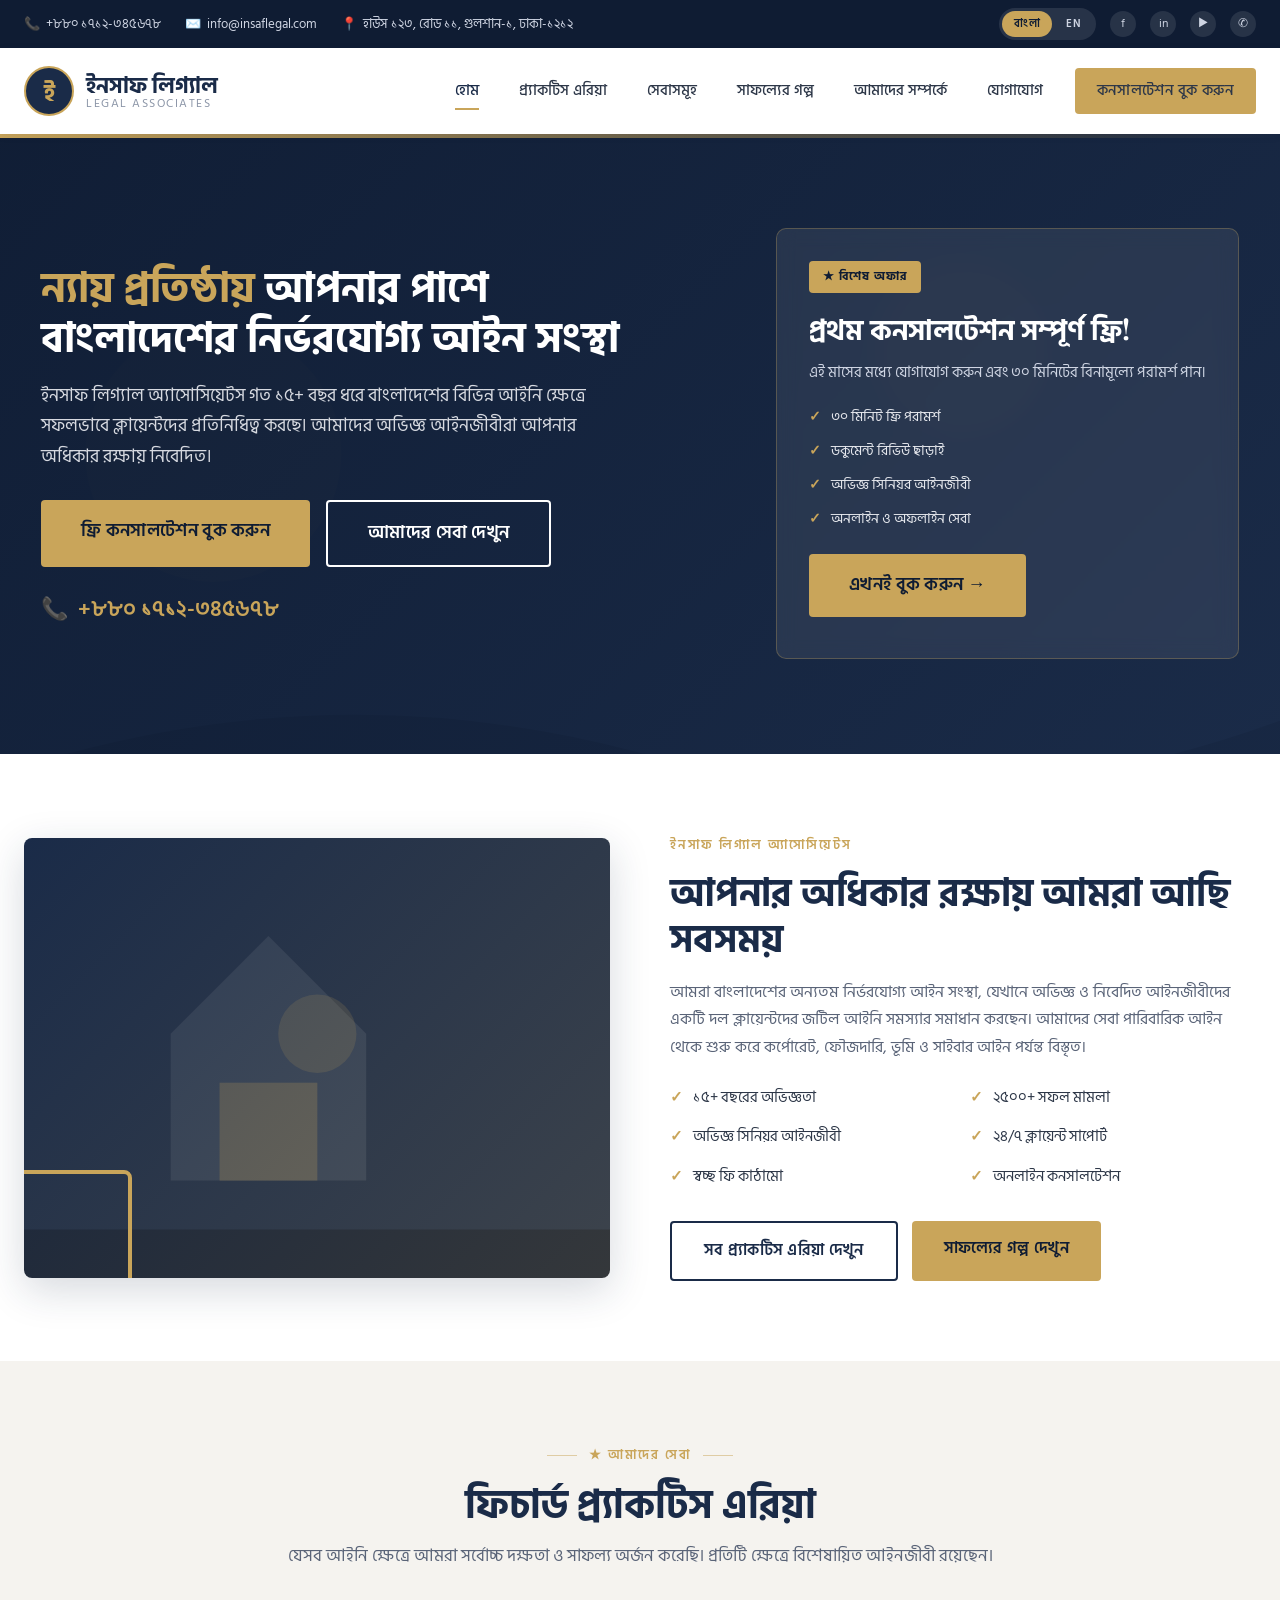
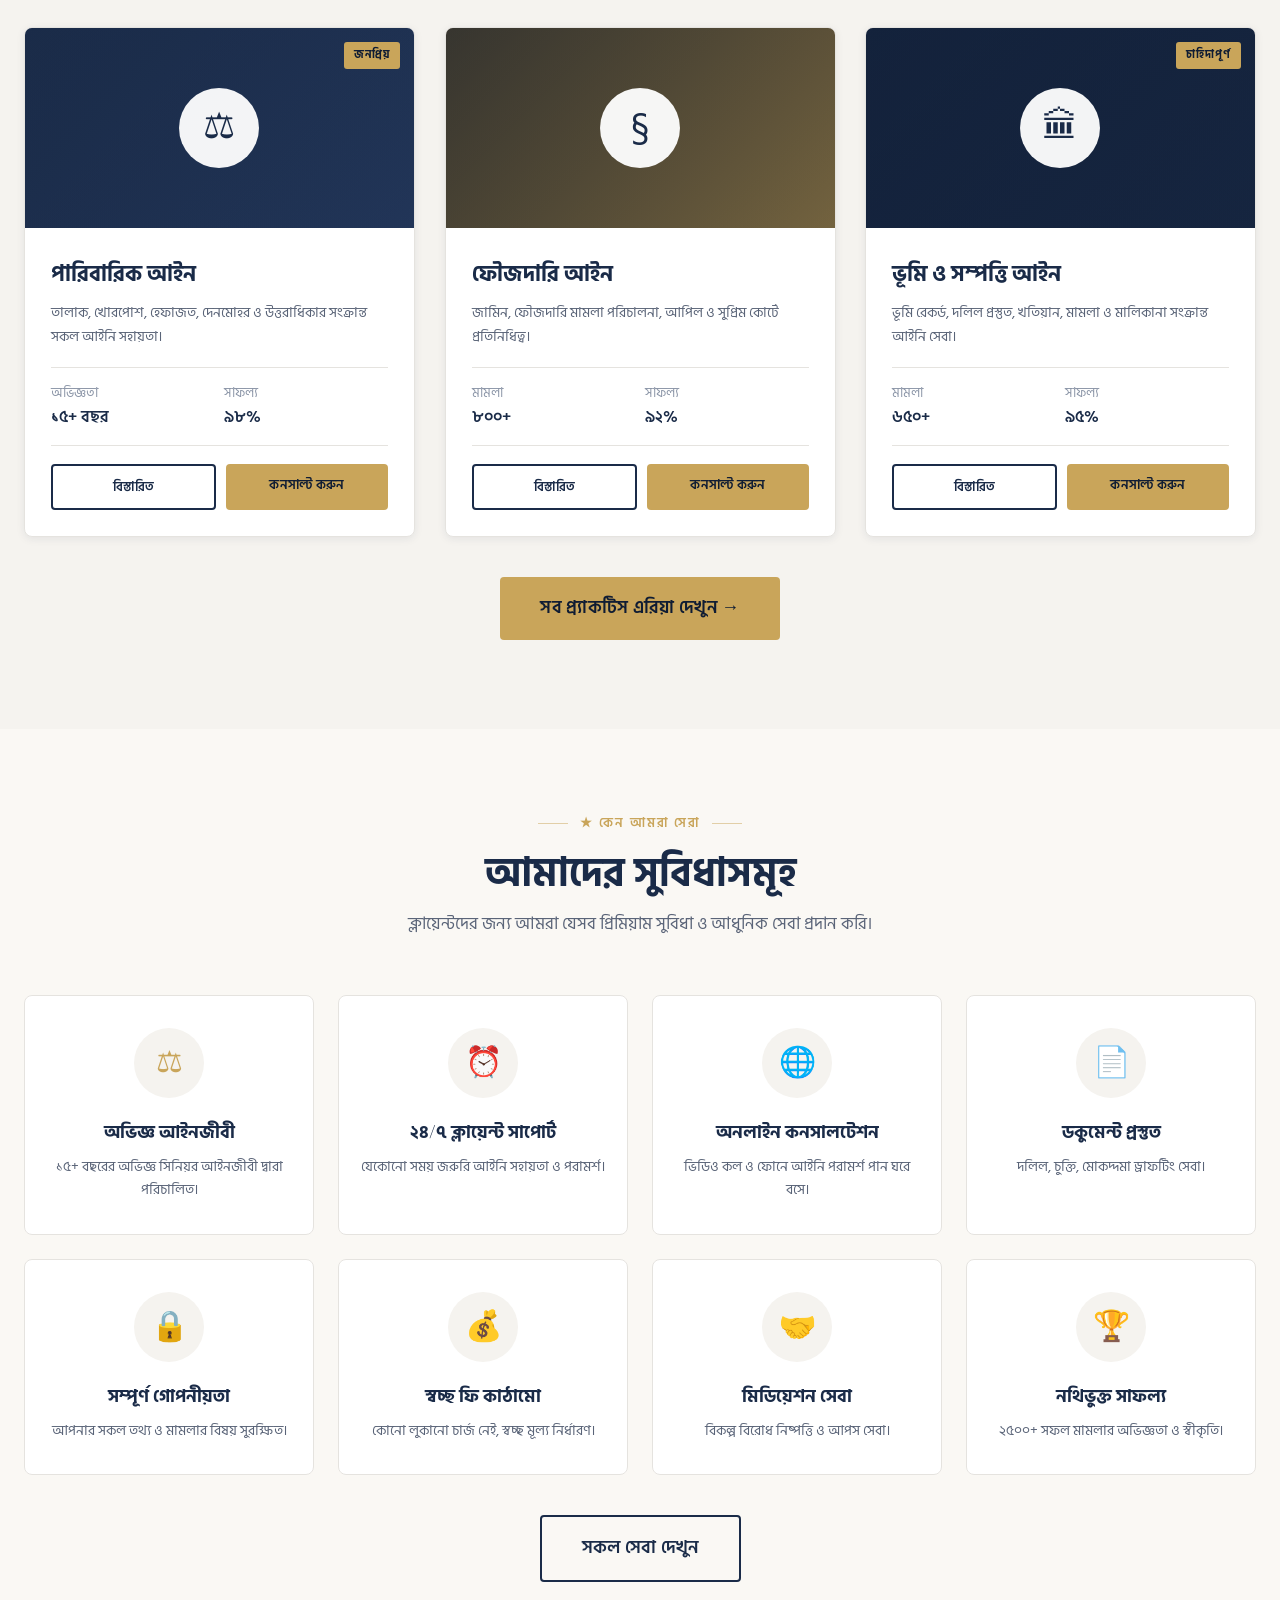
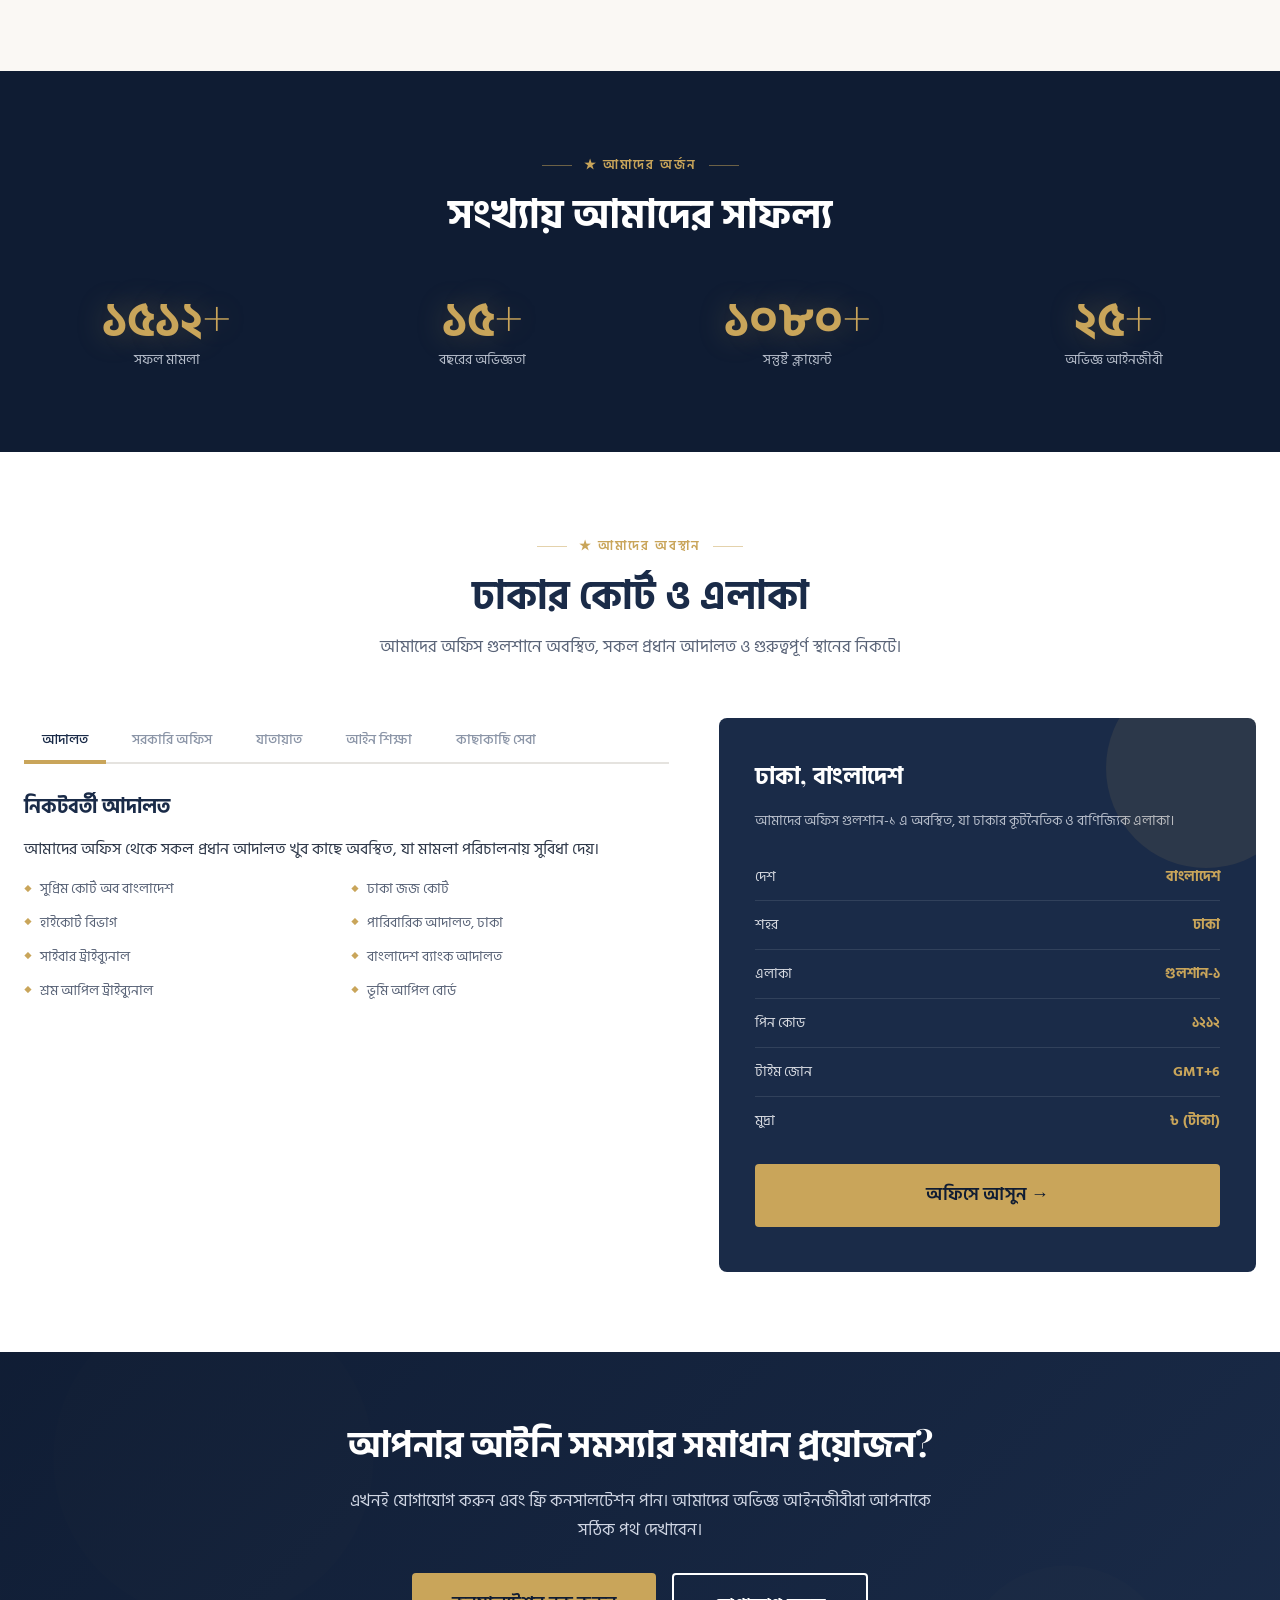
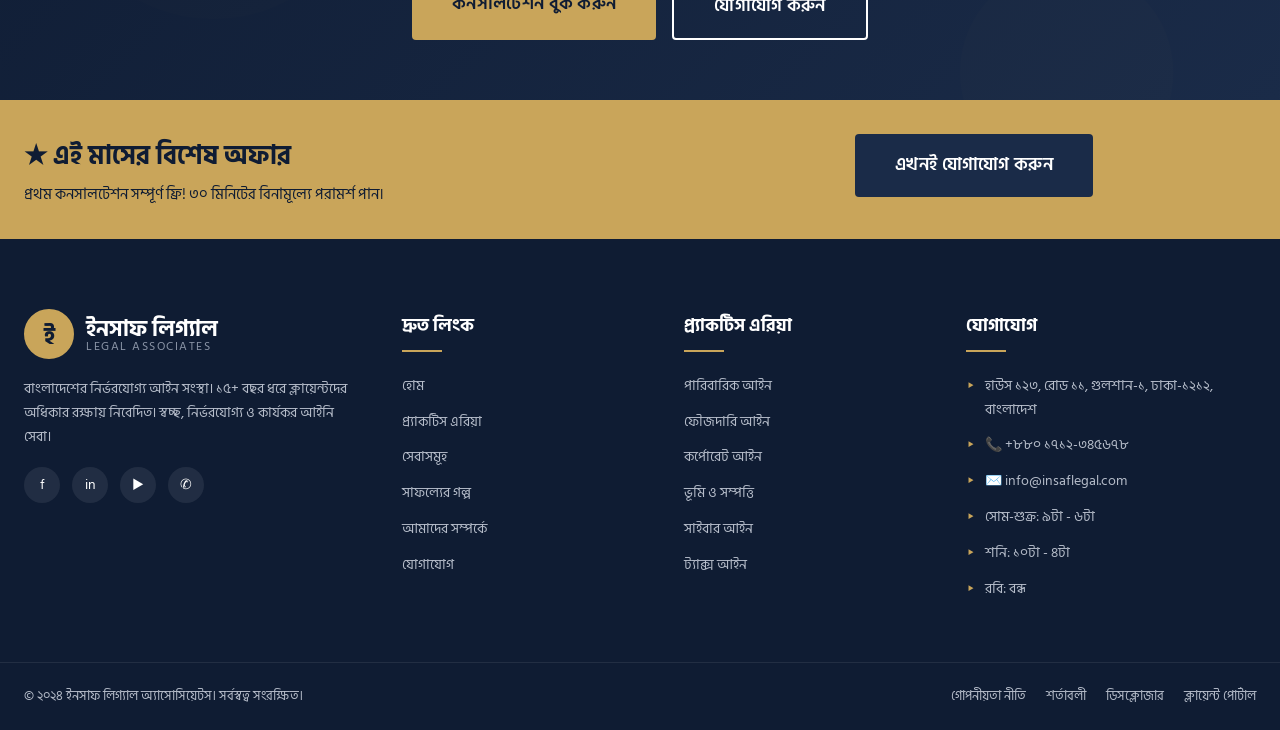
<file: index.html>
<!DOCTYPE html>
<html lang="bn">
<head>
  <meta charset="UTF-8">
  <meta name="viewport" content="width=device-width, initial-scale=1.0">
  <title data-bn="ইনসাফ লিগ্যাল অ্যাসোসিয়েটস | বাংলাদেশের নির্ভরযোগ্য আইন সহায়তা" data-en="Insaf Legal Associates | Trusted Legal Support in Bangladesh">ইনসাফ লিগ্যাল অ্যাসোসিয়েটস | বাংলাদেশের নির্ভরযোগ্য আইন সহায়তা</title>
  <meta name="description" content="ইনসাফ লিগ্যাল অ্যাসোসিয়েটস - ঢাকা ভিত্তিক একটি প্রিমিয়াম আইন সংস্থা।">
  <link rel="preconnect" href="https://fonts.googleapis.com">
  <link rel="preconnect" href="https://fonts.gstatic.com" crossorigin>
  <link href="https://fonts.googleapis.com/css2?family=Hind+Siliguri:wght@400;500;600;700&family=Playfair+Display:wght@600;700&family=Inter:wght@400;500;600;700&display=swap" rel="stylesheet">
  <link rel="stylesheet" href="css/style.css">
</head>
<body class="lang-bn">

  <!-- Top Bar -->
  <div class="topbar">
    <div class="container">
      <div class="topbar-info">
        <span><span class="tb-icon">📞</span> <a href="tel:+8801712345678">+৮৮০ ১৭১২-৩৪৫৬৭৮</a></span>
        <span><span class="tb-icon">✉️</span> <a href="mailto:info@insaflegal.com">info@insaflegal.com</a></span>
        <span><span class="tb-icon">📍</span> হাউস ১২৩, রোড ১১, গুলশান-১, ঢাকা-১২১২</span>
      </div>
      <div style="display:flex; align-items:center; gap:14px;">
        <div class="lang-toggle">
          <button class="active" data-lang="bn">বাংলা</button>
          <button data-lang="en">EN</button>
        </div>
        <div class="topbar-social">
          <a href="#" aria-label="Facebook">f</a>
          <a href="#" aria-label="LinkedIn">in</a>
          <a href="#" aria-label="YouTube">▶</a>
          <a href="#" aria-label="WhatsApp">✆</a>
        </div>
      </div>
    </div>
  </div>

  <!-- Header -->
  <header class="header">
    <div class="container">
      <div class="header-inner">
        <a href="index.html" class="logo">
          <div class="logo-mark">ই</div>
          <div class="logo-text">
            <span class="name">ইনসাফ লিগ্যাল</span>
            <span class="tagline">LEGAL ASSOCIATES</span>
          </div>
        </a>
        <div class="mobile-actions">
          <div class="lang-toggle lang-toggle-mobile">
            <button class="active" data-lang="bn">বাংলা</button>
            <button data-lang="en">EN</button>
          </div>
          <button class="nav-toggle" aria-label="Menu">
            <span></span><span></span><span></span>
          </button>
        </div>
        <nav class="nav">
          <a href="index.html" data-bn="হোম" data-en="Home">হোম</a>
          <a href="practice-areas.html" data-bn="প্র্যাকটিস এরিয়া" data-en="Practice Areas">প্র্যাকটিস এরিয়া</a>
          <a href="services.html" data-bn="সেবাসমূহ" data-en="Services">সেবাসমূহ</a>
          <a href="case-results.html" data-bn="সাফল্যের গল্প" data-en="Case Results">সাফল্যের গল্প</a>
          <a href="about.html" data-bn="আমাদের সম্পর্কে" data-en="About Us">আমাদের সম্পর্কে</a>
          <a href="contact.html" data-bn="যোগাযোগ" data-en="Contact">যোগাযোগ</a>
          <a href="#" class="btn btn-accent" data-modal="consult" data-bn="কনসালটেশন বুক করুন" data-en="Book Consultation">কনসালটেশন বুক করুন</a>
        </nav>
      </div>
    </div>
  </header>

  <!-- Hero -->
  <section class="hero">
    <div class="container">
      <div class="hero-inner">
        <div class="hero-content">
          <h1><span class="hero-line"><span class="accent" data-bn="ন্যায় প্রতিষ্ঠায়" data-en="Justice For You">ন্যায় প্রতিষ্ঠায়</span> <span data-bn="আপনার পাশে" data-en="By Your Side">আপনার পাশে</span></span><span class="hero-line" data-bn="বাংলাদেশের নির্ভরযোগ্য আইন সংস্থা" data-en="Bangladesh's Trusted Law Firm">বাংলাদেশের নির্ভরযোগ্য আইন সংস্থা</span></h1>
          <p data-bn="ইনসাফ লিগ্যাল অ্যাসোসিয়েটস গত ১৫+ বছর ধরে বাংলাদেশের বিভিন্ন আইনি ক্ষেত্রে সফলভাবে ক্লায়েন্টদের প্রতিনিধিত্ব করছে। আমাদের অভিজ্ঞ আইনজীবীরা আপনার অধিকার রক্ষায় নিবেদিত।" data-en="Insaf Legal Associates has been successfully representing clients across Bangladesh's legal fields for 15+ years. Our experienced lawyers are dedicated to protecting your rights.">ইনসাফ লিগ্যাল অ্যাসোসিয়েটস গত ১৫+ বছর ধরে বাংলাদেশের বিভিন্ন আইনি ক্ষেত্রে সফলভাবে ক্লায়েন্টদের প্রতিনিধিত্ব করছে। আমাদের অভিজ্ঞ আইনজীবীরা আপনার অধিকার রক্ষায় নিবেদিত।</p>
          <div class="hero-cta">
            <a href="#" class="btn btn-primary btn-lg" data-modal="consult" data-bn="ফ্রি কনসালটেশন বুক করুন" data-en="Book Free Consultation">ফ্রি কনসালটেশন বুক করুন</a>
            <a href="practice-areas.html" class="btn btn-secondary btn-lg" data-bn="আমাদের সেবা দেখুন" data-en="View Our Services">আমাদের সেবা দেখুন</a>
          </div>
          <div class="hero-phone">
            <span>📞</span> <a href="tel:+8801712345678">+৮৮০ ১৭১২-৩৪৫৬৭৮</a>
          </div>
        </div>
        <div class="hero-promo">
          <span class="badge" data-bn="★ বিশেষ অফার" data-en="★ SPECIAL OFFER">★ বিশেষ অফার</span>
          <h3 data-bn="প্রথম কনসালটেশন সম্পূর্ণ ফ্রি!" data-en="First Consultation Completely FREE!">প্রথম কনসালটেশন সম্পূর্ণ ফ্রি!</h3>
          <p data-bn="এই মাসের মধ্যে যোগাযোগ করুন এবং ৩০ মিনিটের বিনামূল্যে পরামর্শ পান।" data-en="Contact us this month and get a free 30-minute consultation.">এই মাসের মধ্যে যোগাযোগ করুন এবং ৩০ মিনিটের বিনামূল্যে পরামর্শ পান।</p>
          <ul class="features-mini">
            <li data-bn="৩০ মিনিট ফ্রি পরামর্শ" data-en="30-min free consultation">৩০ মিনিট ফ্রি পরামর্শ</li>
            <li data-bn="ডকুমেন্ট রিভিউ ছাড়াই" data-en="No document review fee">ডকুমেন্ট রিভিউ ছাড়াই</li>
            <li data-bn="অভিজ্ঞ সিনিয়র আইনজীবী" data-en="Experienced senior lawyer">অভিজ্ঞ সিনিয়র আইনজীবী</li>
            <li data-bn="অনলাইন ও অফলাইন সেবা" data-en="Online & offline service">অনলাইন ও অফলাইন সেবা</li>
          </ul>
          <a href="#" class="btn btn-primary btn-lg" data-modal="consult" data-bn="এখনই বুক করুন →" data-en="Book Now →">এখনই বুক করুন →</a>
        </div>
      </div>
    </div>
  </section>

  <!-- Welcome Section -->
  <section class="section">
    <div class="container">
      <div class="welcome">
        <div class="welcome-img" data-reveal="fade-right"></div>
        <div class="welcome-content" data-reveal="fade-left">
          <span class="eyebrow" data-bn="ইনসাফ লিগ্যাল অ্যাসোসিয়েটস" data-en="INSAF LEGAL ASSOCIATES">ইনসাফ লিগ্যাল অ্যাসোসিয়েটস</span>
          <h2 data-bn="আপনার অধিকার রক্ষায় আমরা আছি সবসময়" data-en="Always By Your Side To Protect Your Rights">আপনার অধিকার রক্ষায় আমরা আছি সবসময়</h2>
          <p data-bn="আমরা বাংলাদেশের অন্যতম নির্ভরযোগ্য আইন সংস্থা, যেখানে অভিজ্ঞ ও নিবেদিত আইনজীবীদের একটি দল ক্লায়েন্টদের জটিল আইনি সমস্যার সমাধান করছেন। আমাদের সেবা পারিবারিক আইন থেকে শুরু করে কর্পোরেট, ফৌজদারি, ভূমি ও সাইবার আইন পর্যন্ত বিস্তৃত।" data-en="We are one of Bangladesh's most trusted law firms, where a team of experienced and dedicated lawyers resolves clients' complex legal issues. Our services span from family law to corporate, criminal, land, and cyber law.">আমরা বাংলাদেশের অন্যতম নির্ভরযোগ্য আইন সংস্থা, যেখানে অভিজ্ঞ ও নিবেদিত আইনজীবীদের একটি দল ক্লায়েন্টদের জটিল আইনি সমস্যার সমাধান করছেন। আমাদের সেবা পারিবারিক আইন থেকে শুরু করে কর্পোরেট, ফৌজদারি, ভূমি ও সাইবার আইন পর্যন্ত বিস্তৃত।</p>
          <ul class="welcome-features">
            <li data-bn="১৫+ বছরের অভিজ্ঞতা" data-en="15+ years experience">১৫+ বছরের অভিজ্ঞতা</li>
            <li data-bn="২৫০০+ সফল মামলা" data-en="2500+ successful cases">২৫০০+ সফল মামলা</li>
            <li data-bn="অভিজ্ঞ সিনিয়র আইনজীবী" data-en="Experienced senior lawyers">অভিজ্ঞ সিনিয়র আইনজীবী</li>
            <li data-bn="২৪/৭ ক্লায়েন্ট সাপোর্ট" data-en="24/7 client support">২৪/৭ ক্লায়েন্ট সাপোর্ট</li>
            <li data-bn="স্বচ্ছ ফি কাঠামো" data-en="Transparent fee structure">স্বচ্ছ ফি কাঠামো</li>
            <li data-bn="অনলাইন কনসালটেশন" data-en="Online consultation">অনলাইন কনসালটেশন</li>
          </ul>
          <div class="welcome-cta">
            <a href="practice-areas.html" class="btn btn-outline" data-bn="সব প্র্যাকটিস এরিয়া দেখুন" data-en="View All Practice Areas">সব প্র্যাকটিস এরিয়া দেখুন</a>
            <a href="case-results.html" class="btn btn-accent" data-bn="সাফল্যের গল্প দেখুন" data-en="View Case Results">সাফল্যের গল্প দেখুন</a>
          </div>
        </div>
      </div>
    </div>
  </section>

  <!-- Featured Practice Areas -->
  <section class="section section-light">
    <div class="container">
      <div class="section-head" data-reveal="fade-up">
        <span class="eyebrow" data-bn="★ আমাদের সেবা" data-en="★ OUR SERVICES">★ আমাদের সেবা</span>
        <h2 data-bn="ফিচার্ড প্র্যাকটিস এরিয়া" data-en="Featured Practice Areas">ফিচার্ড প্র্যাকটিস এরিয়া</h2>
        <p data-bn="যেসব আইনি ক্ষেত্রে আমরা সর্বোচ্চ দক্ষতা ও সাফল্য অর্জন করেছি। প্রতিটি ক্ষেত্রে বিশেষায়িত আইনজীবী রয়েছেন।" data-en="Areas of law where we have achieved the highest expertise and success. Each area has specialized lawyers.">যেসব আইনি ক্ষেত্রে আমরা সর্বোচ্চ দক্ষতা ও সাফল্য অর্জন করেছি। প্রতিটি ক্ষেত্রে বিশেষায়িত আইনজীবী রয়েছেন।</p>
      </div>
      <div class="cards-grid">

        <div class="practice-card" data-reveal="fade-up" data-delay="1">
          <div class="practice-card-img bg-grad-1">
            <span class="tag" data-bn="জনপ্রিয়" data-en="POPULAR">জনপ্রিয়</span>
            <div class="icon">⚖</div>
          </div>
          <div class="practice-card-body">
            <h3 data-bn="পারিবারিক আইন" data-en="Family Law">পারিবারিক আইন</h3>
            <p data-bn="তালাক, খোরপোশ, হেফাজত, দেনমোহর ও উত্তরাধিকার সংক্রান্ত সকল আইনি সহায়তা।" data-en="All legal assistance for divorce, alimony, custody, dower, and inheritance matters.">তালাক, খোরপোশ, হেফাজত, দেনমোহর ও উত্তরাধিকার সংক্রান্ত সকল আইনি সহায়তা।</p>
            <div class="specs">
              <div data-bn="অভিজ্ঞতা" data-en="Experience"><strong data-bn="১৫+ বছর" data-en="15+ years">১৫+ বছর</strong></div>
              <div data-bn="সাফল্য" data-en="Success"><strong data-bn="৯৮%" data-en="98%">৯৮%</strong></div>
            </div>
            <div class="card-actions">
              <a href="practice-areas.html" class="btn btn-outline btn-sm" data-bn="বিস্তারিত" data-en="Details">বিস্তারিত</a>
              <a href="#" class="btn btn-accent btn-sm" data-modal="consult" data-bn="কনসাল্ট করুন" data-en="Consult">কনসাল্ট করুন</a>
            </div>
          </div>
        </div>

        <div class="practice-card" data-reveal="fade-up" data-delay="2">
          <div class="practice-card-img bg-grad-2">
            <div class="icon">§</div>
          </div>
          <div class="practice-card-body">
            <h3 data-bn="ফৌজদারি আইন" data-en="Criminal Law">ফৌজদারি আইন</h3>
            <p data-bn="জামিন, ফৌজদারি মামলা পরিচালনা, আপিল ও সুপ্রিম কোর্টে প্রতিনিধিত্ব।" data-en="Bail, criminal case management, appeals, and Supreme Court representation.">জামিন, ফৌজদারি মামলা পরিচালনা, আপিল ও সুপ্রিম কোর্টে প্রতিনিধিত্ব।</p>
            <div class="specs">
              <div data-bn="মামলা" data-en="Cases"><strong data-bn="৮০০+" data-en="800+">৮০০+</strong></div>
              <div data-bn="সাফল্য" data-en="Success"><strong data-bn="৯২%" data-en="92%">৯২%</strong></div>
            </div>
            <div class="card-actions">
              <a href="practice-areas.html" class="btn btn-outline btn-sm" data-bn="বিস্তারিত" data-en="Details">বিস্তারিত</a>
              <a href="#" class="btn btn-accent btn-sm" data-modal="consult" data-bn="কনসাল্ট করুন" data-en="Consult">কনসাল্ট করুন</a>
            </div>
          </div>
        </div>

        <div class="practice-card" data-reveal="fade-up" data-delay="3">
          <div class="practice-card-img bg-grad-3">
            <span class="tag" data-bn="চাহিদাপূর্ণ" data-en="HIGH DEMAND">চাহিদাপূর্ণ</span>
            <div class="icon">🏛</div>
          </div>
          <div class="practice-card-body">
            <h3 data-bn="ভূমি ও সম্পত্তি আইন" data-en="Land & Property Law">ভূমি ও সম্পত্তি আইন</h3>
            <p data-bn="ভূমি রেকর্ড, দলিল প্রস্তুত, খতিয়ান, মামলা ও মালিকানা সংক্রান্ত আইনি সেবা।" data-en="Land records, deed preparation, khatian, disputes, and ownership-related legal services.">ভূমি রেকর্ড, দলিল প্রস্তুত, খতিয়ান, মামলা ও মালিকানা সংক্রান্ত আইনি সেবা।</p>
            <div class="specs">
              <div data-bn="মামলা" data-en="Cases"><strong data-bn="৬৫০+" data-en="650+">৬৫০+</strong></div>
              <div data-bn="সাফল্য" data-en="Success"><strong data-bn="৯৫%" data-en="95%">৯৫%</strong></div>
            </div>
            <div class="card-actions">
              <a href="practice-areas.html" class="btn btn-outline btn-sm" data-bn="বিস্তারিত" data-en="Details">বিস্তারিত</a>
              <a href="#" class="btn btn-accent btn-sm" data-modal="consult" data-bn="কনসাল্ট করুন" data-en="Consult">কনসাল্ট করুন</a>
            </div>
          </div>
        </div>

      </div>
      <div style="text-align:center; margin-top: 40px;" data-reveal="zoom-in">
        <a href="practice-areas.html" class="btn btn-primary btn-lg" data-bn="সব প্র্যাকটিস এরিয়া দেখুন →" data-en="View All Practice Areas →">সব প্র্যাকটিস এরিয়া দেখুন →</a>
      </div>
    </div>
  </section>

  <!-- Amenities / Why Choose Us -->
  <section class="section section-cream">
    <div class="container">
      <div class="section-head" data-reveal="fade-up">
        <span class="eyebrow" data-bn="★ কেন আমরা সেরা" data-en="★ WHY CHOOSE US">★ কেন আমরা সেরা</span>
        <h2 data-bn="আমাদের সুবিধাসমূহ" data-en="Our Amenities">আমাদের সুবিধাসমূহ</h2>
        <p data-bn="ক্লায়েন্টদের জন্য আমরা যেসব প্রিমিয়াম সুবিধা ও আধুনিক সেবা প্রদান করি।" data-en="Premium amenities and modern services we provide for our clients.">ক্লায়েন্টদের জন্য আমরা যেসব প্রিমিয়াম সুবিধা ও আধুনিক সেবা প্রদান করি।</p>
      </div>
      <div class="amenities-grid">
        <div class="amenity-item" data-reveal="fade-up" data-delay="1">
          <div class="icon-circle">⚖</div>
          <h4 data-bn="অভিজ্ঞ আইনজীবী" data-en="Experienced Lawyers">অভিজ্ঞ আইনজীবী</h4>
          <p data-bn="১৫+ বছরের অভিজ্ঞ সিনিয়র আইনজীবী দ্বারা পরিচালিত।" data-en="Led by senior lawyers with 15+ years of experience.">১৫+ বছরের অভিজ্ঞ সিনিয়র আইনজীবী দ্বারা পরিচালিত।</p>
        </div>
        <div class="amenity-item" data-reveal="fade-up" data-delay="2">
          <div class="icon-circle">⏰</div>
          <h4 data-bn="২৪/৭ ক্লায়েন্ট সাপোর্ট" data-en="24/7 Client Support">২৪/৭ ক্লায়েন্ট সাপোর্ট</h4>
          <p data-bn="যেকোনো সময় জরুরি আইনি সহায়তা ও পরামর্শ।" data-en="Emergency legal assistance and advice anytime.">যেকোনো সময় জরুরি আইনি সহায়তা ও পরামর্শ।</p>
        </div>
        <div class="amenity-item" data-reveal="fade-up" data-delay="3">
          <div class="icon-circle">🌐</div>
          <h4 data-bn="অনলাইন কনসালটেশন" data-en="Online Consultation">অনলাইন কনসালটেশন</h4>
          <p data-bn="ভিডিও কল ও ফোনে আইনি পরামর্শ পান ঘরে বসে।" data-en="Get legal advice via video call and phone from home.">ভিডিও কল ও ফোনে আইনি পরামর্শ পান ঘরে বসে।</p>
        </div>
        <div class="amenity-item" data-reveal="fade-up" data-delay="4">
          <div class="icon-circle">📄</div>
          <h4 data-bn="ডকুমেন্ট প্রস্তুত" data-en="Document Preparation">ডকুমেন্ট প্রস্তুত</h4>
          <p data-bn="দলিল, চুক্তি, মোকদ্দমা ড্রাফটিং সেবা।" data-en="Deed, contract, and lawsuit drafting services.">দলিল, চুক্তি, মোকদ্দমা ড্রাফটিং সেবা।</p>
        </div>
        <div class="amenity-item" data-reveal="fade-up" data-delay="1">
          <div class="icon-circle">🔒</div>
          <h4 data-bn="সম্পূর্ণ গোপনীয়তা" data-en="Complete Confidentiality">সম্পূর্ণ গোপনীয়তা</h4>
          <p data-bn="আপনার সকল তথ্য ও মামলার বিষয় সুরক্ষিত।" data-en="All your information and case details are protected.">আপনার সকল তথ্য ও মামলার বিষয় সুরক্ষিত।</p>
        </div>
        <div class="amenity-item" data-reveal="fade-up" data-delay="2">
          <div class="icon-circle">💰</div>
          <h4 data-bn="স্বচ্ছ ফি কাঠামো" data-en="Transparent Fee Structure">স্বচ্ছ ফি কাঠামো</h4>
          <p data-bn="কোনো লুকানো চার্জ নেই, স্বচ্ছ মূল্য নির্ধারণ।" data-en="No hidden charges, transparent pricing.">কোনো লুকানো চার্জ নেই, স্বচ্ছ মূল্য নির্ধারণ।</p>
        </div>
        <div class="amenity-item" data-reveal="fade-up" data-delay="3">
          <div class="icon-circle">🤝</div>
          <h4 data-bn="মিডিয়েশন সেবা" data-en="Mediation Service">মিডিয়েশন সেবা</h4>
          <p data-bn="বিকল্প বিরোধ নিষ্পত্তি ও আপস সেবা।" data-en="Alternative dispute resolution and settlement.">বিকল্প বিরোধ নিষ্পত্তি ও আপস সেবা।</p>
        </div>
        <div class="amenity-item" data-reveal="fade-up" data-delay="4">
          <div class="icon-circle">🏆</div>
          <h4 data-bn="নথিভুক্ত সাফল্য" data-en="Documented Success">নথিভুক্ত সাফল্য</h4>
          <p data-bn="২৫০০+ সফল মামলার অভিজ্ঞতা ও স্বীকৃতি।" data-en="Experience of 2500+ successful cases and recognition.">২৫০০+ সফল মামলার অভিজ্ঞতা ও স্বীকৃতি।</p>
        </div>
      </div>
      <div style="text-align:center; margin-top: 40px;" data-reveal="zoom-in">
        <a href="services.html" class="btn btn-outline btn-lg" data-bn="সকল সেবা দেখুন" data-en="View All Services">সকল সেবা দেখুন</a>
      </div>
    </div>
  </section>

  <!-- Stats Section -->
  <section class="section section-dark">
    <div class="container">
      <div class="section-head" data-reveal="fade-up">
        <span class="eyebrow" data-bn="★ আমাদের অর্জন" data-en="★ OUR ACHIEVEMENTS">★ আমাদের অর্জন</span>
        <h2 data-bn="সংখ্যায় আমাদের সাফল্য" data-en="Our Success In Numbers">সংখ্যায় আমাদের সাফল্য</h2>
      </div>
      <div class="stats-row">
        <div class="stat-item" data-reveal="zoom-in" data-delay="1">
          <div class="number" data-count="2500" data-suffix="+">২৫০০+</div>
          <div class="label" data-bn="সফল মামলা" data-en="Successful Cases">সফল মামলা</div>
        </div>
        <div class="stat-item" data-reveal="zoom-in" data-delay="2">
          <div class="number" data-count="15" data-suffix="+">১৫+</div>
          <div class="label" data-bn="বছরের অভিজ্ঞতা" data-en="Years Experience">বছরের অভিজ্ঞতা</div>
        </div>
        <div class="stat-item" data-reveal="zoom-in" data-delay="3">
          <div class="number" data-count="1800" data-suffix="+">১৮০০+</div>
          <div class="label" data-bn="সন্তুষ্ট ক্লায়েন্ট" data-en="Satisfied Clients">সন্তুষ্ট ক্লায়েন্ট</div>
        </div>
        <div class="stat-item" data-reveal="zoom-in" data-delay="4">
          <div class="number" data-count="25" data-suffix="+">২৫+</div>
          <div class="label" data-bn="অভিজ্ঞ আইনজীবী" data-en="Experienced Lawyers">অভিজ্ঞ আইনজীবী</div>
        </div>
      </div>
    </div>
  </section>

  <!-- The Area Section -->
  <section class="section">
    <div class="container">
      <div class="section-head" data-reveal="fade-up">
        <span class="eyebrow" data-bn="★ আমাদের অবস্থান" data-en="★ OUR LOCATION">★ আমাদের অবস্থান</span>
        <h2 data-bn="ঢাকার কোর্ট ও এলাকা" data-en="Dhaka Courts & Area">ঢাকার কোর্ট ও এলাকা</h2>
        <p data-bn="আমাদের অফিস গুলশানে অবস্থিত, সকল প্রধান আদালত ও গুরুত্বপূর্ণ স্থানের নিকটে।" data-en="Our office is located in Gulshan, near all major courts and important places.">আমাদের অফিস গুলশানে অবস্থিত, সকল প্রধান আদালত ও গুরুত্বপূর্ণ স্থানের নিকটে।</p>
      </div>
      <div class="area-grid">
        <div data-reveal="fade-right">
          <div class="area-tabs">
            <button class="area-tab active" data-tab="courts" data-bn="আদালত" data-en="Courts">আদালত</button>
            <button class="area-tab" data-tab="govt" data-bn="সরকারি অফিস" data-en="Govt Offices">সরকারি অফিস</button>
            <button class="area-tab" data-tab="transport" data-bn="যাতায়াত" data-en="Transport">যাতায়াত</button>
            <button class="area-tab" data-tab="education" data-bn="আইন শিক্ষা" data-en="Legal Education">আইন শিক্ষা</button>
            <button class="area-tab" data-tab="dining" data-bn="কাছাকাছি সেবা" data-en="Nearby Services">কাছাকাছি সেবা</button>
          </div>

          <div class="area-panel active" id="panel-courts">
            <h4 data-bn="নিকটবর্তী আদালত" data-en="Nearby Courts">নিকটবর্তী আদালত</h4>
            <p data-bn="আমাদের অফিস থেকে সকল প্রধান আদালত খুব কাছে অবস্থিত, যা মামলা পরিচালনায় সুবিধা দেয়।" data-en="All major courts are very close to our office, which facilitates case management.">আমাদের অফিস থেকে সকল প্রধান আদালত খুব কাছে অবস্থিত, যা মামলা পরিচালনায় সুবিধা দেয়।</p>
            <ul>
              <li data-bn="সুপ্রিম কোর্ট অব বাংলাদেশ" data-en="Supreme Court of Bangladesh">সুপ্রিম কোর্ট অব বাংলাদেশ</li>
              <li data-bn="ঢাকা জজ কোর্ট" data-en="Dhaka Judge Court">ঢাকা জজ কোর্ট</li>
              <li data-bn="হাইকোর্ট বিভাগ" data-en="High Court Division">হাইকোর্ট বিভাগ</li>
              <li data-bn="পারিবারিক আদালত, ঢাকা" data-en="Family Court, Dhaka">পারিবারিক আদালত, ঢাকা</li>
              <li data-bn="সাইবার ট্রাইব্যুনাল" data-en="Cyber Tribunal">সাইবার ট্রাইব্যুনাল</li>
              <li data-bn="বাংলাদেশ ব্যাংক আদালত" data-en="Bangladesh Bank Court">বাংলাদেশ ব্যাংক আদালত</li>
              <li data-bn="শ্রম আপিল ট্রাইব্যুনাল" data-en="Labor Appeal Tribunal">শ্রম আপিল ট্রাইব্যুনাল</li>
              <li data-bn="ভূমি আপিল বোর্ড" data-en="Land Appeal Board">ভূমি আপিল বোর্ড</li>
            </ul>
          </div>

          <div class="area-panel" id="panel-govt">
            <h4 data-bn="সরকারি অফিস" data-en="Government Offices">সরকারি অফিস</h4>
            <p data-bn="মামলা সংক্রান্ত সকল সরকারি অফিসের সাথে সরাসরি যোগাযোগ ও কাজ।" data-en="Direct contact and work with all government offices related to cases.">মামলা সংক্রান্ত সকল সরকারি অফিসের সাথে সরাসরি যোগাযোগ ও কাজ।</p>
            <ul>
              <li data-bn="ভূমি রেকর্ড অধিদপ্তর" data-en="Land Record Directorate">ভূমি রেকর্ড অধিদপ্তর</li>
              <li data-bn="এস এ আর ও এস এ আর অফিস" data-en="SAO & SAR Office">এস এ আর ও এস এ আর অফিস</li>
              <li data-bn="নিবন্ধন অধিদপ্তর" data-en="Registration Directorate">নিবন্ধন অধিদপ্তর</li>
              <li data-bn="আয়কর অঞ্চল অফিস" data-en="Tax Zone Office">আয়কর অঞ্চল অফিস</li>
              <li data-bn="আরজেএসসি (রেজিস্ট্রার অব জয়েন্ট স্টক)" data-en="RJSC (Registrar of Joint Stock)">আরজেএসসি (রেজিস্ট্রার অব জয়েন্ট স্টক)</li>
              <li data-bn="বাংলাদেশ ব্যাংক" data-en="Bangladesh Bank">বাংলাদেশ ব্যাংক</li>
              <li data-bn="পাসপোর্ট অফিস" data-en="Passport Office">পাসপোর্ট অফিস</li>
              <li data-bn="নাগরিক সেবা কেন্দ্র" data-en="Citizen Service Center">নাগরিক সেবা কেন্দ্র</li>
            </ul>
          </div>

          <div class="area-panel" id="panel-transport">
            <h4 data-bn="যাতায়াত ব্যবস্থা" data-en="Transportation">যাতায়াত ব্যবস্থা</h4>
            <p data-bn="আমাদের অফিসে আসা যায় সকল ধরনের যানবাহনে। পার্কিং সুবিধা উপলব্ধ।" data-en="Our office can be reached by all types of vehicles. Parking facility available.">আমাদের অফিসে আসা যায় সকল ধরনের যানবাহনে। পার্কিং সুবিধা উপলব্ধ।</p>
            <ul>
              <li data-bn="গুলশান-১ সার্কেল" data-en="Gulshan-1 Circle">গুলশান-১ সার্কেল</li>
              <li data-bn="বনানী মেট্রো স্টেশন" data-en="Banani Metro Station">বনানী মেট্রো স্টেশন</li>
              <li data-bn="শহীদ জাহাঙ্গীর গেট" data-en="Shaheed Jahangir Gate">শহীদ জাহাঙ্গীর গেট</li>
              <li data-bn="উত্তরা মেট্রো স্টেশন" data-en="Uttara Metro Station">উত্তরা মেট্রো স্টেশন</li>
              <li data-bn="বিমানবন্দর হাইওয়ে" data-en="Airport Highway">বিমানবন্দর হাইওয়ে</li>
              <li data-bn="গুলিস্তান থেকে ১৫ মিনিট" data-en="15 minutes from Gulistan">গুলিস্তান থেকে ১৫ মিনিট</li>
              <li data-bn="উবার/পাঠাও সেবা" data-en="Uber/Pathao service">উবার/পাঠাও সেবা</li>
              <li data-bn="প্রাইভেট পার্কিং" data-en="Private parking">প্রাইভেট পার্কিং</li>
            </ul>
          </div>

          <div class="area-panel" id="panel-education">
            <h4 data-bn="আইন শিক্ষা প্রতিষ্ঠান" data-en="Legal Education Institutions">আইন শিক্ষা প্রতিষ্ঠান</h4>
            <p data-bn="আইন শিক্ষার প্রতিষ্ঠান ও বার কাউন্সিলের সাথে যোগাযোগ।" data-en="Contact with legal education institutions and bar council.">আইন শিক্ষার প্রতিষ্ঠান ও বার কাউন্সিলের সাথে যোগাযোগ।</p>
            <ul>
              <li data-bn="ঢাকা বিশ্ববিদ্যালয় আইন বিভাগ" data-en="Dhaka University Law Department">ঢাকা বিশ্ববিদ্যালয় আইন বিভাগ</li>
              <li data-bn="বাংলাদেশ বার কাউন্সিল" data-en="Bangladesh Bar Council">বাংলাদেশ বার কাউন্সিল</li>
              <li data-bn="ঢাকা বার অ্যাসোসিয়েশন" data-en="Dhaka Bar Association">ঢাকা বার অ্যাসোসিয়েশন</li>
              <li data-bn="ইন্টারন্যাশনাল ইসলামিক ইউনিভার্সিটি" data-en="International Islamic University">ইন্টারন্যাশনাল ইসলামিক ইউনিভার্সিটি</li>
              <li data-bn="ইস্ট ওয়েস্ট ইউনিভার্সিটি" data-en="East West University">ইস্ট ওয়েস্ট ইউনিভার্সিটি</li>
              <li data-bn="নর্থ সাউথ ইউনিভার্সিটি" data-en="North South University">নর্থ সাউথ ইউনিভার্সিটি</li>
              <li data-bn="BRAC বিশ্ববিদ্যালয়" data-en="BRAC University">BRAC বিশ্ববিদ্যালয়</li>
              <li data-bn="ঢাকা ইন্টারন্যাশনাল ইউনিভার্সিটি" data-en="Dhaka International University">ঢাকা ইন্টারন্যাশনাল ইউনিভার্সিটি</li>
            </ul>
          </div>

          <div class="area-panel" id="panel-dining">
            <h4 data-bn="কাছাকাছি সেবা" data-en="Nearby Services">কাছাকাছি সেবা</h4>
            <p data-bn="ক্লায়েন্টদের জন্য কাছেই রয়েছে বিভিন্ন সেবা ও ক্যাফে।" data-en="Various services and cafes nearby for clients.">ক্লায়েন্টদের জন্য কাছেই রয়েছে বিভিন্ন সেবা ও ক্যাফে।</p>
            <ul>
              <li data-bn="গুলশান ক্লাব" data-en="Gulshan Club">গুলশান ক্লাব</li>
              <li data-bn="বনানী ক্লাব" data-en="Banani Club">বনানী ক্লাব</li>
              <li data-bn="আগ্রাবাদ ক্যাফে" data-en="Agrabadi Cafe">আগ্রাবাদ ক্যাফে</li>
              <li data-bn="নর্দা ক্যাফে" data-en="Norda Cafe">নর্দা ক্যাফে</li>
              <li data-bn="কমিউনিটি সেন্টার" data-en="Community Center">কমিউনিটি সেন্টার</li>
              <li data-bn="নোটারি পাবলিক অফিস" data-en="Notary Public Office">নোটারি পাবলিক অফিস</li>
              <li data-bn="ব্যাংক ও এটিএম" data-en="Banks & ATMs">ব্যাংক ও এটিএম</li>
              <li data-bn="ফটোকপি ও স্ক্যান সেবা" data-en="Photocopy & scan service">ফটোকপি ও স্ক্যান সেবা</li>
            </ul>
          </div>
        </div>

        <div class="area-info-card" data-reveal="fade-left">
          <h3 data-bn="ঢাকা, বাংলাদেশ" data-en="Dhaka, Bangladesh">ঢাকা, বাংলাদেশ</h3>
          <p data-bn="আমাদের অফিস গুলশান-১ এ অবস্থিত, যা ঢাকার কূটনৈতিক ও বাণিজ্যিক এলাকা।" data-en="Our office is located in Gulshan-1, the diplomatic and commercial area of Dhaka.">আমাদের অফিস গুলশান-১ এ অবস্থিত, যা ঢাকার কূটনৈতিক ও বাণিজ্যিক এলাকা।</p>
          <div class="info-row"><span data-bn="দেশ" data-en="Country">দেশ</span><strong data-bn="বাংলাদেশ" data-en="Bangladesh">বাংলাদেশ</strong></div>
          <div class="info-row"><span data-bn="শহর" data-en="City">শহর</span><strong data-bn="ঢাকা" data-en="Dhaka">ঢাকা</strong></div>
          <div class="info-row"><span data-bn="এলাকা" data-en="Area">এলাকা</span><strong data-bn="গুলশান-১" data-en="Gulshan-1">গুলশান-১</strong></div>
          <div class="info-row"><span data-bn="পিন কোড" data-en="Pin Code">পিন কোড</span><strong data-bn="১২১২" data-en="1212">১২১২</strong></div>
          <div class="info-row"><span data-bn="টাইম জোন" data-en="Time Zone">টাইম জোন</span><strong>GMT+6</strong></div>
          <div class="info-row"><span data-bn="মুদ্রা" data-en="Currency">মুদ্রা</span><strong data-bn="৳ (টাকা)" data-en="৳ (Taka)">৳ (টাকা)</strong></div>
          <a href="contact.html" class="btn btn-accent btn-lg" style="margin-top: 20px; width: 100%;" data-bn="অফিসে আসুন →" data-en="Visit Office →">অফিসে আসুন →</a>
        </div>
      </div>
    </div>
  </section>

  <!-- CTA Banner -->
  <section class="cta-banner">
    <div class="container" data-reveal="zoom-in">
      <h2 data-bn="আপনার আইনি সমস্যার সমাধান প্রয়োজন?" data-en="Need Solution For Your Legal Problem?">আপনার আইনি সমস্যার সমাধান প্রয়োজন?</h2>
      <p data-bn="এখনই যোগাযোগ করুন এবং ফ্রি কনসালটেশন পান। আমাদের অভিজ্ঞ আইনজীবীরা আপনাকে সঠিক পথ দেখাবেন।" data-en="Contact us now and get a free consultation. Our experienced lawyers will guide you the right way.">এখনই যোগাযোগ করুন এবং ফ্রি কনসালটেশন পান। আমাদের অভিজ্ঞ আইনজীবীরা আপনাকে সঠিক পথ দেখাবেন।</p>
      <div class="hero-cta">
        <a href="#" class="btn btn-primary btn-lg" data-modal="consult" data-bn="কনসালটেশন বুক করুন" data-en="Book Consultation">কনসালটেশন বুক করুন</a>
        <a href="contact.html" class="btn btn-secondary btn-lg" data-bn="যোগাযোগ করুন" data-en="Contact Us">যোগাযোগ করুন</a>
      </div>
    </div>
  </section>

  <!-- Special Offers Strip -->
  <section class="offers-strip">
    <div class="container">
      <div class="offers-inner">
        <div data-reveal="fade-right">
          <h3 data-bn="★ এই মাসের বিশেষ অফার" data-en="★ THIS MONTH'S SPECIAL OFFER">★ এই মাসের বিশেষ অফার</h3>
          <p data-bn="প্রথম কনসালটেশন সম্পূর্ণ ফ্রি! ৩০ মিনিটের বিনামূল্যে পরামর্শ পান।" data-en="First consultation completely free! Get a free 30-minute consultation.">প্রথম কনসালটেশন সম্পূর্ণ ফ্রি! ৩০ মিনিটের বিনামূল্যে পরামর্শ পান।</p>
        </div>
        <div data-reveal="fade-left">
          <a href="#" class="btn btn-lg" data-modal="consult" data-bn="এখনই যোগাযোগ করুন" data-en="Contact Us Now">এখনই যোগাযোগ করুন</a>
        </div>
      </div>
    </div>
  </section>

  <!-- Footer -->
  <footer class="footer">
    <div class="container">
      <div class="footer-grid">
        <div class="footer-col">
          <a href="index.html" class="logo">
            <div class="logo-mark">ই</div>
            <div class="logo-text">
              <span class="name">ইনসাফ লিগ্যাল</span>
              <span class="tagline">LEGAL ASSOCIATES</span>
            </div>
          </a>
          <p data-bn="বাংলাদেশের নির্ভরযোগ্য আইন সংস্থা। ১৫+ বছর ধরে ক্লায়েন্টদের অধিকার রক্ষায় নিবেদিত। স্বচ্ছ, নির্ভরযোগ্য ও কার্যকর আইনি সেবা।" data-en="Bangladesh's trusted law firm. Dedicated to protecting clients' rights for 15+ years. Transparent, reliable, and effective legal services.">বাংলাদেশের নির্ভরযোগ্য আইন সংস্থা। ১৫+ বছর ধরে ক্লায়েন্টদের অধিকার রক্ষায় নিবেদিত। স্বচ্ছ, নির্ভরযোগ্য ও কার্যকর আইনি সেবা।</p>
          <div class="footer-social">
            <a href="#">f</a><a href="#">in</a><a href="#">▶</a><a href="#">✆</a>
          </div>
        </div>

        <div class="footer-col">
          <h4 data-bn="দ্রুত লিংক" data-en="Quick Links">দ্রুত লিংক</h4>
          <ul>
            <li><a href="index.html" data-bn="হোম" data-en="Home">হোম</a></li>
            <li><a href="practice-areas.html" data-bn="প্র্যাকটিস এরিয়া" data-en="Practice Areas">প্র্যাকটিস এরিয়া</a></li>
            <li><a href="services.html" data-bn="সেবাসমূহ" data-en="Services">সেবাসমূহ</a></li>
            <li><a href="case-results.html" data-bn="সাফল্যের গল্প" data-en="Case Results">সাফল্যের গল্প</a></li>
            <li><a href="about.html" data-bn="আমাদের সম্পর্কে" data-en="About Us">আমাদের সম্পর্কে</a></li>
            <li><a href="contact.html" data-bn="যোগাযোগ" data-en="Contact">যোগাযোগ</a></li>
          </ul>
        </div>

        <div class="footer-col">
          <h4 data-bn="প্র্যাকটিস এরিয়া" data-en="Practice Areas">প্র্যাকটিস এরিয়া</h4>
          <ul>
            <li><a href="practice-areas.html" data-bn="পারিবারিক আইন" data-en="Family Law">পারিবারিক আইন</a></li>
            <li><a href="practice-areas.html" data-bn="ফৌজদারি আইন" data-en="Criminal Law">ফৌজদারি আইন</a></li>
            <li><a href="practice-areas.html" data-bn="কর্পোরেট আইন" data-en="Corporate Law">কর্পোরেট আইন</a></li>
            <li><a href="practice-areas.html" data-bn="ভূমি ও সম্পত্তি" data-en="Land & Property">ভূমি ও সম্পত্তি</a></li>
            <li><a href="practice-areas.html" data-bn="সাইবার আইন" data-en="Cyber Law">সাইবার আইন</a></li>
            <li><a href="practice-areas.html" data-bn="ট্যাক্স আইন" data-en="Tax Law">ট্যাক্স আইন</a></li>
          </ul>
        </div>

        <div class="footer-col">
          <h4 data-bn="যোগাযোগ" data-en="Contact">যোগাযোগ</h4>
          <ul class="footer-contact">
            <li data-bn="হাউস ১২৩, রোড ১১, গুলশান-১, ঢাকা-১২১২, বাংলাদেশ" data-en="House 123, Road 11, Gulshan-1, Dhaka-1212, Bangladesh">হাউস ১২৩, রোড ১১, গুলশান-১, ঢাকা-১২১২, বাংলাদেশ</li>
            <li><a href="tel:+8801712345678">📞 +৮৮০ ১৭১২-৩৪৫৬৭৮</a></li>
            <li><a href="mailto:info@insaflegal.com">✉️ info@insaflegal.com</a></li>
            <li data-bn="সোম-শুক্র: ৯টা - ৬টা" data-en="Mon-Fri: 9AM - 6PM">সোম-শুক্র: ৯টা - ৬টা</li>
            <li data-bn="শনি: ১০টা - ৪টা" data-en="Sat: 10AM - 4PM">শনি: ১০টা - ৪টা</li>
            <li data-bn="রবি: বন্ধ" data-en="Sun: Closed">রবি: বন্ধ</li>
          </ul>
        </div>
      </div>
    </div>
    <div class="footer-bottom">
      <div class="container" style="display: flex; justify-content: space-between; align-items: center; flex-wrap: wrap; gap: 14px; width: 100%;">
        <span data-bn="© ২০২৪ ইনসাফ লিগ্যাল অ্যাসোসিয়েটস। সর্বস্বত্ব সংরক্ষিত।" data-en="© 2024 Insaf Legal Associates. All Rights Reserved.">© ২০২৪ ইনসাফ লিগ্যাল অ্যাসোসিয়েটস। সর্বস্বত্ব সংরক্ষিত।</span>
        <div class="footer-bottom-links">
          <a href="#" data-bn="গোপনীয়তা নীতি" data-en="Privacy Policy">গোপনীয়তা নীতি</a>
          <a href="#" data-bn="শর্তাবলী" data-en="Terms">শর্তাবলী</a>
          <a href="#" data-bn="ডিসক্লোজার" data-en="Disclosures">ডিসক্লোজার</a>
          <a href="#" data-bn="ক্লায়েন্ট পোর্টাল" data-en="Client Portal">ক্লায়েন্ট পোর্টাল</a>
        </div>
      </div>
    </div>
  </footer>

  <!-- Consultation Modal -->
  <div class="modal-overlay" id="consultModal">
    <div class="modal">
      <button class="modal-close">✕</button>
      <h3 data-bn="ফ্রি কনসালটেশন বুক করুন" data-en="Book Free Consultation">ফ্রি কনসালটেশন বুক করুন</h3>
      <p data-bn="নিচের ফর্ম পূরণ করুন, আমরা ২৪ ঘণ্টার মধ্যে যোগাযোগ করব।" data-en="Fill out the form below, we'll contact you within 24 hours.">নিচের ফর্ম পূরণ করুন, আমরা ২৪ ঘণ্টার মধ্যে যোগাযোগ করব।</p>
      <form id="modalForm">
        <div class="form-field">
          <label data-bn="নাম" data-en="Name">নাম <span class="req">*</span></label>
          <input type="text" name="name" required data-placeholder-bn="আপনার পূর্ণ নাম" data-placeholder-en="Your full name" placeholder="আপনার পূর্ণ নাম">
        </div>
        <div class="form-row">
          <div class="form-field">
            <label data-bn="ফোন" data-en="Phone">ফোন <span class="req">*</span></label>
            <input type="tel" name="phone" required data-placeholder-bn="০১XXX-XXXXXX" data-placeholder-en="01XXX-XXXXXX" placeholder="০১XXX-XXXXXX">
          </div>
          <div class="form-field">
            <label data-bn="ইমেইল" data-en="Email">ইমেইল</label>
            <input type="email" name="email" data-placeholder-bn="আপনার ইমেইল" data-placeholder-en="Your email" placeholder="আপনার ইমেইল">
          </div>
        </div>
        <div class="form-field">
          <label data-bn="প্র্যাকটিস এরিয়া" data-en="Practice Area">প্র্যাকটিস এরিয়া</label>
          <select name="practice">
            <option data-bn="পারিবারিক আইন" data-en="Family Law">পারিবারিক আইন</option>
            <option data-bn="ফৌজদারি আইন" data-en="Criminal Law">ফৌজদারি আইন</option>
            <option data-bn="কর্পোরেট আইন" data-en="Corporate Law">কর্পোরেট আইন</option>
            <option data-bn="ভূমি ও সম্পত্তি" data-en="Land & Property">ভূমি ও সম্পত্তি</option>
            <option data-bn="সাইবার আইন" data-en="Cyber Law">সাইবার আইন</option>
            <option data-bn="ট্যাক্স আইন" data-en="Tax Law">ট্যাক্স আইন</option>
            <option data-bn="অন্যান্য" data-en="Other">অন্যান্য</option>
          </select>
        </div>
        <div class="form-field">
          <label data-bn="সংক্ষেপে সমস্যা" data-en="Brief Problem">সংক্ষেপে সমস্যা</label>
          <textarea name="message" data-placeholder-bn="আপনার আইনি সমস্যা সংক্ষেপে লিখুন" data-placeholder-en="Briefly describe your legal problem" placeholder="আপনার আইনি সমস্যা সংক্ষেপে লিখুন"></textarea>
        </div>
        <button type="submit" class="btn btn-accent btn-lg" style="width: 100%;" data-bn="বুক করুন" data-en="Book Now">বুক করুন</button>
      </form>
    </div>
  </div>

  <script src="js/script.js"></script>
</body>
</html>
</file>
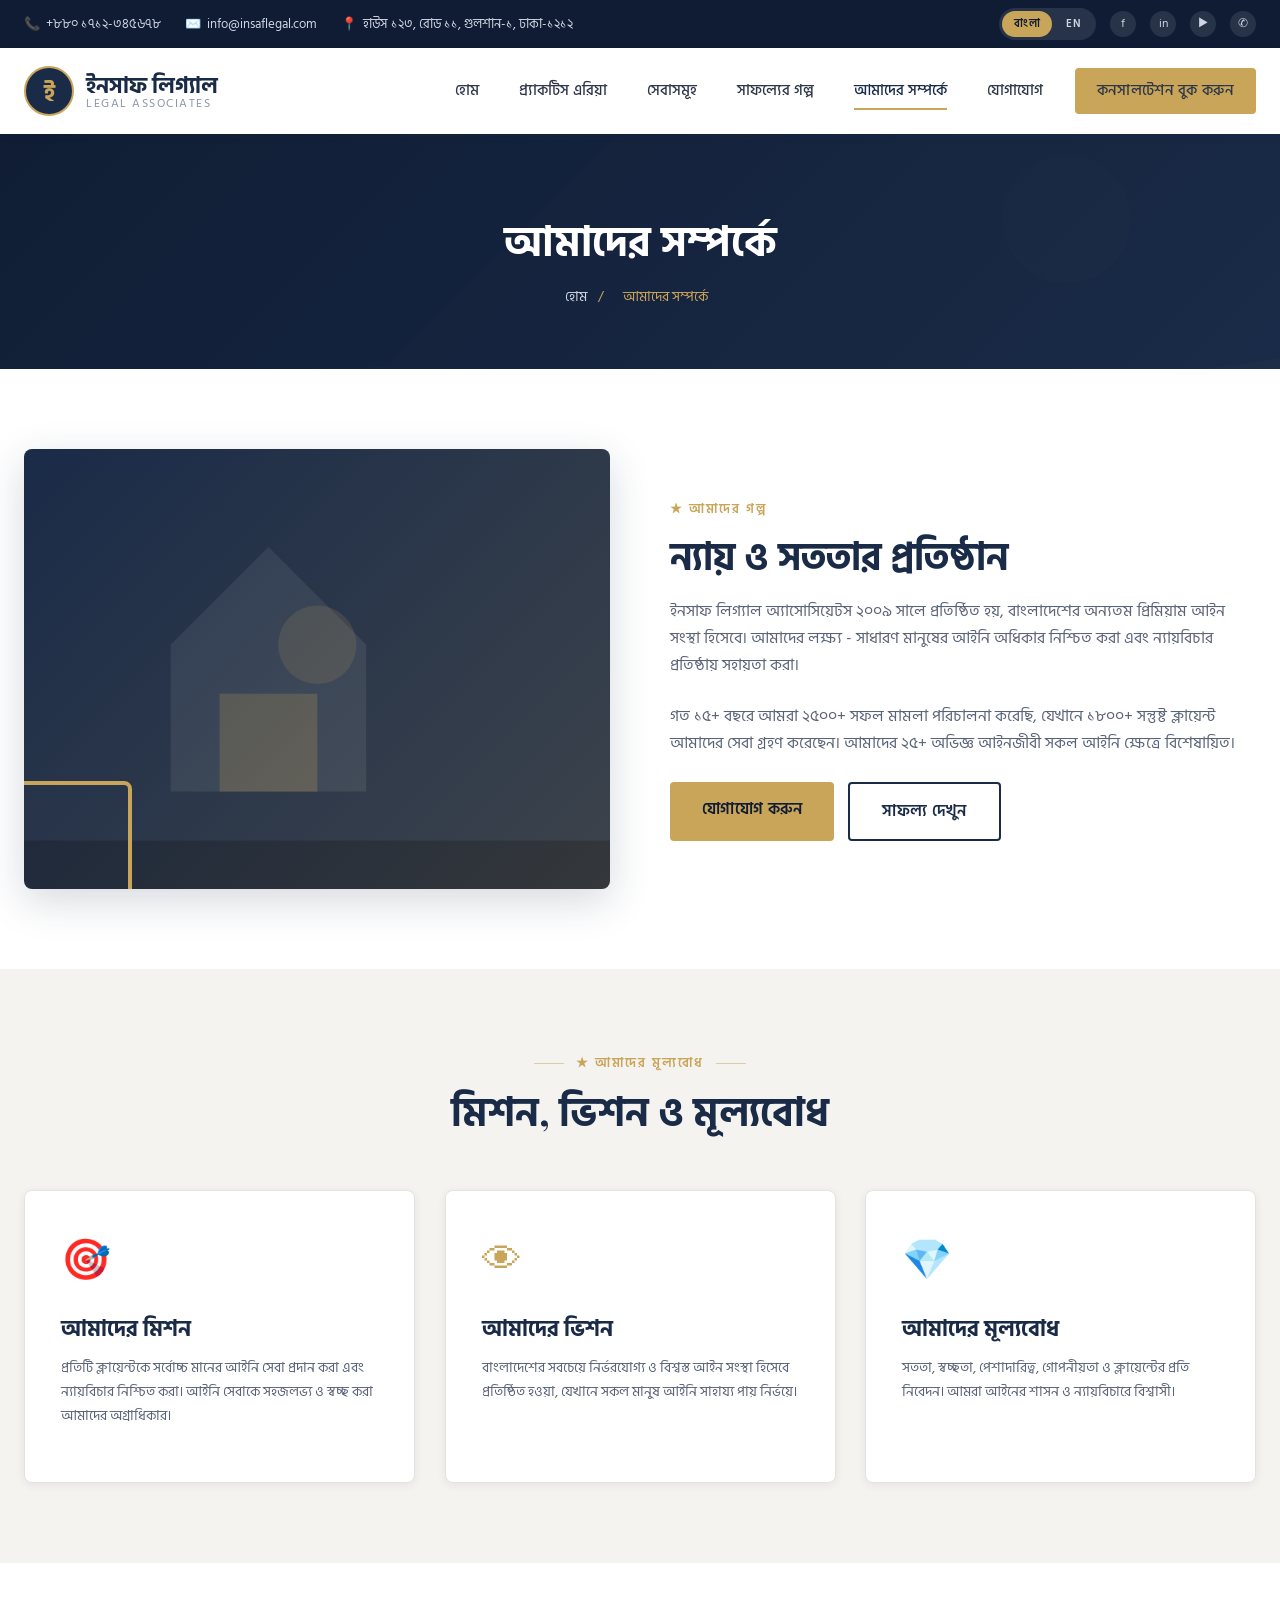
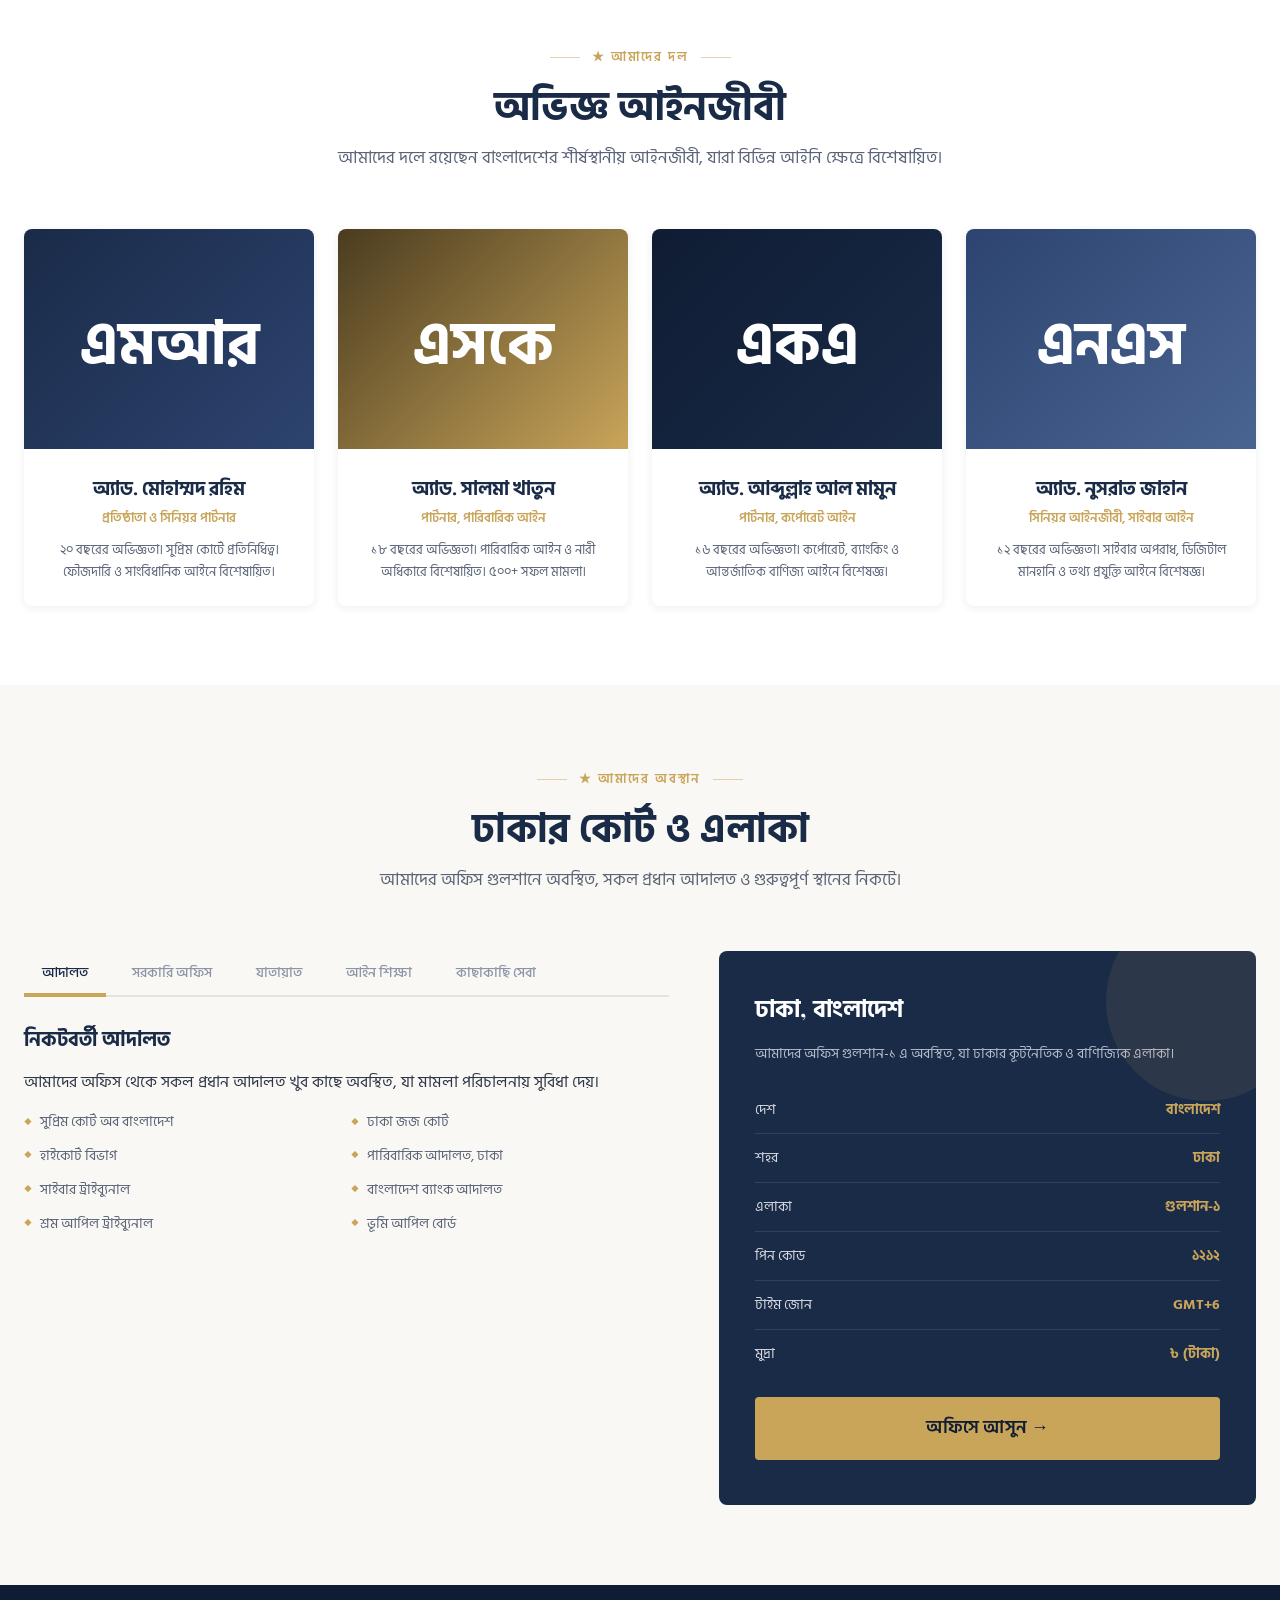
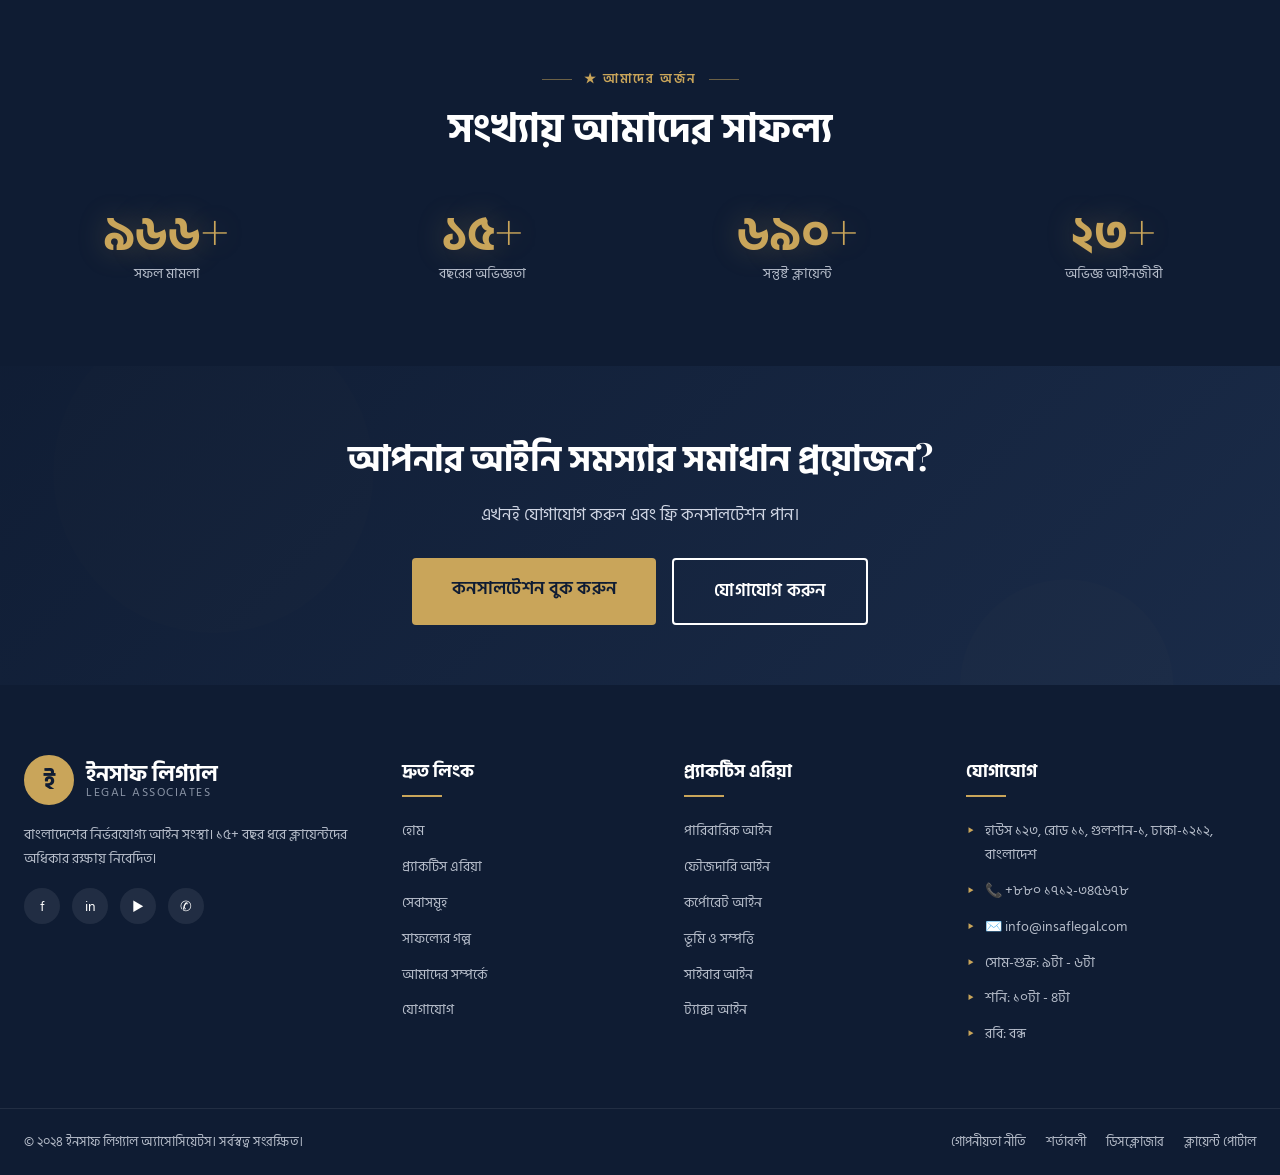
<file: about.html>
<!DOCTYPE html>
<html lang="bn">
<head>
  <meta charset="UTF-8">
  <meta name="viewport" content="width=device-width, initial-scale=1.0">
  <title data-bn="আমাদের সম্পর্কে | ইনসাফ লিগ্যাল অ্যাসোসিয়েটস" data-en="About Us | Insaf Legal Associates">আমাদের সম্পর্কে | ইনসাফ লিগ্যাল অ্যাসোসিয়েটস</title>
  <meta name="description" content="ইনসাফ লিগ্যাল অ্যাসোসিয়েটস - বাংলাদেশের অন্যতম প্রিমিয়াম আইন সংস্থা, অভিজ্ঞ আইনজীবী দল।">
  <link rel="preconnect" href="https://fonts.googleapis.com">
  <link rel="preconnect" href="https://fonts.gstatic.com" crossorigin>
  <link href="https://fonts.googleapis.com/css2?family=Hind+Siliguri:wght@400;500;600;700&family=Playfair+Display:wght@600;700&family=Inter:wght@400;500;600;700&display=swap" rel="stylesheet">
  <link rel="stylesheet" href="css/style.css">
</head>
<body class="lang-bn">

  <div class="topbar">
    <div class="container">
      <div class="topbar-info">
        <span><span class="tb-icon">📞</span> <a href="tel:+8801712345678">+৮৮০ ১৭১২-৩৪৫৬৭৮</a></span>
        <span><span class="tb-icon">✉️</span> <a href="mailto:info@insaflegal.com">info@insaflegal.com</a></span>
        <span><span class="tb-icon">📍</span> হাউস ১২৩, রোড ১১, গুলশান-১, ঢাকা-১২১২</span>
      </div>
      <div style="display:flex; align-items:center; gap:14px;">
        <div class="lang-toggle">
          <button class="active" data-lang="bn">বাংলা</button>
          <button data-lang="en">EN</button>
        </div>
        <div class="topbar-social"><a href="#">f</a><a href="#">in</a><a href="#">▶</a><a href="#">✆</a></div>
      </div>
    </div>
  </div>

  <header class="header">
    <div class="container">
      <div class="header-inner">
        <a href="index.html" class="logo">
          <div class="logo-mark">ই</div>
          <div class="logo-text">
            <span class="name">ইনসাফ লিগ্যাল</span>
            <span class="tagline">LEGAL ASSOCIATES</span>
          </div>
        </a>
        <div class="mobile-actions">
          <div class="lang-toggle lang-toggle-mobile">
            <button class="active" data-lang="bn">বাংলা</button>
            <button data-lang="en">EN</button>
          </div>
          <button class="nav-toggle" aria-label="Menu"><span></span><span></span><span></span></button>
        </div>
        <nav class="nav">
          <a href="index.html" data-bn="হোম" data-en="Home">হোম</a>
          <a href="practice-areas.html" data-bn="প্র্যাকটিস এরিয়া" data-en="Practice Areas">প্র্যাকটিস এরিয়া</a>
          <a href="services.html" data-bn="সেবাসমূহ" data-en="Services">সেবাসমূহ</a>
          <a href="case-results.html" data-bn="সাফল্যের গল্প" data-en="Case Results">সাফল্যের গল্প</a>
          <a href="about.html" data-bn="আমাদের সম্পর্কে" data-en="About Us">আমাদের সম্পর্কে</a>
          <a href="contact.html" data-bn="যোগাযোগ" data-en="Contact">যোগাযোগ</a>
          <a href="#" class="btn btn-accent" data-modal="consult" data-bn="কনসালটেশন বুক করুন" data-en="Book Consultation">কনসালটেশন বুক করুন</a>
        </nav>
      </div>
    </div>
  </header>

  <section class="page-banner">
    <div class="container">
      <h1 data-bn="আমাদের সম্পর্কে" data-en="About Us">আমাদের সম্পর্কে</h1>
      <div class="breadcrumb">
        <a href="index.html" data-bn="হোম" data-en="Home">হোম</a> <span>/</span> <span data-bn="আমাদের সম্পর্কে" data-en="About Us">আমাদের সম্পর্কে</span>
      </div>
    </div>
  </section>

  <!-- About Welcome -->
  <section class="section">
    <div class="container">
      <div class="welcome">
        <div class="welcome-img" data-reveal="fade-right"></div>
        <div class="welcome-content" data-reveal="fade-left">
          <span class="eyebrow" data-bn="★ আমাদের গল্প" data-en="★ OUR STORY">★ আমাদের গল্প</span>
          <h2 data-bn="ন্যায় ও সততার প্রতিষ্ঠান" data-en="Institution Of Justice & Integrity">ন্যায় ও সততার প্রতিষ্ঠান</h2>
          <p data-bn="ইনসাফ লিগ্যাল অ্যাসোসিয়েটস ২০০৯ সালে প্রতিষ্ঠিত হয়, বাংলাদেশের অন্যতম প্রিমিয়াম আইন সংস্থা হিসেবে। আমাদের লক্ষ্য - সাধারণ মানুষের আইনি অধিকার নিশ্চিত করা এবং ন্যায়বিচার প্রতিষ্ঠায় সহায়তা করা।" data-en="Insaf Legal Associates was established in 2009 as one of Bangladesh's premium law firms. Our goal is to ensure ordinary people's legal rights and assist in establishing justice.">ইনসাফ লিগ্যাল অ্যাসোসিয়েটস ২০০৯ সালে প্রতিষ্ঠিত হয়, বাংলাদেশের অন্যতম প্রিমিয়াম আইন সংস্থা হিসেবে। আমাদের লক্ষ্য - সাধারণ মানুষের আইনি অধিকার নিশ্চিত করা এবং ন্যায়বিচার প্রতিষ্ঠায় সহায়তা করা।</p>
          <p data-bn="গত ১৫+ বছরে আমরা ২৫০০+ সফল মামলা পরিচালনা করেছি, যেখানে ১৮০০+ সন্তুষ্ট ক্লায়েন্ট আমাদের সেবা গ্রহণ করেছেন। আমাদের ২৫+ অভিজ্ঞ আইনজীবী সকল আইনি ক্ষেত্রে বিশেষায়িত।" data-en="In the past 15+ years, we have managed 2500+ successful cases, where 1800+ satisfied clients have received our services. Our 25+ experienced lawyers are specialized in all legal fields.">গত ১৫+ বছরে আমরা ২৫০০+ সফল মামলা পরিচালনা করেছি, যেখানে ১৮০০+ সন্তুষ্ট ক্লায়েন্ট আমাদের সেবা গ্রহণ করেছেন। আমাদের ২৫+ অভিজ্ঞ আইনজীবী সকল আইনি ক্ষেত্রে বিশেষায়িত।</p>
          <div class="welcome-cta">
            <a href="contact.html" class="btn btn-primary" data-bn="যোগাযোগ করুন" data-en="Contact Us">যোগাযোগ করুন</a>
            <a href="case-results.html" class="btn btn-outline" data-bn="সাফল্য দেখুন" data-en="View Success">সাফল্য দেখুন</a>
          </div>
        </div>
      </div>
    </div>
  </section>

  <!-- Mission Vision Values -->
  <section class="section section-light">
    <div class="container">
      <div class="section-head" data-reveal="fade-up">
        <span class="eyebrow" data-bn="★ আমাদের মূল্যবোধ" data-en="★ OUR VALUES">★ আমাদের মূল্যবোধ</span>
        <h2 data-bn="মিশন, ভিশন ও মূল্যবোধ" data-en="Mission, Vision & Values">মিশন, ভিশন ও মূল্যবোধ</h2>
      </div>
      <div class="cards-grid">
        <div class="practice-card" data-reveal="fade-up" data-delay="1">
          <div class="practice-card-body" style="padding: 36px;">
            <div style="font-size: 40px; color: var(--accent); margin-bottom: 14px;">🎯</div>
            <h3 data-bn="আমাদের মিশন" data-en="Our Mission">আমাদের মিশন</h3>
            <p data-bn="প্রতিটি ক্লায়েন্টকে সর্বোচ্চ মানের আইনি সেবা প্রদান করা এবং ন্যায়বিচার নিশ্চিত করা। আইনি সেবাকে সহজলভ্য ও স্বচ্ছ করা আমাদের অগ্রাধিকার।" data-en="To provide each client with the highest quality legal service and ensure justice. Making legal services accessible and transparent is our priority.">প্রতিটি ক্লায়েন্টকে সর্বোচ্চ মানের আইনি সেবা প্রদান করা এবং ন্যায়বিচার নিশ্চিত করা। আইনি সেবাকে সহজলভ্য ও স্বচ্ছ করা আমাদের অগ্রাধিকার।</p>
          </div>
        </div>
        <div class="practice-card" data-reveal="fade-up" data-delay="2">
          <div class="practice-card-body" style="padding: 36px;">
            <div style="font-size: 40px; color: var(--accent); margin-bottom: 14px;">👁</div>
            <h3 data-bn="আমাদের ভিশন" data-en="Our Vision">আমাদের ভিশন</h3>
            <p data-bn="বাংলাদেশের সবচেয়ে নির্ভরযোগ্য ও বিশ্বস্ত আইন সংস্থা হিসেবে প্রতিষ্ঠিত হওয়া, যেখানে সকল মানুষ আইনি সাহায্য পায় নির্ভয়ে।" data-en="To be established as Bangladesh's most reliable and trusted law firm, where all people get legal help fearlessly.">বাংলাদেশের সবচেয়ে নির্ভরযোগ্য ও বিশ্বস্ত আইন সংস্থা হিসেবে প্রতিষ্ঠিত হওয়া, যেখানে সকল মানুষ আইনি সাহায্য পায় নির্ভয়ে।</p>
          </div>
        </div>
        <div class="practice-card" data-reveal="fade-up" data-delay="3">
          <div class="practice-card-body" style="padding: 36px;">
            <div style="font-size: 40px; color: var(--accent); margin-bottom: 14px;">💎</div>
            <h3 data-bn="আমাদের মূল্যবোধ" data-en="Our Values">আমাদের মূল্যবোধ</h3>
            <p data-bn="সততা, স্বচ্ছতা, পেশাদারিত্ব, গোপনীয়তা ও ক্লায়েন্টের প্রতি নিবেদন। আমরা আইনের শাসন ও ন্যায়বিচারে বিশ্বাসী।" data-en="Honesty, transparency, professionalism, confidentiality, and dedication to clients. We believe in rule of law and justice.">সততা, স্বচ্ছতা, পেশাদারিত্ব, গোপনীয়তা ও ক্লায়েন্টের প্রতি নিবেদন। আমরা আইনের শাসন ও ন্যায়বিচারে বিশ্বাসী।</p>
          </div>
        </div>
      </div>
    </div>
  </section>

  <!-- Team -->
  <section class="section">
    <div class="container">
      <div class="section-head" data-reveal="fade-up">
        <span class="eyebrow" data-bn="★ আমাদের দল" data-en="★ OUR TEAM">★ আমাদের দল</span>
        <h2 data-bn="অভিজ্ঞ আইনজীবী" data-en="Experienced Lawyers">অভিজ্ঞ আইনজীবী</h2>
        <p data-bn="আমাদের দলে রয়েছেন বাংলাদেশের শীর্ষস্থানীয় আইনজীবী, যারা বিভিন্ন আইনি ক্ষেত্রে বিশেষায়িত।" data-en="Our team includes Bangladesh's top lawyers specialized in various legal fields.">আমাদের দলে রয়েছেন বাংলাদেশের শীর্ষস্থানীয় আইনজীবী, যারা বিভিন্ন আইনি ক্ষেত্রে বিশেষায়িত।</p>
      </div>
      <div class="team-grid">
        <div class="team-card" data-reveal="fade-up" data-delay="1">
          <div class="avatar avatar-1">এমআর</div>
          <div class="body">
            <h4 data-bn="অ্যাড. মোহাম্মদ রহিম" data-en="Adv. Mohammad Rahim">অ্যাড. মোহাম্মদ রহিম</h4>
            <div class="title" data-bn="প্রতিষ্ঠাতা ও সিনিয়র পার্টনার" data-en="Founder & Senior Partner">প্রতিষ্ঠাতা ও সিনিয়র পার্টনার</div>
            <p class="bio" data-bn="২০ বছরের অভিজ্ঞতা। সুপ্রিম কোর্টে প্রতিনিধিত্ব। ফৌজদারি ও সাংবিধানিক আইনে বিশেষায়িত।" data-en="20 years experience. Supreme Court representation. Specialized in criminal and constitutional law.">২০ বছরের অভিজ্ঞতা। সুপ্রিম কোর্টে প্রতিনিধিত্ব। ফৌজদারি ও সাংবিধানিক আইনে বিশেষায়িত।</p>
          </div>
        </div>
        <div class="team-card" data-reveal="fade-up" data-delay="2">
          <div class="avatar avatar-2">এসকে</div>
          <div class="body">
            <h4 data-bn="অ্যাড. সালমা খাতুন" data-en="Adv. Salma Khatun">অ্যাড. সালমা খাতুন</h4>
            <div class="title" data-bn="পার্টনার, পারিবারিক আইন" data-en="Partner, Family Law">পার্টনার, পারিবারিক আইন</div>
            <p class="bio" data-bn="১৮ বছরের অভিজ্ঞতা। পারিবারিক আইন ও নারী অধিকারে বিশেষায়িত। ৫০০+ সফল মামলা।" data-en="18 years experience. Specialized in family law and women's rights. 500+ successful cases.">১৮ বছরের অভিজ্ঞতা। পারিবারিক আইন ও নারী অধিকারে বিশেষায়িত। ৫০০+ সফল মামলা।</p>
          </div>
        </div>
        <div class="team-card" data-reveal="fade-up" data-delay="3">
          <div class="avatar avatar-3">একএ</div>
          <div class="body">
            <h4 data-bn="অ্যাড. আব্দুল্লাহ আল মামুন" data-en="Adv. Abdullah Al Mamun">অ্যাড. আব্দুল্লাহ আল মামুন</h4>
            <div class="title" data-bn="পার্টনার, কর্পোরেট আইন" data-en="Partner, Corporate Law">পার্টনার, কর্পোরেট আইন</div>
            <p class="bio" data-bn="১৬ বছরের অভিজ্ঞতা। কর্পোরেট, ব্যাংকিং ও আন্তর্জাতিক বাণিজ্য আইনে বিশেষজ্ঞ।" data-en="16 years experience. Expert in corporate, banking, and international trade law.">১৬ বছরের অভিজ্ঞতা। কর্পোরেট, ব্যাংকিং ও আন্তর্জাতিক বাণিজ্য আইনে বিশেষজ্ঞ।</p>
          </div>
        </div>
        <div class="team-card" data-reveal="fade-up" data-delay="4">
          <div class="avatar avatar-4">এনএস</div>
          <div class="body">
            <h4 data-bn="অ্যাড. নুসরাত জাহান" data-en="Adv. Nusrat Jahan">অ্যাড. নুসরাত জাহান</h4>
            <div class="title" data-bn="সিনিয়র আইনজীবী, সাইবার আইন" data-en="Senior Lawyer, Cyber Law">সিনিয়র আইনজীবী, সাইবার আইন</div>
            <p class="bio" data-bn="১২ বছরের অভিজ্ঞতা। সাইবার অপরাধ, ডিজিটাল মানহানি ও তথ্য প্রযুক্তি আইনে বিশেষজ্ঞ।" data-en="12 years experience. Expert in cybercrime, digital defamation, and IT law.">১২ বছরের অভিজ্ঞতা। সাইবার অপরাধ, ডিজিটাল মানহানি ও তথ্য প্রযুক্তি আইনে বিশেষজ্ঞ।</p>
          </div>
        </div>
      </div>
    </div>
  </section>

  <!-- The Area Section -->
  <section class="section section-cream">
    <div class="container">
      <div class="section-head" data-reveal="fade-up">
        <span class="eyebrow" data-bn="★ আমাদের অবস্থান" data-en="★ OUR LOCATION">★ আমাদের অবস্থান</span>
        <h2 data-bn="ঢাকার কোর্ট ও এলাকা" data-en="Dhaka Courts & Area">ঢাকার কোর্ট ও এলাকা</h2>
        <p data-bn="আমাদের অফিস গুলশানে অবস্থিত, সকল প্রধান আদালত ও গুরুত্বপূর্ণ স্থানের নিকটে।" data-en="Our office is located in Gulshan, near all major courts and important places.">আমাদের অফিস গুলশানে অবস্থিত, সকল প্রধান আদালত ও গুরুত্বপূর্ণ স্থানের নিকটে।</p>
      </div>
      <div class="area-grid">
        <div data-reveal="fade-right">
          <div class="area-tabs">
            <button class="area-tab active" data-tab="courts" data-bn="আদালত" data-en="Courts">আদালত</button>
            <button class="area-tab" data-tab="govt" data-bn="সরকারি অফিস" data-en="Govt Offices">সরকারি অফিস</button>
            <button class="area-tab" data-tab="transport" data-bn="যাতায়াত" data-en="Transport">যাতায়াত</button>
            <button class="area-tab" data-tab="education" data-bn="আইন শিক্ষা" data-en="Legal Education">আইন শিক্ষা</button>
            <button class="area-tab" data-tab="dining" data-bn="কাছাকাছি সেবা" data-en="Nearby Services">কাছাকাছি সেবা</button>
          </div>

          <div class="area-panel active" id="panel-courts">
            <h4 data-bn="নিকটবর্তী আদালত" data-en="Nearby Courts">নিকটবর্তী আদালত</h4>
            <p data-bn="আমাদের অফিস থেকে সকল প্রধান আদালত খুব কাছে অবস্থিত, যা মামলা পরিচালনায় সুবিধা দেয়।" data-en="All major courts are very close to our office, which facilitates case management.">আমাদের অফিস থেকে সকল প্রধান আদালত খুব কাছে অবস্থিত, যা মামলা পরিচালনায় সুবিধা দেয়।</p>
            <ul>
              <li data-bn="সুপ্রিম কোর্ট অব বাংলাদেশ" data-en="Supreme Court of Bangladesh">সুপ্রিম কোর্ট অব বাংলাদেশ</li>
              <li data-bn="ঢাকা জজ কোর্ট" data-en="Dhaka Judge Court">ঢাকা জজ কোর্ট</li>
              <li data-bn="হাইকোর্ট বিভাগ" data-en="High Court Division">হাইকোর্ট বিভাগ</li>
              <li data-bn="পারিবারিক আদালত, ঢাকা" data-en="Family Court, Dhaka">পারিবারিক আদালত, ঢাকা</li>
              <li data-bn="সাইবার ট্রাইব্যুনাল" data-en="Cyber Tribunal">সাইবার ট্রাইব্যুনাল</li>
              <li data-bn="বাংলাদেশ ব্যাংক আদালত" data-en="Bangladesh Bank Court">বাংলাদেশ ব্যাংক আদালত</li>
              <li data-bn="শ্রম আপিল ট্রাইব্যুনাল" data-en="Labor Appeal Tribunal">শ্রম আপিল ট্রাইব্যুনাল</li>
              <li data-bn="ভূমি আপিল বোর্ড" data-en="Land Appeal Board">ভূমি আপিল বোর্ড</li>
            </ul>
          </div>

          <div class="area-panel" id="panel-govt">
            <h4 data-bn="সরকারি অফিস" data-en="Government Offices">সরকারি অফিস</h4>
            <p data-bn="মামলা সংক্রান্ত সকল সরকারি অফিসের সাথে সরাসরি যোগাযোগ ও কাজ।" data-en="Direct contact and work with all government offices related to cases.">মামলা সংক্রান্ত সকল সরকারি অফিসের সাথে সরাসরি যোগাযোগ ও কাজ।</p>
            <ul>
              <li data-bn="ভূমি রেকর্ড অধিদপ্তর" data-en="Land Record Directorate">ভূমি রেকর্ড অধিদপ্তর</li>
              <li data-bn="এস এ আর ও এস এ আর অফিস" data-en="SAO & SAR Office">এস এ আর ও এস এ আর অফিস</li>
              <li data-bn="নিবন্ধন অধিদপ্তর" data-en="Registration Directorate">নিবন্ধন অধিদপ্তর</li>
              <li data-bn="আয়কর অঞ্চল অফিস" data-en="Tax Zone Office">আয়কর অঞ্চল অফিস</li>
              <li data-bn="আরজেএসসি (রেজিস্ট্রার অব জয়েন্ট স্টক)" data-en="RJSC (Registrar of Joint Stock)">আরজেএসসি (রেজিস্ট্রার অব জয়েন্ট স্টক)</li>
              <li data-bn="বাংলাদেশ ব্যাংক" data-en="Bangladesh Bank">বাংলাদেশ ব্যাংক</li>
              <li data-bn="পাসপোর্ট অফিস" data-en="Passport Office">পাসপোর্ট অফিস</li>
              <li data-bn="নাগরিক সেবা কেন্দ্র" data-en="Citizen Service Center">নাগরিক সেবা কেন্দ্র</li>
            </ul>
          </div>

          <div class="area-panel" id="panel-transport">
            <h4 data-bn="যাতায়াত ব্যবস্থা" data-en="Transportation">যাতায়াত ব্যবস্থা</h4>
            <p data-bn="আমাদের অফিসে আসা যায় সকল ধরনের যানবাহনে। পার্কিং সুবিধা উপলব্ধ।" data-en="Our office can be reached by all types of vehicles. Parking facility available.">আমাদের অফিসে আসা যায় সকল ধরনের যানবাহনে। পার্কিং সুবিধা উপলব্ধ।</p>
            <ul>
              <li data-bn="গুলশান-১ সার্কেল" data-en="Gulshan-1 Circle">গুলশান-১ সার্কেল</li>
              <li data-bn="বনানী মেট্রো স্টেশন" data-en="Banani Metro Station">বনানী মেট্রো স্টেশন</li>
              <li data-bn="শহীদ জাহাঙ্গীর গেট" data-en="Shaheed Jahangir Gate">শহীদ জাহাঙ্গীর গেট</li>
              <li data-bn="উত্তরা মেট্রো স্টেশন" data-en="Uttara Metro Station">উত্তরা মেট্রো স্টেশন</li>
              <li data-bn="বিমানবন্দর হাইওয়ে" data-en="Airport Highway">বিমানবন্দর হাইওয়ে</li>
              <li data-bn="গুলিস্তান থেকে ১৫ মিনিট" data-en="15 minutes from Gulistan">গুলিস্তান থেকে ১৫ মিনিট</li>
              <li data-bn="উবার/পাঠাও সেবা" data-en="Uber/Pathao service">উবার/পাঠাও সেবা</li>
              <li data-bn="প্রাইভেট পার্কিং" data-en="Private parking">প্রাইভেট পার্কিং</li>
            </ul>
          </div>

          <div class="area-panel" id="panel-education">
            <h4 data-bn="আইন শিক্ষা প্রতিষ্ঠান" data-en="Legal Education Institutions">আইন শিক্ষা প্রতিষ্ঠান</h4>
            <p data-bn="আইন শিক্ষার প্রতিষ্ঠান ও বার কাউন্সিলের সাথে যোগাযোগ।" data-en="Contact with legal education institutions and bar council.">আইন শিক্ষার প্রতিষ্ঠান ও বার কাউন্সিলের সাথে যোগাযোগ।</p>
            <ul>
              <li data-bn="ঢাকা বিশ্ববিদ্যালয় আইন বিভাগ" data-en="Dhaka University Law Department">ঢাকা বিশ্ববিদ্যালয় আইন বিভাগ</li>
              <li data-bn="বাংলাদেশ বার কাউন্সিল" data-en="Bangladesh Bar Council">বাংলাদেশ বার কাউন্সিল</li>
              <li data-bn="ঢাকা বার অ্যাসোসিয়েশন" data-en="Dhaka Bar Association">ঢাকা বার অ্যাসোসিয়েশন</li>
              <li data-bn="ইন্টারন্যাশনাল ইসলামিক ইউনিভার্সিটি" data-en="International Islamic University">ইন্টারন্যাশনাল ইসলামিক ইউনিভার্সিটি</li>
              <li data-bn="ইস্ট ওয়েস্ট ইউনিভার্সিটি" data-en="East West University">ইস্ট ওয়েস্ট ইউনিভার্সিটি</li>
              <li data-bn="নর্থ সাউথ ইউনিভার্সিটি" data-en="North South University">নর্থ সাউথ ইউনিভার্সিটি</li>
              <li data-bn="BRAC বিশ্ববিদ্যালয়" data-en="BRAC University">BRAC বিশ্ববিদ্যালয়</li>
              <li data-bn="ঢাকা ইন্টারন্যাশনাল ইউনিভার্সিটি" data-en="Dhaka International University">ঢাকা ইন্টারন্যাশনাল ইউনিভার্সিটি</li>
            </ul>
          </div>

          <div class="area-panel" id="panel-dining">
            <h4 data-bn="কাছাকাছি সেবা" data-en="Nearby Services">কাছাকাছি সেবা</h4>
            <p data-bn="ক্লায়েন্টদের জন্য কাছেই রয়েছে বিভিন্ন সেবা ও ক্যাফে।" data-en="Various services and cafes nearby for clients.">ক্লায়েন্টদের জন্য কাছেই রয়েছে বিভিন্ন সেবা ও ক্যাফে।</p>
            <ul>
              <li data-bn="গুলশান ক্লাব" data-en="Gulshan Club">গুলশান ক্লাব</li>
              <li data-bn="বনানী ক্লাব" data-en="Banani Club">বনানী ক্লাব</li>
              <li data-bn="আগ্রাবাদ ক্যাফে" data-en="Agrabadi Cafe">আগ্রাবাদ ক্যাফে</li>
              <li data-bn="নর্দা ক্যাফে" data-en="Norda Cafe">নর্দা ক্যাফে</li>
              <li data-bn="কমিউনিটি সেন্টার" data-en="Community Center">কমিউনিটি সেন্টার</li>
              <li data-bn="নোটারি পাবলিক অফিস" data-en="Notary Public Office">নোটারি পাবলিক অফিস</li>
              <li data-bn="ব্যাংক ও এটিএম" data-en="Banks & ATMs">ব্যাংক ও এটিএম</li>
              <li data-bn="ফটোকপি ও স্ক্যান সেবা" data-en="Photocopy & scan service">ফটোকপি ও স্ক্যান সেবা</li>
            </ul>
          </div>
        </div>

        <div class="area-info-card" data-reveal="fade-left">
          <h3 data-bn="ঢাকা, বাংলাদেশ" data-en="Dhaka, Bangladesh">ঢাকা, বাংলাদেশ</h3>
          <p data-bn="আমাদের অফিস গুলশান-১ এ অবস্থিত, যা ঢাকার কূটনৈতিক ও বাণিজ্যিক এলাকা।" data-en="Our office is located in Gulshan-1, the diplomatic and commercial area of Dhaka.">আমাদের অফিস গুলশান-১ এ অবস্থিত, যা ঢাকার কূটনৈতিক ও বাণিজ্যিক এলাকা।</p>
          <div class="info-row"><span data-bn="দেশ" data-en="Country">দেশ</span><strong data-bn="বাংলাদেশ" data-en="Bangladesh">বাংলাদেশ</strong></div>
          <div class="info-row"><span data-bn="শহর" data-en="City">শহর</span><strong data-bn="ঢাকা" data-en="Dhaka">ঢাকা</strong></div>
          <div class="info-row"><span data-bn="এলাকা" data-en="Area">এলাকা</span><strong data-bn="গুলশান-১" data-en="Gulshan-1">গুলশান-১</strong></div>
          <div class="info-row"><span data-bn="পিন কোড" data-en="Pin Code">পিন কোড</span><strong data-bn="১২১২" data-en="1212">১২১২</strong></div>
          <div class="info-row"><span data-bn="টাইম জোন" data-en="Time Zone">টাইম জোন</span><strong>GMT+6</strong></div>
          <div class="info-row"><span data-bn="মুদ্রা" data-en="Currency">মুদ্রা</span><strong data-bn="৳ (টাকা)" data-en="৳ (Taka)">৳ (টাকা)</strong></div>
          <a href="contact.html" class="btn btn-accent btn-lg" style="margin-top: 20px; width: 100%;" data-bn="অফিসে আসুন →" data-en="Visit Office →">অফিসে আসুন →</a>
        </div>
      </div>
    </div>
  </section>

  <!-- Stats -->
  <section class="section section-dark">
    <div class="container">
      <div class="section-head" data-reveal="fade-up">
        <span class="eyebrow" data-bn="★ আমাদের অর্জন" data-en="★ OUR ACHIEVEMENTS">★ আমাদের অর্জন</span>
        <h2 data-bn="সংখ্যায় আমাদের সাফল্য" data-en="Our Success In Numbers">সংখ্যায় আমাদের সাফল্য</h2>
      </div>
      <div class="stats-row">
        <div class="stat-item" data-reveal="zoom-in" data-delay="1">
          <div class="number" data-count="2500" data-suffix="+">২৫০০+</div>
          <div class="label" data-bn="সফল মামলা" data-en="Successful Cases">সফল মামলা</div>
        </div>
        <div class="stat-item" data-reveal="zoom-in" data-delay="2">
          <div class="number" data-count="15" data-suffix="+">১৫+</div>
          <div class="label" data-bn="বছরের অভিজ্ঞতা" data-en="Years Experience">বছরের অভিজ্ঞতা</div>
        </div>
        <div class="stat-item" data-reveal="zoom-in" data-delay="3">
          <div class="number" data-count="1800" data-suffix="+">১৮০০+</div>
          <div class="label" data-bn="সন্তুষ্ট ক্লায়েন্ট" data-en="Satisfied Clients">সন্তুষ্ট ক্লায়েন্ট</div>
        </div>
        <div class="stat-item" data-reveal="zoom-in" data-delay="4">
          <div class="number" data-count="25" data-suffix="+">২৫+</div>
          <div class="label" data-bn="অভিজ্ঞ আইনজীবী" data-en="Experienced Lawyers">অভিজ্ঞ আইনজীবী</div>
        </div>
      </div>
    </div>
  </section>

  <section class="cta-banner">
    <div class="container" data-reveal="zoom-in">
      <h2 data-bn="আপনার আইনি সমস্যার সমাধান প্রয়োজন?" data-en="Need Solution For Your Legal Problem?">আপনার আইনি সমস্যার সমাধান প্রয়োজন?</h2>
      <p data-bn="এখনই যোগাযোগ করুন এবং ফ্রি কনসালটেশন পান।" data-en="Contact us now and get a free consultation.">এখনই যোগাযোগ করুন এবং ফ্রি কনসালটেশন পান।</p>
      <div class="hero-cta">
        <a href="#" class="btn btn-primary btn-lg" data-modal="consult" data-bn="কনসালটেশন বুক করুন" data-en="Book Consultation">কনসালটেশন বুক করুন</a>
        <a href="contact.html" class="btn btn-secondary btn-lg" data-bn="যোগাযোগ করুন" data-en="Contact Us">যোগাযোগ করুন</a>
      </div>
    </div>
  </section>

  <footer class="footer">
    <div class="container">
      <div class="footer-grid">
        <div class="footer-col">
          <a href="index.html" class="logo">
            <div class="logo-mark">ই</div>
            <div class="logo-text">
              <span class="name">ইনসাফ লিগ্যাল</span>
              <span class="tagline">LEGAL ASSOCIATES</span>
            </div>
          </a>
          <p data-bn="বাংলাদেশের নির্ভরযোগ্য আইন সংস্থা। ১৫+ বছর ধরে ক্লায়েন্টদের অধিকার রক্ষায় নিবেদিত।" data-en="Bangladesh's trusted law firm. Dedicated to protecting clients' rights for 15+ years.">বাংলাদেশের নির্ভরযোগ্য আইন সংস্থা। ১৫+ বছর ধরে ক্লায়েন্টদের অধিকার রক্ষায় নিবেদিত।</p>
          <div class="footer-social"><a href="#">f</a><a href="#">in</a><a href="#">▶</a><a href="#">✆</a></div>
        </div>
        <div class="footer-col">
          <h4 data-bn="দ্রুত লিংক" data-en="Quick Links">দ্রুত লিংক</h4>
          <ul>
            <li><a href="index.html" data-bn="হোম" data-en="Home">হোম</a></li>
            <li><a href="practice-areas.html" data-bn="প্র্যাকটিস এরিয়া" data-en="Practice Areas">প্র্যাকটিস এরিয়া</a></li>
            <li><a href="services.html" data-bn="সেবাসমূহ" data-en="Services">সেবাসমূহ</a></li>
            <li><a href="case-results.html" data-bn="সাফল্যের গল্প" data-en="Case Results">সাফল্যের গল্প</a></li>
            <li><a href="about.html" data-bn="আমাদের সম্পর্কে" data-en="About Us">আমাদের সম্পর্কে</a></li>
            <li><a href="contact.html" data-bn="যোগাযোগ" data-en="Contact">যোগাযোগ</a></li>
          </ul>
        </div>
        <div class="footer-col">
          <h4 data-bn="প্র্যাকটিস এরিয়া" data-en="Practice Areas">প্র্যাকটিস এরিয়া</h4>
          <ul>
            <li><a href="practice-areas.html" data-bn="পারিবারিক আইন" data-en="Family Law">পারিবারিক আইন</a></li>
            <li><a href="practice-areas.html" data-bn="ফৌজদারি আইন" data-en="Criminal Law">ফৌজদারি আইন</a></li>
            <li><a href="practice-areas.html" data-bn="কর্পোরেট আইন" data-en="Corporate Law">কর্পোরেট আইন</a></li>
            <li><a href="practice-areas.html" data-bn="ভূমি ও সম্পত্তি" data-en="Land & Property">ভূমি ও সম্পত্তি</a></li>
            <li><a href="practice-areas.html" data-bn="সাইবার আইন" data-en="Cyber Law">সাইবার আইন</a></li>
            <li><a href="practice-areas.html" data-bn="ট্যাক্স আইন" data-en="Tax Law">ট্যাক্স আইন</a></li>
          </ul>
        </div>
        <div class="footer-col">
          <h4 data-bn="যোগাযোগ" data-en="Contact">যোগাযোগ</h4>
          <ul class="footer-contact">
            <li data-bn="হাউস ১২৩, রোড ১১, গুলশান-১, ঢাকা-১২১২, বাংলাদেশ" data-en="House 123, Road 11, Gulshan-1, Dhaka-1212, Bangladesh">হাউস ১২৩, রোড ১১, গুলশান-১, ঢাকা-১২১২, বাংলাদেশ</li>
            <li><a href="tel:+8801712345678">📞 +৮৮০ ১৭১২-৩৪৫৬৭৮</a></li>
            <li><a href="mailto:info@insaflegal.com">✉️ info@insaflegal.com</a></li>
            <li data-bn="সোম-শুক্র: ৯টা - ৬টা" data-en="Mon-Fri: 9AM - 6PM">সোম-শুক্র: ৯টা - ৬টা</li>
            <li data-bn="শনি: ১০টা - ৪টা" data-en="Sat: 10AM - 4PM">শনি: ১০টা - ৪টা</li>
            <li data-bn="রবি: বন্ধ" data-en="Sun: Closed">রবি: বন্ধ</li>
          </ul>
        </div>
      </div>
    </div>
    <div class="footer-bottom">
      <div class="container" style="display: flex; justify-content: space-between; align-items: center; flex-wrap: wrap; gap: 14px; width: 100%;">
        <span data-bn="© ২০২৪ ইনসাফ লিগ্যাল অ্যাসোসিয়েটস। সর্বস্বত্ব সংরক্ষিত।" data-en="© 2024 Insaf Legal Associates. All Rights Reserved.">© ২০২৪ ইনসাফ লিগ্যাল অ্যাসোসিয়েটস। সর্বস্বত্ব সংরক্ষিত।</span>
        <div class="footer-bottom-links">
          <a href="#" data-bn="গোপনীয়তা নীতি" data-en="Privacy Policy">গোপনীয়তা নীতি</a>
          <a href="#" data-bn="শর্তাবলী" data-en="Terms">শর্তাবলী</a>
          <a href="#" data-bn="ডিসক্লোজার" data-en="Disclosures">ডিসক্লোজার</a>
          <a href="#" data-bn="ক্লায়েন্ট পোর্টাল" data-en="Client Portal">ক্লায়েন্ট পোর্টাল</a>
        </div>
      </div>
    </div>
  </footer>

  <div class="modal-overlay" id="consultModal">
    <div class="modal">
      <button class="modal-close">✕</button>
      <h3 data-bn="ফ্রি কনসালটেশন বুক করুন" data-en="Book Free Consultation">ফ্রি কনসালটেশন বুক করুন</h3>
      <p data-bn="নিচের ফর্ম পূরণ করুন, আমরা ২৪ ঘণ্টার মধ্যে যোগাযোগ করব।" data-en="Fill out the form below, we'll contact you within 24 hours.">নিচের ফর্ম পূরণ করুন, আমরা ২৪ ঘণ্টার মধ্যে যোগাযোগ করব।</p>
      <form id="modalForm">
        <div class="form-field">
          <label data-bn="নাম" data-en="Name">নাম <span class="req">*</span></label>
          <input type="text" name="name" required data-placeholder-bn="আপনার পূর্ণ নাম" data-placeholder-en="Your full name" placeholder="আপনার পূর্ণ নাম">
        </div>
        <div class="form-row">
          <div class="form-field">
            <label data-bn="ফোন" data-en="Phone">ফোন <span class="req">*</span></label>
            <input type="tel" name="phone" required data-placeholder-bn="০১XXX-XXXXXX" data-placeholder-en="01XXX-XXXXXX" placeholder="০১XXX-XXXXXX">
          </div>
          <div class="form-field">
            <label data-bn="ইমেইল" data-en="Email">ইমেইল</label>
            <input type="email" name="email" data-placeholder-bn="আপনার ইমেইল" data-placeholder-en="Your email" placeholder="আপনার ইমেইল">
          </div>
        </div>
        <div class="form-field">
          <label data-bn="প্র্যাকটিস এরিয়া" data-en="Practice Area">প্র্যাকটিস এরিয়া</label>
          <select name="practice">
            <option data-bn="পারিবারিক আইন" data-en="Family Law">পারিবারিক আইন</option>
            <option data-bn="ফৌজদারি আইন" data-en="Criminal Law">ফৌজদারি আইন</option>
            <option data-bn="কর্পোরেট আইন" data-en="Corporate Law">কর্পোরেট আইন</option>
            <option data-bn="ভূমি ও সম্পত্তি" data-en="Land & Property">ভূমি ও সম্পত্তি</option>
            <option data-bn="সাইবার আইন" data-en="Cyber Law">সাইবার আইন</option>
            <option data-bn="ট্যাক্স আইন" data-en="Tax Law">ট্যাক্স আইন</option>
            <option data-bn="অন্যান্য" data-en="Other">অন্যান্য</option>
          </select>
        </div>
        <div class="form-field">
          <label data-bn="সংক্ষেপে সমস্যা" data-en="Brief Problem">সংক্ষেপে সমস্যা</label>
          <textarea name="message" data-placeholder-bn="আপনার আইনি সমস্যা সংক্ষেপে লিখুন" data-placeholder-en="Briefly describe your legal problem" placeholder="আপনার আইনি সমস্যা সংক্ষেপে লিখুন"></textarea>
        </div>
        <button type="submit" class="btn btn-accent btn-lg" style="width: 100%;" data-bn="বুক করুন" data-en="Book Now">বুক করুন</button>
      </form>
    </div>
  </div>

  <script src="js/script.js"></script>
</body>
</html>
</file>
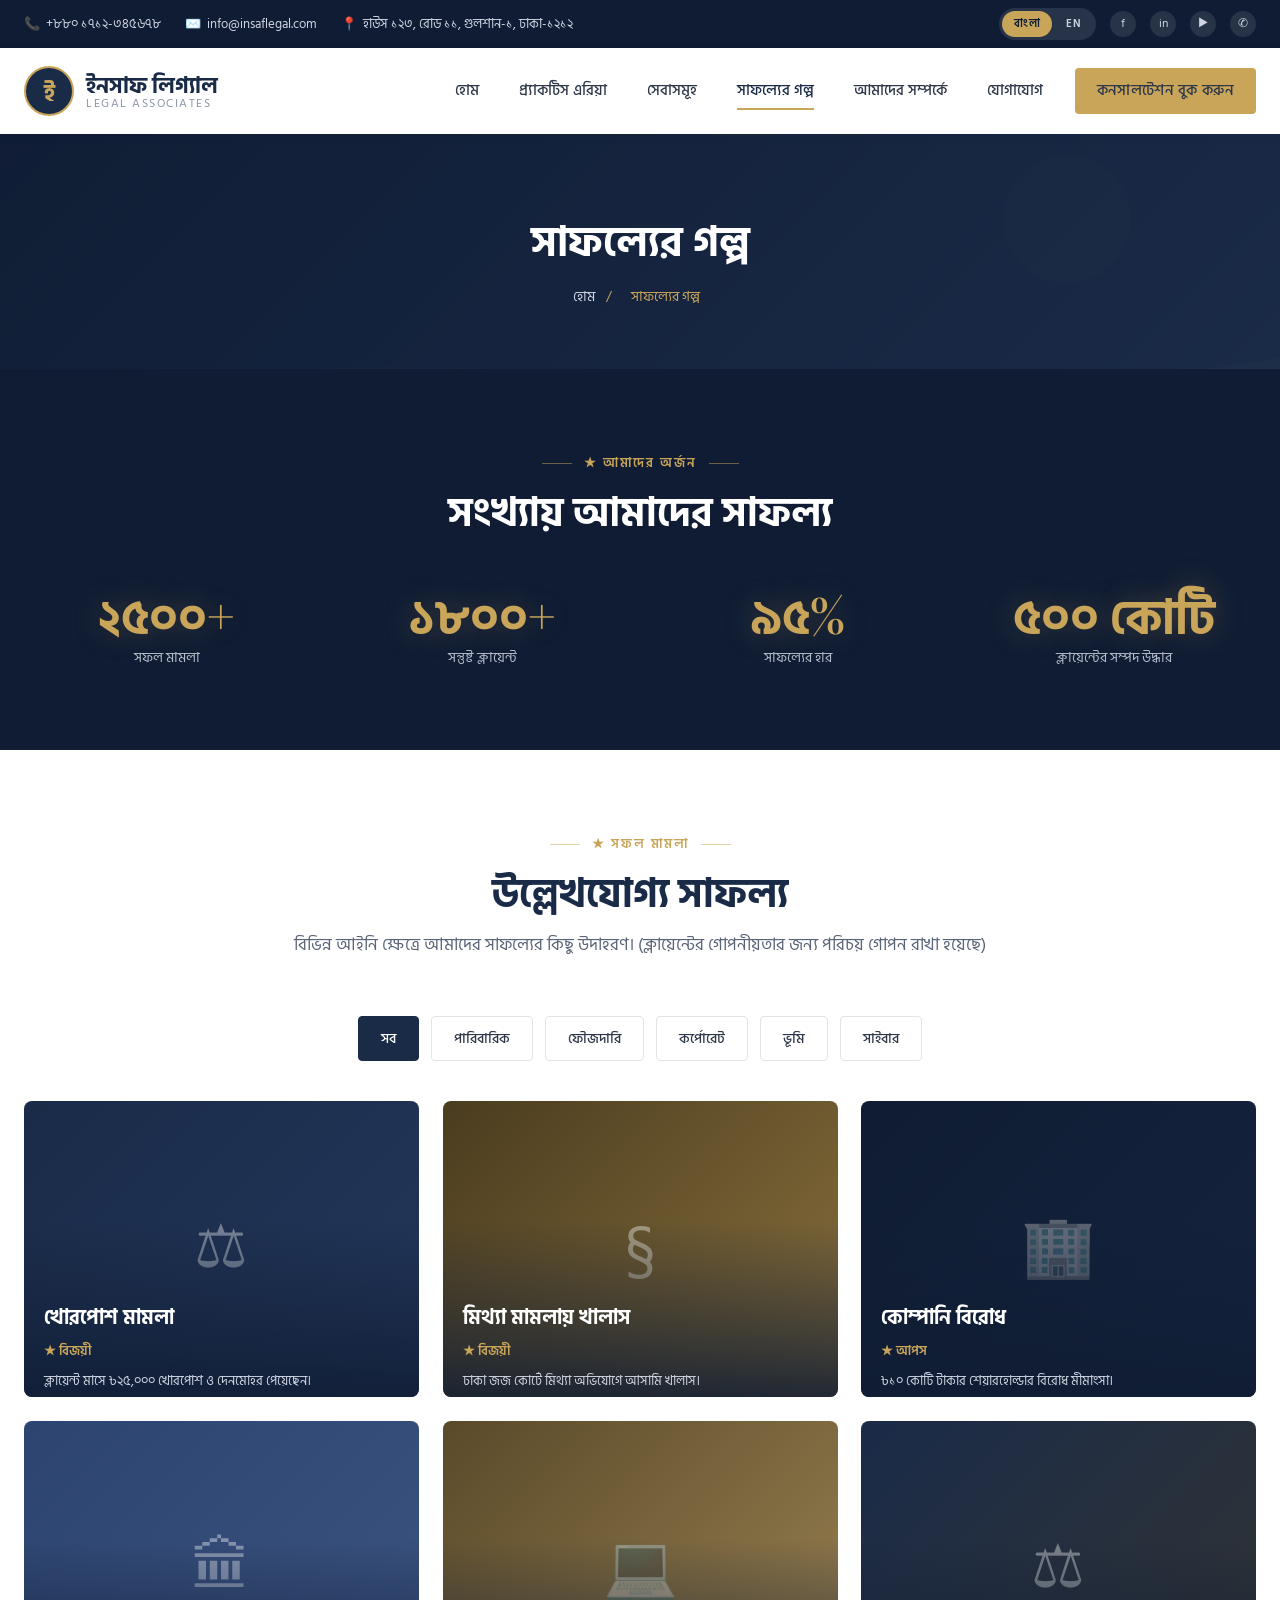
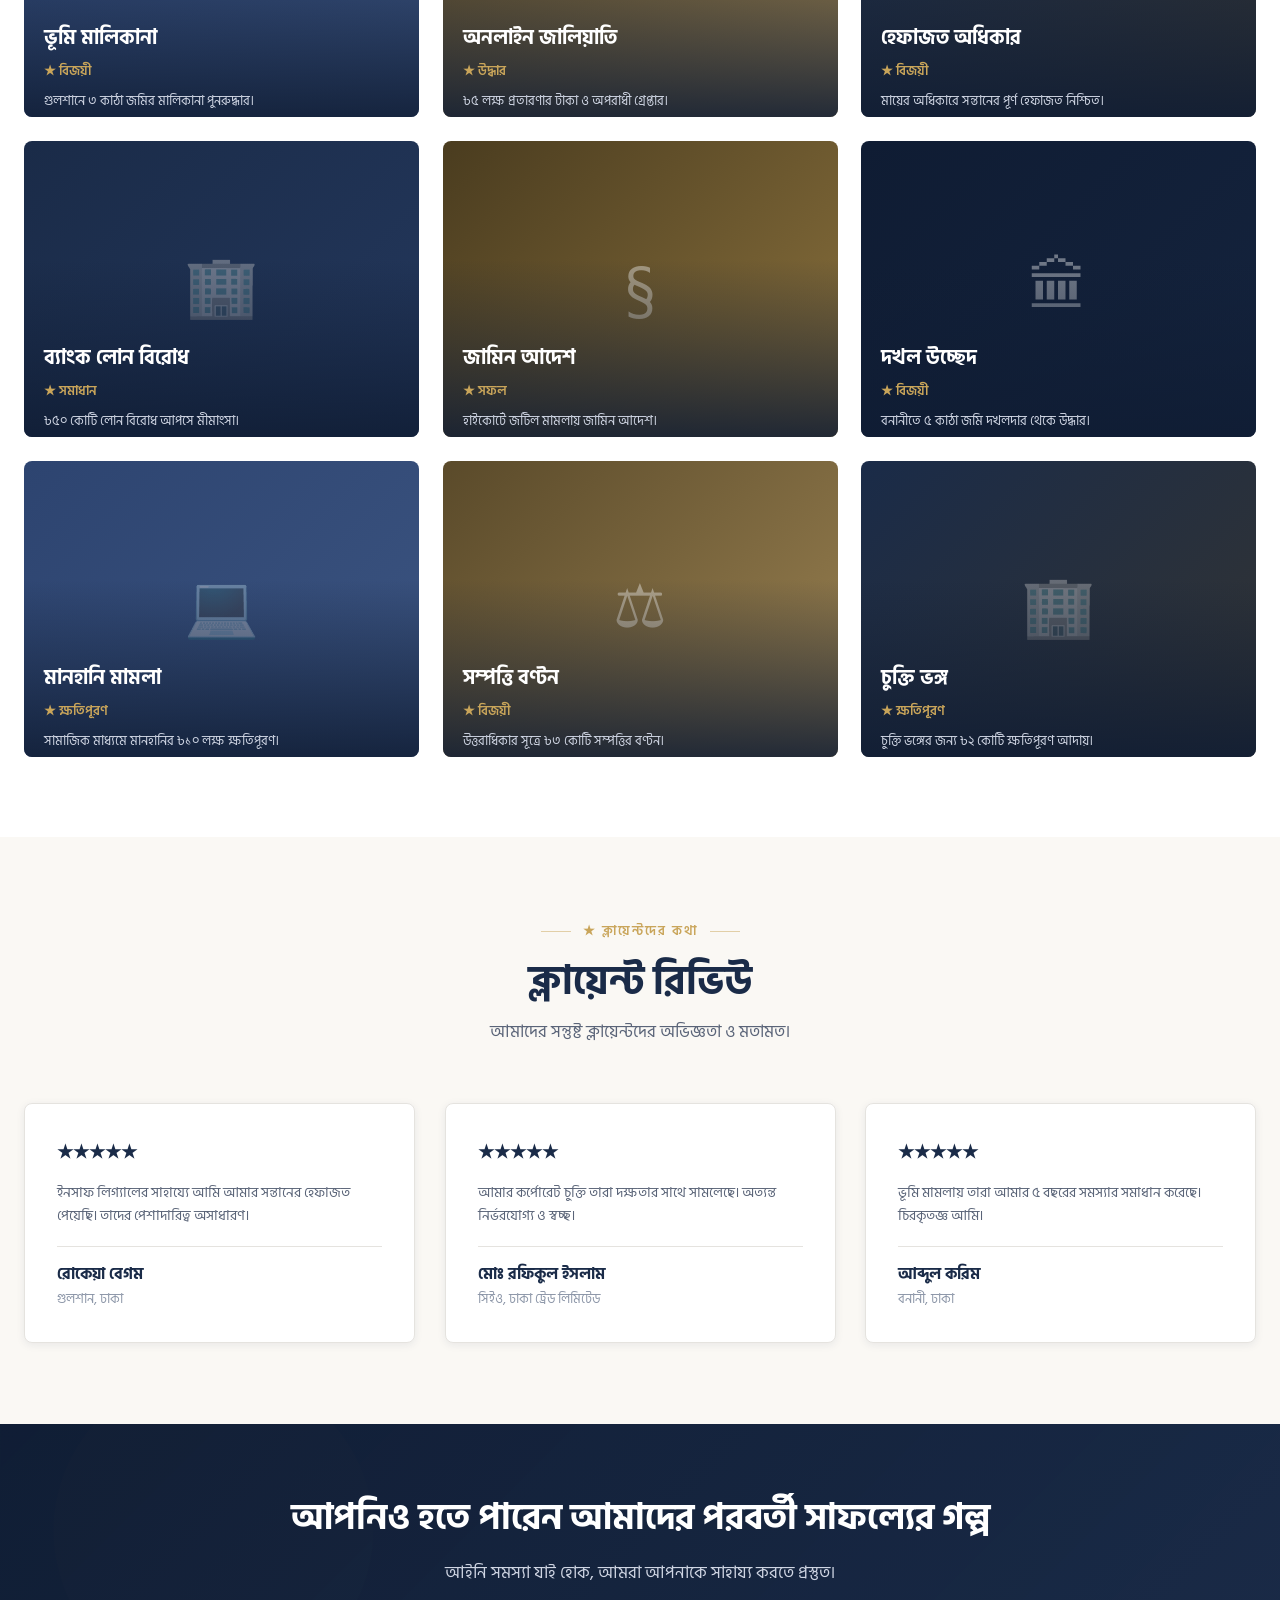
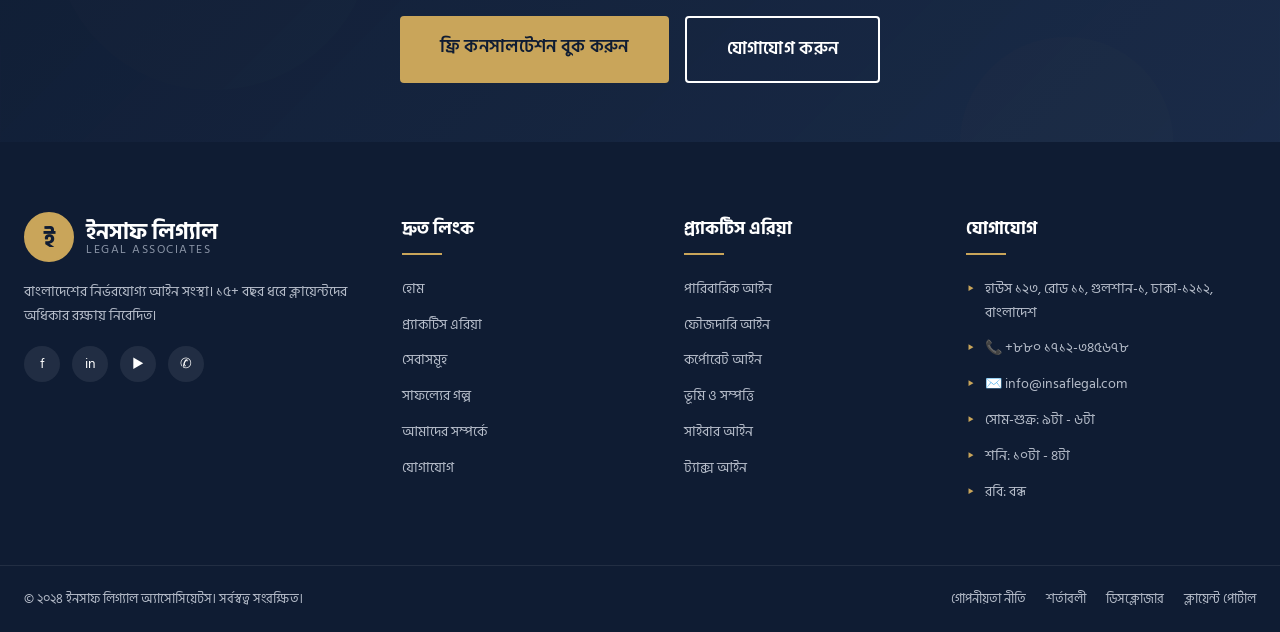
<file: case-results.html>
<!DOCTYPE html>
<html lang="bn">
<head>
  <meta charset="UTF-8">
  <meta name="viewport" content="width=device-width, initial-scale=1.0">
  <title data-bn="সাফল্যের গল্প | ইনসাফ লিগ্যাল অ্যাসোসিয়েটস" data-en="Case Results | Insaf Legal Associates">সাফল্যের গল্প | ইনসাফ লিগ্যাল অ্যাসোসিয়েটস</title>
  <meta name="description" content="আমাদের সফল মামলার গল্প - পারিবারিক, ফৌজদারি, কর্পোরেট ও ভূমি আইনে সাফল্যের উদাহরণ।">
  <link rel="preconnect" href="https://fonts.googleapis.com">
  <link rel="preconnect" href="https://fonts.gstatic.com" crossorigin>
  <link href="https://fonts.googleapis.com/css2?family=Hind+Siliguri:wght@400;500;600;700&family=Playfair+Display:wght@600;700&family=Inter:wght@400;500;600;700&display=swap" rel="stylesheet">
  <link rel="stylesheet" href="css/style.css">
</head>
<body class="lang-bn">

  <div class="topbar">
    <div class="container">
      <div class="topbar-info">
        <span><span class="tb-icon">📞</span> <a href="tel:+8801712345678">+৮৮০ ১৭১২-৩৪৫৬৭৮</a></span>
        <span><span class="tb-icon">✉️</span> <a href="mailto:info@insaflegal.com">info@insaflegal.com</a></span>
        <span><span class="tb-icon">📍</span> হাউস ১২৩, রোড ১১, গুলশান-১, ঢাকা-১২১২</span>
      </div>
      <div style="display:flex; align-items:center; gap:14px;">
        <div class="lang-toggle">
          <button class="active" data-lang="bn">বাংলা</button>
          <button data-lang="en">EN</button>
        </div>
        <div class="topbar-social"><a href="#">f</a><a href="#">in</a><a href="#">▶</a><a href="#">✆</a></div>
      </div>
    </div>
  </div>

  <header class="header">
    <div class="container">
      <div class="header-inner">
        <a href="index.html" class="logo">
          <div class="logo-mark">ই</div>
          <div class="logo-text">
            <span class="name">ইনসাফ লিগ্যাল</span>
            <span class="tagline">LEGAL ASSOCIATES</span>
          </div>
        </a>
        <div class="mobile-actions">
          <div class="lang-toggle lang-toggle-mobile">
            <button class="active" data-lang="bn">বাংলা</button>
            <button data-lang="en">EN</button>
          </div>
          <button class="nav-toggle" aria-label="Menu"><span></span><span></span><span></span></button>
        </div>
        <nav class="nav">
          <a href="index.html" data-bn="হোম" data-en="Home">হোম</a>
          <a href="practice-areas.html" data-bn="প্র্যাকটিস এরিয়া" data-en="Practice Areas">প্র্যাকটিস এরিয়া</a>
          <a href="services.html" data-bn="সেবাসমূহ" data-en="Services">সেবাসমূহ</a>
          <a href="case-results.html" data-bn="সাফল্যের গল্প" data-en="Case Results">সাফল্যের গল্প</a>
          <a href="about.html" data-bn="আমাদের সম্পর্কে" data-en="About Us">আমাদের সম্পর্কে</a>
          <a href="contact.html" data-bn="যোগাযোগ" data-en="Contact">যোগাযোগ</a>
          <a href="#" class="btn btn-accent" data-modal="consult" data-bn="কনসালটেশন বুক করুন" data-en="Book Consultation">কনসালটেশন বুক করুন</a>
        </nav>
      </div>
    </div>
  </header>

  <section class="page-banner">
    <div class="container">
      <h1 data-bn="সাফল্যের গল্প" data-en="Case Results">সাফল্যের গল্প</h1>
      <div class="breadcrumb">
        <a href="index.html" data-bn="হোম" data-en="Home">হোম</a> <span>/</span> <span data-bn="সাফল্যের গল্প" data-en="Case Results">সাফল্যের গল্প</span>
      </div>
    </div>
  </section>

  <!-- Stats Section -->
  <section class="section section-dark">
    <div class="container">
      <div class="section-head" data-reveal="fade-up">
        <span class="eyebrow" data-bn="★ আমাদের অর্জন" data-en="★ OUR ACHIEVEMENTS">★ আমাদের অর্জন</span>
        <h2 data-bn="সংখ্যায় আমাদের সাফল্য" data-en="Our Success In Numbers">সংখ্যায় আমাদের সাফল্য</h2>
      </div>
      <div class="stats-row">
        <div class="stat-item" data-reveal="zoom-in" data-delay="1">
          <div class="number" data-count="2500" data-suffix="+">২৫০০+</div>
          <div class="label" data-bn="সফল মামলা" data-en="Successful Cases">সফল মামলা</div>
        </div>
        <div class="stat-item" data-reveal="zoom-in" data-delay="2">
          <div class="number" data-count="1800" data-suffix="+">১৮০০+</div>
          <div class="label" data-bn="সন্তুষ্ট ক্লায়েন্ট" data-en="Satisfied Clients">সন্তুষ্ট ক্লায়েন্ট</div>
        </div>
        <div class="stat-item" data-reveal="zoom-in" data-delay="3">
          <div class="number" data-count="95" data-suffix="%">৯৫%</div>
          <div class="label" data-bn="সাফল্যের হার" data-en="Success Rate">সাফল্যের হার</div>
        </div>
        <div class="stat-item" data-reveal="zoom-in" data-delay="4">
          <div class="number" data-count="500" data-suffix-bn=" কোটি" data-suffix-en=" Crore">৳৫০০ কোটি</div>
          <div class="label" data-bn="ক্লায়েন্টের সম্পদ উদ্ধার" data-en="Client Assets Recovered">ক্লায়েন্টের সম্পদ উদ্ধার</div>
        </div>
      </div>
    </div>
  </section>

  <!-- Gallery -->
  <section class="section">
    <div class="container">
      <div class="section-head" data-reveal="fade-up">
        <span class="eyebrow" data-bn="★ সফল মামলা" data-en="★ SUCCESSFUL CASES">★ সফল মামলা</span>
        <h2 data-bn="উল্লেখযোগ্য সাফল্য" data-en="Notable Successes">উল্লেখযোগ্য সাফল্য</h2>
        <p data-bn="বিভিন্ন আইনি ক্ষেত্রে আমাদের সাফল্যের কিছু উদাহরণ। (ক্লায়েন্টের গোপনীয়তার জন্য পরিচয় গোপন রাখা হয়েছে)" data-en="Some examples of our success in various legal fields. (Client identities kept confidential for privacy)">বিভিন্ন আইনি ক্ষেত্রে আমাদের সাফল্যের কিছু উদাহরণ। (ক্লায়েন্টের গোপনীয়তার জন্য পরিচয় গোপন রাখা হয়েছে)</p>
      </div>

      <div class="filter-bar" data-reveal="fade-up">
        <button class="filter-btn active" data-filter="all" data-bn="সব" data-en="All">সব</button>
        <button class="filter-btn" data-filter="family" data-bn="পারিবারিক" data-en="Family">পারিবারিক</button>
        <button class="filter-btn" data-filter="criminal" data-bn="ফৌজদারি" data-en="Criminal">ফৌজদারি</button>
        <button class="filter-btn" data-filter="corporate" data-bn="কর্পোরেট" data-en="Corporate">কর্পোরেট</button>
        <button class="filter-btn" data-filter="land" data-bn="ভূমি" data-en="Land">ভূমি</button>
        <button class="filter-btn" data-filter="cyber" data-bn="সাইবার" data-en="Cyber">সাইবার</button>
      </div>

      <div class="gallery-grid">
        <div class="gallery-item bg-grad-1" data-category="family" data-reveal="zoom-in" data-delay="1">
          <div class="placeholder">⚖</div>
          <div class="caption">
            <h4 data-bn="খোরপোশ মামলা" data-en="Alimony Case">খোরপোশ মামলা</h4>
            <span class="result" data-bn="★ বিজয়ী" data-en="★ WON">★ বিজয়ী</span>
            <p data-bn="ক্লায়েন্ট মাসে ৳২৫,০০০ খোরপোশ ও দেনমোহর পেয়েছেন।" data-en="Client received ৳25,000/month alimony and dower.">ক্লায়েন্ট মাসে ৳২৫,০০০ খোরপোশ ও দেনমোহর পেয়েছেন।</p>
          </div>
        </div>

        <div class="gallery-item bg-grad-2" data-category="criminal" data-reveal="zoom-in" data-delay="2">
          <div class="placeholder">§</div>
          <div class="caption">
            <h4 data-bn="মিথ্যা মামলায় খালাস" data-en="Acquitted In False Case">মিথ্যা মামলায় খালাস</h4>
            <span class="result" data-bn="★ বিজয়ী" data-en="★ WON">★ বিজয়ী</span>
            <p data-bn="ঢাকা জজ কোর্টে মিথ্যা অভিযোগে আসামি খালাস।" data-en="Defendant acquitted of false charges in Dhaka Judge Court.">ঢাকা জজ কোর্টে মিথ্যা অভিযোগে আসামি খালাস।</p>
          </div>
        </div>

        <div class="gallery-item bg-grad-3" data-category="corporate" data-reveal="zoom-in" data-delay="3">
          <div class="placeholder">🏢</div>
          <div class="caption">
            <h4 data-bn="কোম্পানি বিরোধ" data-en="Company Dispute">কোম্পানি বিরোধ</h4>
            <span class="result" data-bn="★ আপস" data-en="★ SETTLED">★ আপস</span>
            <p data-bn="৳১০ কোটি টাকার শেয়ারহোল্ডার বিরোধ মীমাংসা।" data-en="৳10 crore shareholder dispute resolved.">৳১০ কোটি টাকার শেয়ারহোল্ডার বিরোধ মীমাংসা।</p>
          </div>
        </div>

        <div class="gallery-item bg-grad-4" data-category="land" data-reveal="zoom-in" data-delay="1">
          <div class="placeholder">🏛</div>
          <div class="caption">
            <h4 data-bn="ভূমি মালিকানা" data-en="Land Ownership">ভূমি মালিকানা</h4>
            <span class="result" data-bn="★ বিজয়ী" data-en="★ WON">★ বিজয়ী</span>
            <p data-bn="গুলশানে ৩ কাঠা জমির মালিকানা পুনরুদ্ধার।" data-en="Recovered ownership of 3 katha land in Gulshan.">গুলশানে ৩ কাঠা জমির মালিকানা পুনরুদ্ধার।</p>
          </div>
        </div>

        <div class="gallery-item bg-grad-5" data-category="cyber" data-reveal="zoom-in" data-delay="2">
          <div class="placeholder">💻</div>
          <div class="caption">
            <h4 data-bn="অনলাইন জালিয়াতি" data-en="Online Fraud">অনলাইন জালিয়াতি</h4>
            <span class="result" data-bn="★ উদ্ধার" data-en="★ RECOVERED">★ উদ্ধার</span>
            <p data-bn="৳৫ লক্ষ প্রতারণার টাকা ও অপরাধী গ্রেপ্তার।" data-en="৳5 lakh fraud money recovered and criminal arrested.">৳৫ লক্ষ প্রতারণার টাকা ও অপরাধী গ্রেপ্তার।</p>
          </div>
        </div>

        <div class="gallery-item bg-grad-6" data-category="family" data-reveal="zoom-in" data-delay="3">
          <div class="placeholder">⚖</div>
          <div class="caption">
            <h4 data-bn="হেফাজত অধিকার" data-en="Custody Rights">হেফাজত অধিকার</h4>
            <span class="result" data-bn="★ বিজয়ী" data-en="★ WON">★ বিজয়ী</span>
            <p data-bn="মায়ের অধিকারে সন্তানের পূর্ণ হেফাজত নিশ্চিত।" data-en="Full custody of child ensured for mother.">মায়ের অধিকারে সন্তানের পূর্ণ হেফাজত নিশ্চিত।</p>
          </div>
        </div>

        <div class="gallery-item bg-grad-1" data-category="corporate" data-reveal="zoom-in" data-delay="1">
          <div class="placeholder">🏢</div>
          <div class="caption">
            <h4 data-bn="ব্যাংক লোন বিরোধ" data-en="Bank Loan Dispute">ব্যাংক লোন বিরোধ</h4>
            <span class="result" data-bn="★ সমাধান" data-en="★ SOLVED">★ সমাধান</span>
            <p data-bn="৳৫০ কোটি লোন বিরোধ আপসে মীমাংসা।" data-en="৳50 crore loan dispute settled.">৳৫০ কোটি লোন বিরোধ আপসে মীমাংসা।</p>
          </div>
        </div>

        <div class="gallery-item bg-grad-2" data-category="criminal" data-reveal="zoom-in" data-delay="2">
          <div class="placeholder">§</div>
          <div class="caption">
            <h4 data-bn="জামিন আদেশ" data-en="Bail Order">জামিন আদেশ</h4>
            <span class="result" data-bn="★ সফল" data-en="★ SUCCESS">★ সফল</span>
            <p data-bn="হাইকোর্টে জটিল মামলায় জামিন আদেশ।" data-en="Bail order in complex case at High Court.">হাইকোর্টে জটিল মামলায় জামিন আদেশ।</p>
          </div>
        </div>

        <div class="gallery-item bg-grad-3" data-category="land" data-reveal="zoom-in" data-delay="3">
          <div class="placeholder">🏛</div>
          <div class="caption">
            <h4 data-bn="দখল উচ্ছেদ" data-en="Eviction">দখল উচ্ছেদ</h4>
            <span class="result" data-bn="★ বিজয়ী" data-en="★ WON">★ বিজয়ী</span>
            <p data-bn="বনানীতে ৫ কাঠা জমি দখলদার থেকে উদ্ধার।" data-en="Recovered 5 katha land from occupier in Banani.">বনানীতে ৫ কাঠা জমি দখলদার থেকে উদ্ধার।</p>
          </div>
        </div>

        <div class="gallery-item bg-grad-4" data-category="cyber" data-reveal="zoom-in" data-delay="1">
          <div class="placeholder">💻</div>
          <div class="caption">
            <h4 data-bn="মানহানি মামলা" data-en="Defamation Case">মানহানি মামলা</h4>
            <span class="result" data-bn="★ ক্ষতিপূরণ" data-en="★ COMPENSATION">★ ক্ষতিপূরণ</span>
            <p data-bn="সামাজিক মাধ্যমে মানহানির ৳১০ লক্ষ ক্ষতিপূরণ।" data-en="৳10 lakh compensation for social media defamation.">সামাজিক মাধ্যমে মানহানির ৳১০ লক্ষ ক্ষতিপূরণ।</p>
          </div>
        </div>

        <div class="gallery-item bg-grad-5" data-category="family" data-reveal="zoom-in" data-delay="2">
          <div class="placeholder">⚖</div>
          <div class="caption">
            <h4 data-bn="সম্পত্তি বণ্টন" data-en="Property Distribution">সম্পত্তি বণ্টন</h4>
            <span class="result" data-bn="★ বিজয়ী" data-en="★ WON">★ বিজয়ী</span>
            <p data-bn="উত্তরাধিকার সূত্রে ৳৩ কোটি সম্পত্তির বণ্টন।" data-en="৳3 crore property distributed via inheritance.">উত্তরাধিকার সূত্রে ৳৩ কোটি সম্পত্তির বণ্টন।</p>
          </div>
        </div>

        <div class="gallery-item bg-grad-6" data-category="corporate" data-reveal="zoom-in" data-delay="3">
          <div class="placeholder">🏢</div>
          <div class="caption">
            <h4 data-bn="চুক্তি ভঙ্গ" data-en="Breach Of Contract">চুক্তি ভঙ্গ</h4>
            <span class="result" data-bn="★ ক্ষতিপূরণ" data-en="★ COMPENSATION">★ ক্ষতিপূরণ</span>
            <p data-bn="চুক্তি ভঙ্গের জন্য ৳২ কোটি ক্ষতিপূরণ আদায়।" data-en="৳2 crore compensation recovered for contract breach.">চুক্তি ভঙ্গের জন্য ৳২ কোটি ক্ষতিপূরণ আদায়।</p>
          </div>
        </div>
      </div>
    </div>
  </section>

  <!-- Testimonials -->
  <section class="section section-cream">
    <div class="container">
      <div class="section-head" data-reveal="fade-up">
        <span class="eyebrow" data-bn="★ ক্লায়েন্টদের কথা" data-en="★ CLIENT VOICES">★ ক্লায়েন্টদের কথা</span>
        <h2 data-bn="ক্লায়েন্ট রিভিউ" data-en="Client Reviews">ক্লায়েন্ট রিভিউ</h2>
        <p data-bn="আমাদের সন্তুষ্ট ক্লায়েন্টদের অভিজ্ঞতা ও মতামত।" data-en="Experiences and opinions of our satisfied clients.">আমাদের সন্তুষ্ট ক্লায়েন্টদের অভিজ্ঞতা ও মতামত।</p>
      </div>
      <div class="cards-grid">
        <div class="practice-card" data-reveal="fade-up" data-delay="1">
          <div class="practice-card-body" style="padding: 32px;">
            <h3 style="font-size: 18px; margin-bottom: 14px;">★★★★★</h3>
            <p style="margin-bottom: 18px;" data-bn="ইনসাফ লিগ্যালের সাহায্যে আমি আমার সন্তানের হেফাজত পেয়েছি। তাদের পেশাদারিত্ব অসাধারণ।" data-en="With Insaf Legal's help, I got custody of my child. Their professionalism is amazing.">"ইনসাফ লিগ্যালের সাহায্যে আমি আমার সন্তানের হেফাজত পেয়েছি। তাদের পেশাদারিত্ব অসাধারণ।"</p>
            <div style="border-top: 1px solid var(--border); padding-top: 14px;">
              <strong style="color: var(--primary);" data-bn="রোকেয়া বেগম" data-en="Rokeya Begum">রোকেয়া বেগম</strong>
              <div style="font-size: 13px; color: var(--text-muted);" data-bn="গুলশান, ঢাকা" data-en="Gulshan, Dhaka">গুলশান, ঢাকা</div>
            </div>
          </div>
        </div>

        <div class="practice-card" data-reveal="fade-up" data-delay="2">
          <div class="practice-card-body" style="padding: 32px;">
            <h3 style="font-size: 18px; margin-bottom: 14px;">★★★★★</h3>
            <p style="margin-bottom: 18px;" data-bn="আমার কর্পোরেট চুক্তি তারা দক্ষতার সাথে সামলেছে। অত্যন্ত নির্ভরযোগ্য ও স্বচ্ছ।" data-en="They handled my corporate contract skillfully. Extremely reliable and transparent.">"আমার কর্পোরেট চুক্তি তারা দক্ষতার সাথে সামলেছে। অত্যন্ত নির্ভরযোগ্য ও স্বচ্ছ।"</p>
            <div style="border-top: 1px solid var(--border); padding-top: 14px;">
              <strong style="color: var(--primary);" data-bn="মোঃ রফিকুল ইসলাম" data-en="Md. Rafiqul Islam">মোঃ রফিকুল ইসলাম</strong>
              <div style="font-size: 13px; color: var(--text-muted);" data-bn="সিইও, ঢাকা ট্রেড লিমিটেড" data-en="CEO, Dhaka Trade Ltd">সিইও, ঢাকা ট্রেড লিমিটেড</div>
            </div>
          </div>
        </div>

        <div class="practice-card" data-reveal="fade-up" data-delay="3">
          <div class="practice-card-body" style="padding: 32px;">
            <h3 style="font-size: 18px; margin-bottom: 14px;">★★★★★</h3>
            <p style="margin-bottom: 18px;" data-bn="ভূমি মামলায় তারা আমার ৫ বছরের সমস্যার সমাধান করেছে। চিরকৃতজ্ঞ আমি।" data-en="They solved my 5-year land dispute problem. Forever grateful.">"ভূমি মামলায় তারা আমার ৫ বছরের সমস্যার সমাধান করেছে। চিরকৃতজ্ঞ আমি।"</p>
            <div style="border-top: 1px solid var(--border); padding-top: 14px;">
              <strong style="color: var(--primary);" data-bn="আব্দুল করিম" data-en="Abdul Karim">আব্দুল করিম</strong>
              <div style="font-size: 13px; color: var(--text-muted);" data-bn="বনানী, ঢাকা" data-en="Banani, Dhaka">বনানী, ঢাকা</div>
            </div>
          </div>
        </div>
      </div>
    </div>
  </section>

  <section class="cta-banner">
    <div class="container" data-reveal="zoom-in">
      <h2 data-bn="আপনিও হতে পারেন আমাদের পরবর্তী সাফল্যের গল্প" data-en="You Can Be Our Next Success Story">আপনিও হতে পারেন আমাদের পরবর্তী সাফল্যের গল্প</h2>
      <p data-bn="আইনি সমস্যা যাই হোক, আমরা আপনাকে সাহায্য করতে প্রস্তুত।" data-en="Whatever the legal problem, we are ready to help you.">আইনি সমস্যা যাই হোক, আমরা আপনাকে সাহায্য করতে প্রস্তুত।</p>
      <div class="hero-cta">
        <a href="#" class="btn btn-primary btn-lg" data-modal="consult" data-bn="ফ্রি কনসালটেশন বুক করুন" data-en="Book Free Consultation">ফ্রি কনসালটেশন বুক করুন</a>
        <a href="contact.html" class="btn btn-secondary btn-lg" data-bn="যোগাযোগ করুন" data-en="Contact Us">যোগাযোগ করুন</a>
      </div>
    </div>
  </section>

  <footer class="footer">
    <div class="container">
      <div class="footer-grid">
        <div class="footer-col">
          <a href="index.html" class="logo">
            <div class="logo-mark">ই</div>
            <div class="logo-text">
              <span class="name">ইনসাফ লিগ্যাল</span>
              <span class="tagline">LEGAL ASSOCIATES</span>
            </div>
          </a>
          <p data-bn="বাংলাদেশের নির্ভরযোগ্য আইন সংস্থা। ১৫+ বছর ধরে ক্লায়েন্টদের অধিকার রক্ষায় নিবেদিত।" data-en="Bangladesh's trusted law firm. Dedicated to protecting clients' rights for 15+ years.">বাংলাদেশের নির্ভরযোগ্য আইন সংস্থা। ১৫+ বছর ধরে ক্লায়েন্টদের অধিকার রক্ষায় নিবেদিত।</p>
          <div class="footer-social"><a href="#">f</a><a href="#">in</a><a href="#">▶</a><a href="#">✆</a></div>
        </div>
        <div class="footer-col">
          <h4 data-bn="দ্রুত লিংক" data-en="Quick Links">দ্রুত লিংক</h4>
          <ul>
            <li><a href="index.html" data-bn="হোম" data-en="Home">হোম</a></li>
            <li><a href="practice-areas.html" data-bn="প্র্যাকটিস এরিয়া" data-en="Practice Areas">প্র্যাকটিস এরিয়া</a></li>
            <li><a href="services.html" data-bn="সেবাসমূহ" data-en="Services">সেবাসমূহ</a></li>
            <li><a href="case-results.html" data-bn="সাফল্যের গল্প" data-en="Case Results">সাফল্যের গল্প</a></li>
            <li><a href="about.html" data-bn="আমাদের সম্পর্কে" data-en="About Us">আমাদের সম্পর্কে</a></li>
            <li><a href="contact.html" data-bn="যোগাযোগ" data-en="Contact">যোগাযোগ</a></li>
          </ul>
        </div>
        <div class="footer-col">
          <h4 data-bn="প্র্যাকটিস এরিয়া" data-en="Practice Areas">প্র্যাকটিস এরিয়া</h4>
          <ul>
            <li><a href="practice-areas.html" data-bn="পারিবারিক আইন" data-en="Family Law">পারিবারিক আইন</a></li>
            <li><a href="practice-areas.html" data-bn="ফৌজদারি আইন" data-en="Criminal Law">ফৌজদারি আইন</a></li>
            <li><a href="practice-areas.html" data-bn="কর্পোরেট আইন" data-en="Corporate Law">কর্পোরেট আইন</a></li>
            <li><a href="practice-areas.html" data-bn="ভূমি ও সম্পত্তি" data-en="Land & Property">ভূমি ও সম্পত্তি</a></li>
            <li><a href="practice-areas.html" data-bn="সাইবার আইন" data-en="Cyber Law">সাইবার আইন</a></li>
            <li><a href="practice-areas.html" data-bn="ট্যাক্স আইন" data-en="Tax Law">ট্যাক্স আইন</a></li>
          </ul>
        </div>
        <div class="footer-col">
          <h4 data-bn="যোগাযোগ" data-en="Contact">যোগাযোগ</h4>
          <ul class="footer-contact">
            <li data-bn="হাউস ১২৩, রোড ১১, গুলশান-১, ঢাকা-১২১২, বাংলাদেশ" data-en="House 123, Road 11, Gulshan-1, Dhaka-1212, Bangladesh">হাউস ১২৩, রোড ১১, গুলশান-১, ঢাকা-১২১২, বাংলাদেশ</li>
            <li><a href="tel:+8801712345678">📞 +৮৮০ ১৭১২-৩৪৫৬৭৮</a></li>
            <li><a href="mailto:info@insaflegal.com">✉️ info@insaflegal.com</a></li>
            <li data-bn="সোম-শুক্র: ৯টা - ৬টা" data-en="Mon-Fri: 9AM - 6PM">সোম-শুক্র: ৯টা - ৬টা</li>
            <li data-bn="শনি: ১০টা - ৪টা" data-en="Sat: 10AM - 4PM">শনি: ১০টা - ৪টা</li>
            <li data-bn="রবি: বন্ধ" data-en="Sun: Closed">রবি: বন্ধ</li>
          </ul>
        </div>
      </div>
    </div>
    <div class="footer-bottom">
      <div class="container" style="display: flex; justify-content: space-between; align-items: center; flex-wrap: wrap; gap: 14px; width: 100%;">
        <span data-bn="© ২০২৪ ইনসাফ লিগ্যাল অ্যাসোসিয়েটস। সর্বস্বত্ব সংরক্ষিত।" data-en="© 2024 Insaf Legal Associates. All Rights Reserved.">© ২০২৪ ইনসাফ লিগ্যাল অ্যাসোসিয়েটস। সর্বস্বত্ব সংরক্ষিত।</span>
        <div class="footer-bottom-links">
          <a href="#" data-bn="গোপনীয়তা নীতি" data-en="Privacy Policy">গোপনীয়তা নীতি</a>
          <a href="#" data-bn="শর্তাবলী" data-en="Terms">শর্তাবলী</a>
          <a href="#" data-bn="ডিসক্লোজার" data-en="Disclosures">ডিসক্লোজার</a>
          <a href="#" data-bn="ক্লায়েন্ট পোর্টাল" data-en="Client Portal">ক্লায়েন্ট পোর্টাল</a>
        </div>
      </div>
    </div>
  </footer>

  <div class="modal-overlay" id="consultModal">
    <div class="modal">
      <button class="modal-close">✕</button>
      <h3 data-bn="ফ্রি কনসালটেশন বুক করুন" data-en="Book Free Consultation">ফ্রি কনসালটেশন বুক করুন</h3>
      <p data-bn="নিচের ফর্ম পূরণ করুন, আমরা ২৪ ঘণ্টার মধ্যে যোগাযোগ করব।" data-en="Fill out the form below, we'll contact you within 24 hours.">নিচের ফর্ম পূরণ করুন, আমরা ২৪ ঘণ্টার মধ্যে যোগাযোগ করব।</p>
      <form id="modalForm">
        <div class="form-field">
          <label data-bn="নাম" data-en="Name">নাম <span class="req">*</span></label>
          <input type="text" name="name" required data-placeholder-bn="আপনার পূর্ণ নাম" data-placeholder-en="Your full name" placeholder="আপনার পূর্ণ নাম">
        </div>
        <div class="form-row">
          <div class="form-field">
            <label data-bn="ফোন" data-en="Phone">ফোন <span class="req">*</span></label>
            <input type="tel" name="phone" required data-placeholder-bn="০১XXX-XXXXXX" data-placeholder-en="01XXX-XXXXXX" placeholder="০১XXX-XXXXXX">
          </div>
          <div class="form-field">
            <label data-bn="ইমেইল" data-en="Email">ইমেইল</label>
            <input type="email" name="email" data-placeholder-bn="আপনার ইমেইল" data-placeholder-en="Your email" placeholder="আপনার ইমেইল">
          </div>
        </div>
        <div class="form-field">
          <label data-bn="প্র্যাকটিস এরিয়া" data-en="Practice Area">প্র্যাকটিস এরিয়া</label>
          <select name="practice">
            <option data-bn="পারিবারিক আইন" data-en="Family Law">পারিবারিক আইন</option>
            <option data-bn="ফৌজদারি আইন" data-en="Criminal Law">ফৌজদারি আইন</option>
            <option data-bn="কর্পোরেট আইন" data-en="Corporate Law">কর্পোরেট আইন</option>
            <option data-bn="ভূমি ও সম্পত্তি" data-en="Land & Property">ভূমি ও সম্পত্তি</option>
            <option data-bn="সাইবার আইন" data-en="Cyber Law">সাইবার আইন</option>
            <option data-bn="ট্যাক্স আইন" data-en="Tax Law">ট্যাক্স আইন</option>
            <option data-bn="অন্যান্য" data-en="Other">অন্যান্য</option>
          </select>
        </div>
        <div class="form-field">
          <label data-bn="সংক্ষেপে সমস্যা" data-en="Brief Problem">সংক্ষেপে সমস্যা</label>
          <textarea name="message" data-placeholder-bn="আপনার আইনি সমস্যা সংক্ষেপে লিখুন" data-placeholder-en="Briefly describe your legal problem" placeholder="আপনার আইনি সমস্যা সংক্ষেপে লিখুন"></textarea>
        </div>
        <button type="submit" class="btn btn-accent btn-lg" style="width: 100%;" data-bn="বুক করুন" data-en="Book Now">বুক করুন</button>
      </form>
    </div>
  </div>

  <script src="js/script.js"></script>
</body>
</html>
</file>
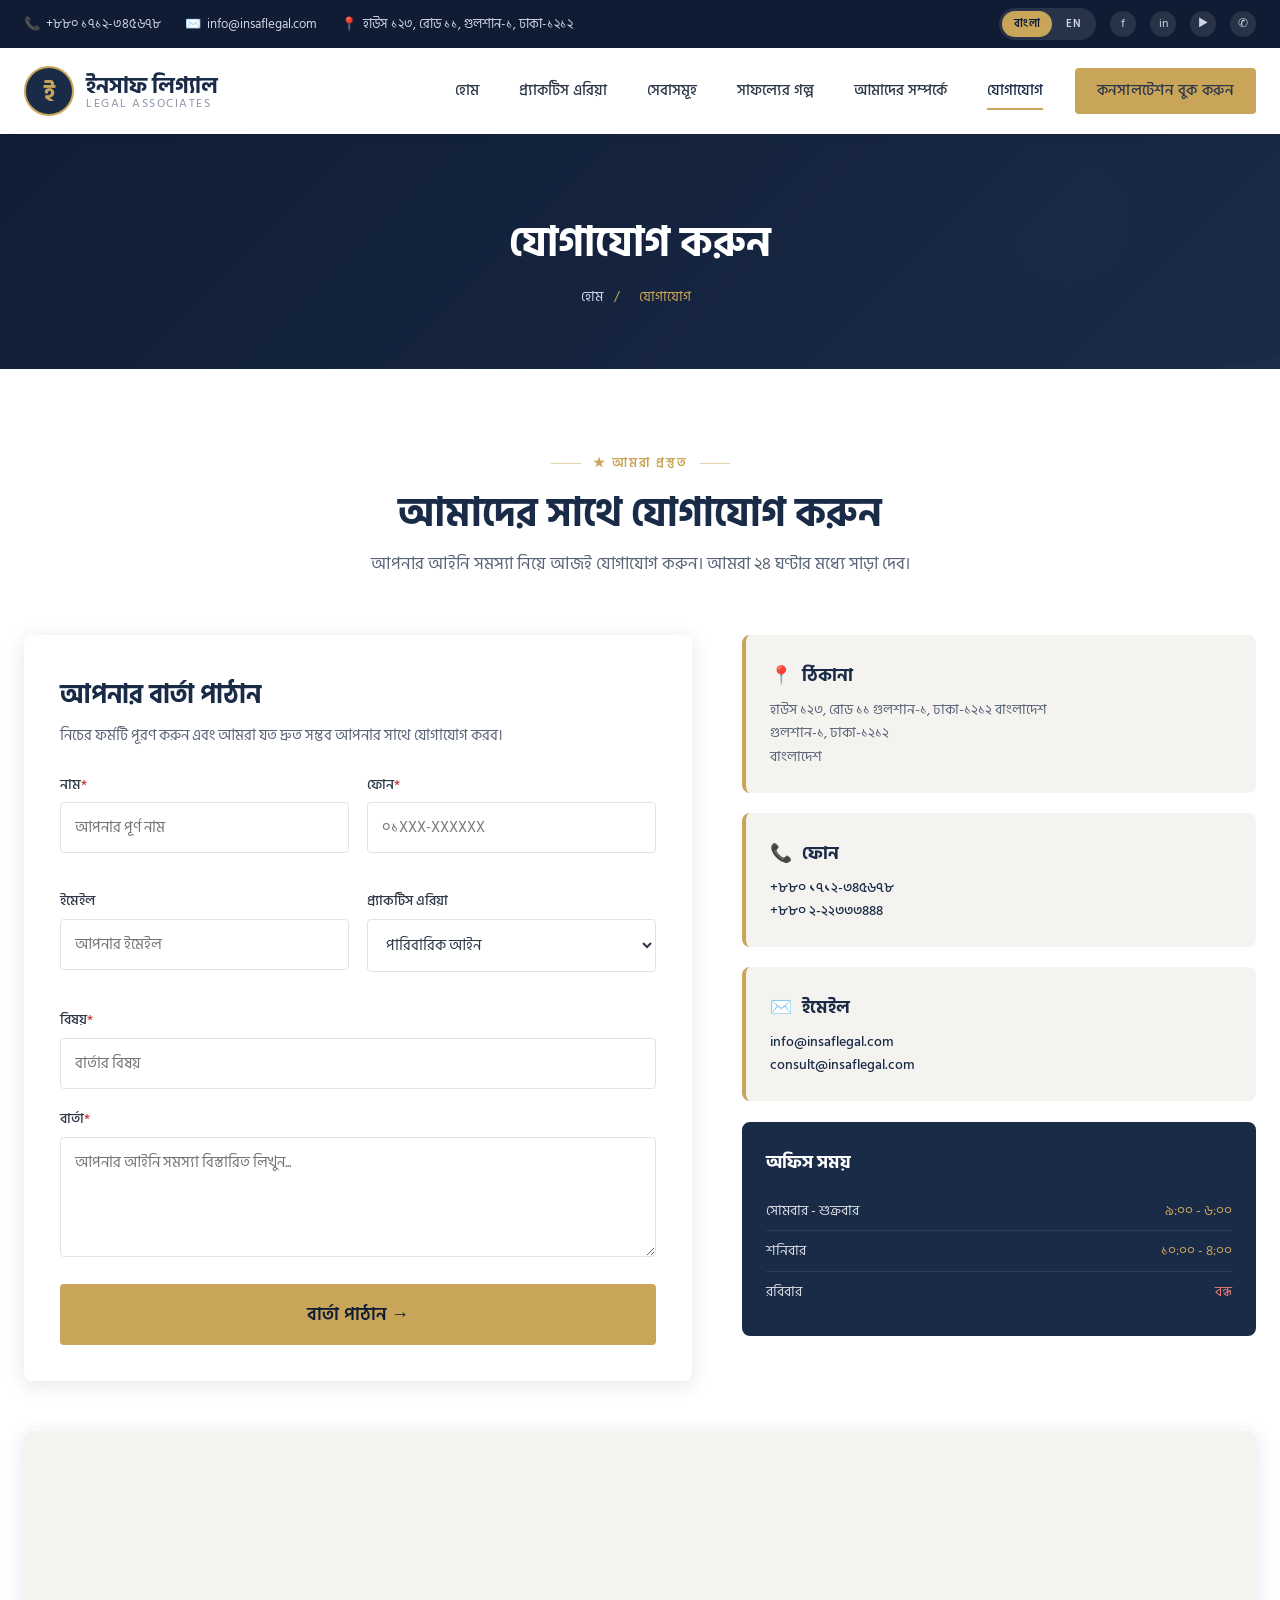
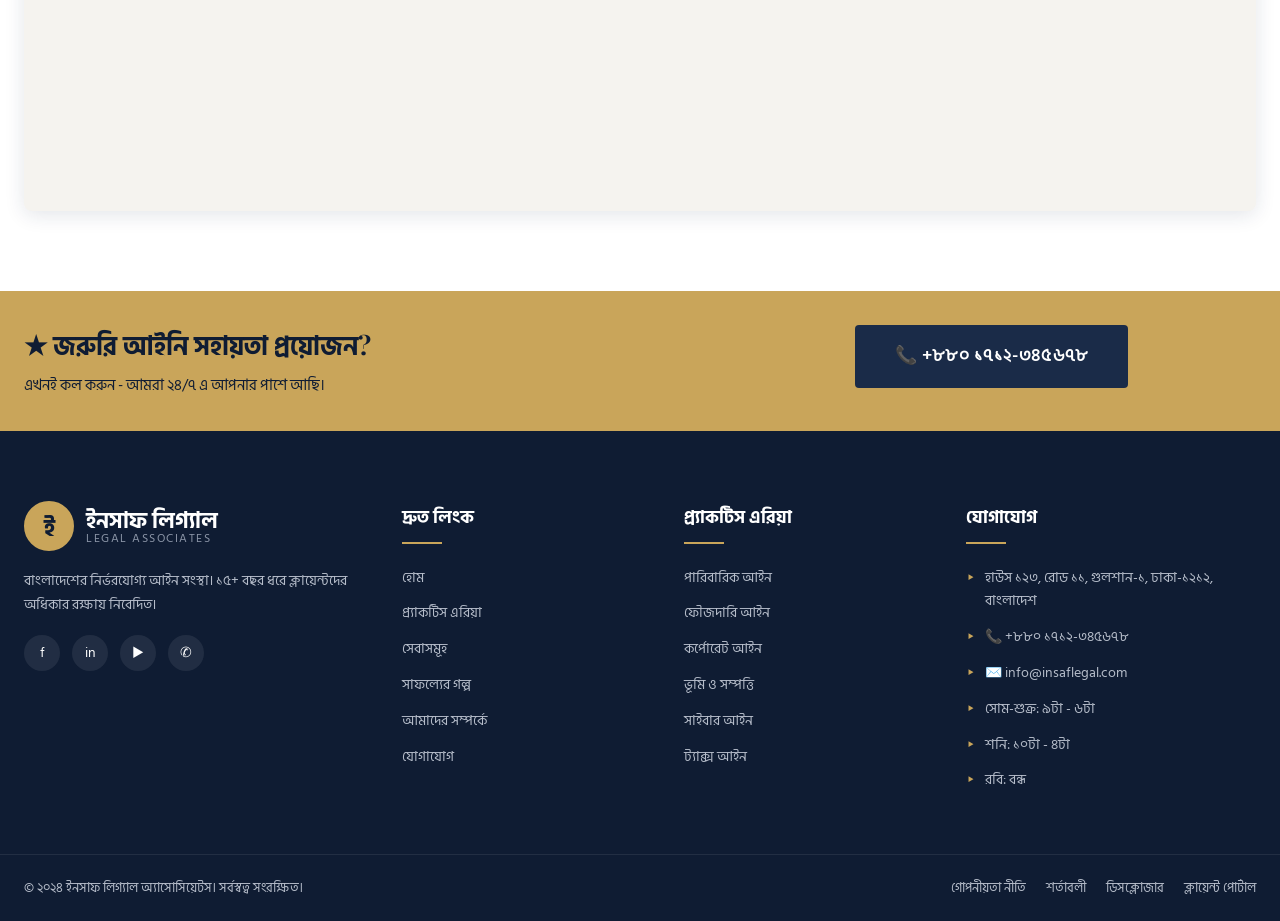
<file: contact.html>
<!DOCTYPE html>
<html lang="bn">
<head>
  <meta charset="UTF-8">
  <meta name="viewport" content="width=device-width, initial-scale=1.0">
  <title data-bn="যোগাযোগ | ইনসাফ লিগ্যাল অ্যাসোসিয়েটস" data-en="Contact | Insaf Legal Associates">যোগাযোগ | ইনসাফ লিগ্যাল অ্যাসোসিয়েটস</title>
  <meta name="description" content="ইনসাফ লিগ্যাল অ্যাসোসিয়েটসের সাথে যোগাযোগ করুন। গুলশান-১, ঢাকা। ফোন: +৮৮০ ১৭১২-৩৪৫৬৭৮।">
  <link rel="preconnect" href="https://fonts.googleapis.com">
  <link rel="preconnect" href="https://fonts.gstatic.com" crossorigin>
  <link href="https://fonts.googleapis.com/css2?family=Hind+Siliguri:wght@400;500;600;700&family=Playfair+Display:wght@600;700&family=Inter:wght@400;500;600;700&display=swap" rel="stylesheet">
  <link rel="stylesheet" href="css/style.css">
</head>
<body class="lang-bn">

  <div class="topbar">
    <div class="container">
      <div class="topbar-info">
        <span><span class="tb-icon">📞</span> <a href="tel:+8801712345678">+৮৮০ ১৭১২-৩৪৫৬৭৮</a></span>
        <span><span class="tb-icon">✉️</span> <a href="mailto:info@insaflegal.com">info@insaflegal.com</a></span>
        <span><span class="tb-icon">📍</span> হাউস ১২৩, রোড ১১, গুলশান-১, ঢাকা-১২১২</span>
      </div>
      <div style="display:flex; align-items:center; gap:14px;">
        <div class="lang-toggle">
          <button class="active" data-lang="bn">বাংলা</button>
          <button data-lang="en">EN</button>
        </div>
        <div class="topbar-social"><a href="#">f</a><a href="#">in</a><a href="#">▶</a><a href="#">✆</a></div>
      </div>
    </div>
  </div>

  <header class="header">
    <div class="container">
      <div class="header-inner">
        <a href="index.html" class="logo">
          <div class="logo-mark">ই</div>
          <div class="logo-text">
            <span class="name">ইনসাফ লিগ্যাল</span>
            <span class="tagline">LEGAL ASSOCIATES</span>
          </div>
        </a>
        <div class="mobile-actions">
          <div class="lang-toggle lang-toggle-mobile">
            <button class="active" data-lang="bn">বাংলা</button>
            <button data-lang="en">EN</button>
          </div>
          <button class="nav-toggle" aria-label="Menu"><span></span><span></span><span></span></button>
        </div>
        <nav class="nav">
          <a href="index.html" data-bn="হোম" data-en="Home">হোম</a>
          <a href="practice-areas.html" data-bn="প্র্যাকটিস এরিয়া" data-en="Practice Areas">প্র্যাকটিস এরিয়া</a>
          <a href="services.html" data-bn="সেবাসমূহ" data-en="Services">সেবাসমূহ</a>
          <a href="case-results.html" data-bn="সাফল্যের গল্প" data-en="Case Results">সাফল্যের গল্প</a>
          <a href="about.html" data-bn="আমাদের সম্পর্কে" data-en="About Us">আমাদের সম্পর্কে</a>
          <a href="contact.html" data-bn="যোগাযোগ" data-en="Contact">যোগাযোগ</a>
          <a href="#" class="btn btn-accent" data-modal="consult" data-bn="কনসালটেশন বুক করুন" data-en="Book Consultation">কনসালটেশন বুক করুন</a>
        </nav>
      </div>
    </div>
  </header>

  <section class="page-banner">
    <div class="container">
      <h1 data-bn="যোগাযোগ করুন" data-en="Contact Us">যোগাযোগ করুন</h1>
      <div class="breadcrumb">
        <a href="index.html" data-bn="হোম" data-en="Home">হোম</a> <span>/</span> <span data-bn="যোগাযোগ" data-en="Contact">যোগাযোগ</span>
      </div>
    </div>
  </section>

  <!-- Contact Section -->
  <section class="section">
    <div class="container">
      <div class="section-head" data-reveal="fade-up">
        <span class="eyebrow" data-bn="★ আমরা প্রস্তুত" data-en="★ WE ARE READY">★ আমরা প্রস্তুত</span>
        <h2 data-bn="আমাদের সাথে যোগাযোগ করুন" data-en="Get In Touch With Us">আমাদের সাথে যোগাযোগ করুন</h2>
        <p data-bn="আপনার আইনি সমস্যা নিয়ে আজই যোগাযোগ করুন। আমরা ২৪ ঘণ্টার মধ্যে সাড়া দেব।" data-en="Contact us today with your legal problem. We'll respond within 24 hours.">আপনার আইনি সমস্যা নিয়ে আজই যোগাযোগ করুন। আমরা ২৪ ঘণ্টার মধ্যে সাড়া দেব।</p>
      </div>

      <div class="contact-grid">
        <!-- Contact Form -->
        <div class="contact-form" data-reveal="fade-right">
          <h3 data-bn="আপনার বার্তা পাঠান" data-en="Send Your Message">আপনার বার্তা পাঠান</h3>
          <p data-bn="নিচের ফর্মটি পূরণ করুন এবং আমরা যত দ্রুত সম্ভব আপনার সাথে যোগাযোগ করব।" data-en="Fill out the form below and we'll contact you as soon as possible.">নিচের ফর্মটি পূরণ করুন এবং আমরা যত দ্রুত সম্ভব আপনার সাথে যোগাযোগ করব।</p>
          <form id="contactForm">
            <div class="form-row">
              <div class="form-field">
                <label data-bn="নাম" data-en="Name">নাম <span class="req">*</span></label>
                <input type="text" name="name" required data-placeholder-bn="আপনার পূর্ণ নাম" data-placeholder-en="Your full name" placeholder="আপনার পূর্ণ নাম">
              </div>
              <div class="form-field">
                <label data-bn="ফোন" data-en="Phone">ফোন <span class="req">*</span></label>
                <input type="tel" name="phone" required data-placeholder-bn="০১XXX-XXXXXX" data-placeholder-en="01XXX-XXXXXX" placeholder="০১XXX-XXXXXX">
              </div>
            </div>
            <div class="form-row">
              <div class="form-field">
                <label data-bn="ইমেইল" data-en="Email">ইমেইল</label>
                <input type="email" name="email" data-placeholder-bn="আপনার ইমেইল" data-placeholder-en="Your email" placeholder="আপনার ইমেইল">
              </div>
              <div class="form-field">
                <label data-bn="প্র্যাকটিস এরিয়া" data-en="Practice Area">প্র্যাকটিস এরিয়া</label>
                <select name="practice">
                  <option data-bn="পারিবারিক আইন" data-en="Family Law">পারিবারিক আইন</option>
                  <option data-bn="ফৌজদারি আইন" data-en="Criminal Law">ফৌজদারি আইন</option>
                  <option data-bn="কর্পোরেট আইন" data-en="Corporate Law">কর্পোরেট আইন</option>
                  <option data-bn="ভূমি ও সম্পত্তি" data-en="Land & Property">ভূমি ও সম্পত্তি</option>
                  <option data-bn="সাইবার আইন" data-en="Cyber Law">সাইবার আইন</option>
                  <option data-bn="ট্যাক্স আইন" data-en="Tax Law">ট্যাক্স আইন</option>
                  <option data-bn="অন্যান্য" data-en="Other">অন্যান্য</option>
                </select>
              </div>
            </div>
            <div class="form-field">
              <label data-bn="বিষয়" data-en="Subject">বিষয় <span class="req">*</span></label>
              <input type="text" name="subject" required data-placeholder-bn="বার্তার বিষয়" data-placeholder-en="Message subject" placeholder="বার্তার বিষয়">
            </div>
            <div class="form-field">
              <label data-bn="বার্তা" data-en="Message">বার্তা <span class="req">*</span></label>
              <textarea name="message" required data-placeholder-bn="আপনার আইনি সমস্যা বিস্তারিত লিখুন..." data-placeholder-en="Describe your legal problem in detail..." placeholder="আপনার আইনি সমস্যা বিস্তারিত লিখুন..."></textarea>
            </div>
            <button type="submit" class="btn btn-accent btn-lg" style="width: 100%;" data-bn="বার্তা পাঠান →" data-en="Send Message →">বার্তা পাঠান →</button>
            <div class="form-success" id="formSuccess" data-bn="✓ আপনার বার্তা সফলভাবে পাঠানো হয়েছে! আমরা ২৪ ঘণ্টার মধ্যে আপনার সাথে যোগাযোগ করব।" data-en="✓ Your message has been sent successfully! We'll contact you within 24 hours.">
              ✓ আপনার বার্তা সফলভাবে পাঠানো হয়েছে! আমরা ২৪ ঘণ্টার মধ্যে আপনার সাথে যোগাযোগ করব।
            </div>
          </form>
        </div>

        <!-- Contact Info Side -->
        <div class="contact-info-side">
          <div class="contact-card" data-reveal="fade-left" data-delay="1">
            <h4><span class="icon">📍</span> <span data-bn="ঠিকানা" data-en="Address">ঠিকানা</span></h4>
            <p data-bn="হাউস ১২৩, রোড ১১ গুলশান-১, ঢাকা-১২১২ বাংলাদেশ" data-en="House 123, Road 11 Gulshan-1, Dhaka-1212 Bangladesh">হাউস ১২৩, রোড ১১<br>গুলশান-১, ঢাকা-১২১২<br>বাংলাদেশ</p>
          </div>

          <div class="contact-card" data-reveal="fade-left" data-delay="2">
            <h4><span class="icon">📞</span> <span data-bn="ফোন" data-en="Phone">ফোন</span></h4>
            <p>
              <a href="tel:+8801712345678">+৮৮০ ১৭১২-৩৪৫৬৭৮</a><br>
              <a href="tel:+880222333444">+৮৮০ ২-২২৩৩৩৪৪৪</a>
            </p>
          </div>

          <div class="contact-card" data-reveal="fade-left" data-delay="3">
            <h4><span class="icon">✉️</span> <span data-bn="ইমেইল" data-en="Email">ইমেইল</span></h4>
            <p>
              <a href="mailto:info@insaflegal.com">info@insaflegal.com</a><br>
              <a href="mailto:consult@insaflegal.com">consult@insaflegal.com</a>
            </p>
          </div>

          <div class="office-hours" data-reveal="fade-left" data-delay="4">
            <h4 data-bn="অফিস সময়" data-en="Office Hours">অফিস সময়</h4>
            <div class="day-row">
              <span data-bn="সোমবার - শুক্রবার" data-en="Monday - Friday">সোমবার - শুক্রবার</span>
              <span class="open" data-bn="৯:০০ - ৬:০০" data-en="9:00 - 6:00">৯:০০ - ৬:০০</span>
            </div>
            <div class="day-row">
              <span data-bn="শনিবার" data-en="Saturday">শনিবার</span>
              <span class="open" data-bn="১০:০০ - ৪:০০" data-en="10:00 - 4:00">১০:০০ - ৪:০০</span>
            </div>
            <div class="day-row">
              <span data-bn="রবিবার" data-en="Sunday">রবিবার</span>
              <span class="closed" data-bn="বন্ধ" data-en="Closed">বন্ধ</span>
            </div>
          </div>
        </div>
      </div>

      <!-- Map -->
      <div class="map-embed" data-reveal="fade-up">
        <iframe
          src="https://maps.google.com/maps?q=Gulshan%201%20Dhaka&t=&z=14&ie=UTF8&iwloc=&output=embed"
          width="100%" height="100%" style="border:0;"
          allowfullscreen="" loading="lazy"
          referrerpolicy="no-referrer-when-downgrade"
          title="ইনসাফ লিগ্যাল অফিস লোকেশন">
        </iframe>
      </div>
    </div>
  </section>

  <!-- Quick Contact Strip -->
  <section class="offers-strip">
    <div class="container">
      <div class="offers-inner">
        <div data-reveal="fade-right">
          <h3 data-bn="★ জরুরি আইনি সহায়তা প্রয়োজন?" data-en="★ Need Emergency Legal Help?">★ জরুরি আইনি সহায়তা প্রয়োজন?</h3>
          <p data-bn="এখনই কল করুন - আমরা ২৪/৭ এ আপনার পাশে আছি।" data-en="Call now - we're by your side 24/7.">এখনই কল করুন - আমরা ২৪/৭ এ আপনার পাশে আছি।</p>
        </div>
        <div data-reveal="fade-left">
          <a href="tel:+8801712345678" class="btn btn-lg">📞 +৮৮০ ১৭১২-৩৪৫৬৭৮</a>
        </div>
      </div>
    </div>
  </section>

  <footer class="footer">
    <div class="container">
      <div class="footer-grid">
        <div class="footer-col">
          <a href="index.html" class="logo">
            <div class="logo-mark">ই</div>
            <div class="logo-text">
              <span class="name">ইনসাফ লিগ্যাল</span>
              <span class="tagline">LEGAL ASSOCIATES</span>
            </div>
          </a>
          <p data-bn="বাংলাদেশের নির্ভরযোগ্য আইন সংস্থা। ১৫+ বছর ধরে ক্লায়েন্টদের অধিকার রক্ষায় নিবেদিত।" data-en="Bangladesh's trusted law firm. Dedicated to protecting clients' rights for 15+ years.">বাংলাদেশের নির্ভরযোগ্য আইন সংস্থা। ১৫+ বছর ধরে ক্লায়েন্টদের অধিকার রক্ষায় নিবেদিত।</p>
          <div class="footer-social"><a href="#">f</a><a href="#">in</a><a href="#">▶</a><a href="#">✆</a></div>
        </div>
        <div class="footer-col">
          <h4 data-bn="দ্রুত লিংক" data-en="Quick Links">দ্রুত লিংক</h4>
          <ul>
            <li><a href="index.html" data-bn="হোম" data-en="Home">হোম</a></li>
            <li><a href="practice-areas.html" data-bn="প্র্যাকটিস এরিয়া" data-en="Practice Areas">প্র্যাকটিস এরিয়া</a></li>
            <li><a href="services.html" data-bn="সেবাসমূহ" data-en="Services">সেবাসমূহ</a></li>
            <li><a href="case-results.html" data-bn="সাফল্যের গল্প" data-en="Case Results">সাফল্যের গল্প</a></li>
            <li><a href="about.html" data-bn="আমাদের সম্পর্কে" data-en="About Us">আমাদের সম্পর্কে</a></li>
            <li><a href="contact.html" data-bn="যোগাযোগ" data-en="Contact">যোগাযোগ</a></li>
          </ul>
        </div>
        <div class="footer-col">
          <h4 data-bn="প্র্যাকটিস এরিয়া" data-en="Practice Areas">প্র্যাকটিস এরিয়া</h4>
          <ul>
            <li><a href="practice-areas.html" data-bn="পারিবারিক আইন" data-en="Family Law">পারিবারিক আইন</a></li>
            <li><a href="practice-areas.html" data-bn="ফৌজদারি আইন" data-en="Criminal Law">ফৌজদারি আইন</a></li>
            <li><a href="practice-areas.html" data-bn="কর্পোরেট আইন" data-en="Corporate Law">কর্পোরেট আইন</a></li>
            <li><a href="practice-areas.html" data-bn="ভূমি ও সম্পত্তি" data-en="Land & Property">ভূমি ও সম্পত্তি</a></li>
            <li><a href="practice-areas.html" data-bn="সাইবার আইন" data-en="Cyber Law">সাইবার আইন</a></li>
            <li><a href="practice-areas.html" data-bn="ট্যাক্স আইন" data-en="Tax Law">ট্যাক্স আইন</a></li>
          </ul>
        </div>
        <div class="footer-col">
          <h4 data-bn="যোগাযোগ" data-en="Contact">যোগাযোগ</h4>
          <ul class="footer-contact">
            <li data-bn="হাউস ১২৩, রোড ১১, গুলশান-১, ঢাকা-১২১২, বাংলাদেশ" data-en="House 123, Road 11, Gulshan-1, Dhaka-1212, Bangladesh">হাউস ১২৩, রোড ১১, গুলশান-১, ঢাকা-১২১২, বাংলাদেশ</li>
            <li><a href="tel:+8801712345678">📞 +৮৮০ ১৭১২-৩৪৫৬৭৮</a></li>
            <li><a href="mailto:info@insaflegal.com">✉️ info@insaflegal.com</a></li>
            <li data-bn="সোম-শুক্র: ৯টা - ৬টা" data-en="Mon-Fri: 9AM - 6PM">সোম-শুক্র: ৯টা - ৬টা</li>
            <li data-bn="শনি: ১০টা - ৪টা" data-en="Sat: 10AM - 4PM">শনি: ১০টা - ৪টা</li>
            <li data-bn="রবি: বন্ধ" data-en="Sun: Closed">রবি: বন্ধ</li>
          </ul>
        </div>
      </div>
    </div>
    <div class="footer-bottom">
      <div class="container" style="display: flex; justify-content: space-between; align-items: center; flex-wrap: wrap; gap: 14px; width: 100%;">
        <span data-bn="© ২০২৪ ইনসাফ লিগ্যাল অ্যাসোসিয়েটস। সর্বস্বত্ব সংরক্ষিত।" data-en="© 2024 Insaf Legal Associates. All Rights Reserved.">© ২০২৪ ইনসাফ লিগ্যাল অ্যাসোসিয়েটস। সর্বস্বত্ব সংরক্ষিত।</span>
        <div class="footer-bottom-links">
          <a href="#" data-bn="গোপনীয়তা নীতি" data-en="Privacy Policy">গোপনীয়তা নীতি</a>
          <a href="#" data-bn="শর্তাবলী" data-en="Terms">শর্তাবলী</a>
          <a href="#" data-bn="ডিসক্লোজার" data-en="Disclosures">ডিসক্লোজার</a>
          <a href="#" data-bn="ক্লায়েন্ট পোর্টাল" data-en="Client Portal">ক্লায়েন্ট পোর্টাল</a>
        </div>
      </div>
    </div>
  </footer>

  <div class="modal-overlay" id="consultModal">
    <div class="modal">
      <button class="modal-close">✕</button>
      <h3 data-bn="ফ্রি কনসালটেশন বুক করুন" data-en="Book Free Consultation">ফ্রি কনসালটেশন বুক করুন</h3>
      <p data-bn="নিচের ফর্ম পূরণ করুন, আমরা ২৪ ঘণ্টার মধ্যে যোগাযোগ করব।" data-en="Fill out the form below, we'll contact you within 24 hours.">নিচের ফর্ম পূরণ করুন, আমরা ২৪ ঘণ্টার মধ্যে যোগাযোগ করব।</p>
      <form id="modalForm">
        <div class="form-field">
          <label data-bn="নাম" data-en="Name">নাম <span class="req">*</span></label>
          <input type="text" name="name" required data-placeholder-bn="আপনার পূর্ণ নাম" data-placeholder-en="Your full name" placeholder="আপনার পূর্ণ নাম">
        </div>
        <div class="form-row">
          <div class="form-field">
            <label data-bn="ফোন" data-en="Phone">ফোন <span class="req">*</span></label>
            <input type="tel" name="phone" required data-placeholder-bn="০১XXX-XXXXXX" data-placeholder-en="01XXX-XXXXXX" placeholder="০১XXX-XXXXXX">
          </div>
          <div class="form-field">
            <label data-bn="ইমেইল" data-en="Email">ইমেইল</label>
            <input type="email" name="email" data-placeholder-bn="আপনার ইমেইল" data-placeholder-en="Your email" placeholder="আপনার ইমেইল">
          </div>
        </div>
        <div class="form-field">
          <label data-bn="প্র্যাকটিস এরিয়া" data-en="Practice Area">প্র্যাকটিস এরিয়া</label>
          <select name="practice">
            <option data-bn="পারিবারিক আইন" data-en="Family Law">পারিবারিক আইন</option>
            <option data-bn="ফৌজদারি আইন" data-en="Criminal Law">ফৌজদারি আইন</option>
            <option data-bn="কর্পোরেট আইন" data-en="Corporate Law">কর্পোরেট আইন</option>
            <option data-bn="ভূমি ও সম্পত্তি" data-en="Land & Property">ভূমি ও সম্পত্তি</option>
            <option data-bn="সাইবার আইন" data-en="Cyber Law">সাইবার আইন</option>
            <option data-bn="ট্যাক্স আইন" data-en="Tax Law">ট্যাক্স আইন</option>
            <option data-bn="অন্যান্য" data-en="Other">অন্যান্য</option>
          </select>
        </div>
        <div class="form-field">
          <label data-bn="সংক্ষেপে সমস্যা" data-en="Brief Problem">সংক্ষেপে সমস্যা</label>
          <textarea name="message" data-placeholder-bn="আপনার আইনি সমস্যা সংক্ষেপে লিখুন" data-placeholder-en="Briefly describe your legal problem" placeholder="আপনার আইনি সমস্যা সংক্ষেপে লিখুন"></textarea>
        </div>
        <button type="submit" class="btn btn-accent btn-lg" style="width: 100%;" data-bn="বুক করুন" data-en="Book Now">বুক করুন</button>
      </form>
    </div>
  </div>

  <script src="js/script.js"></script>
</body>
</html>
</file>
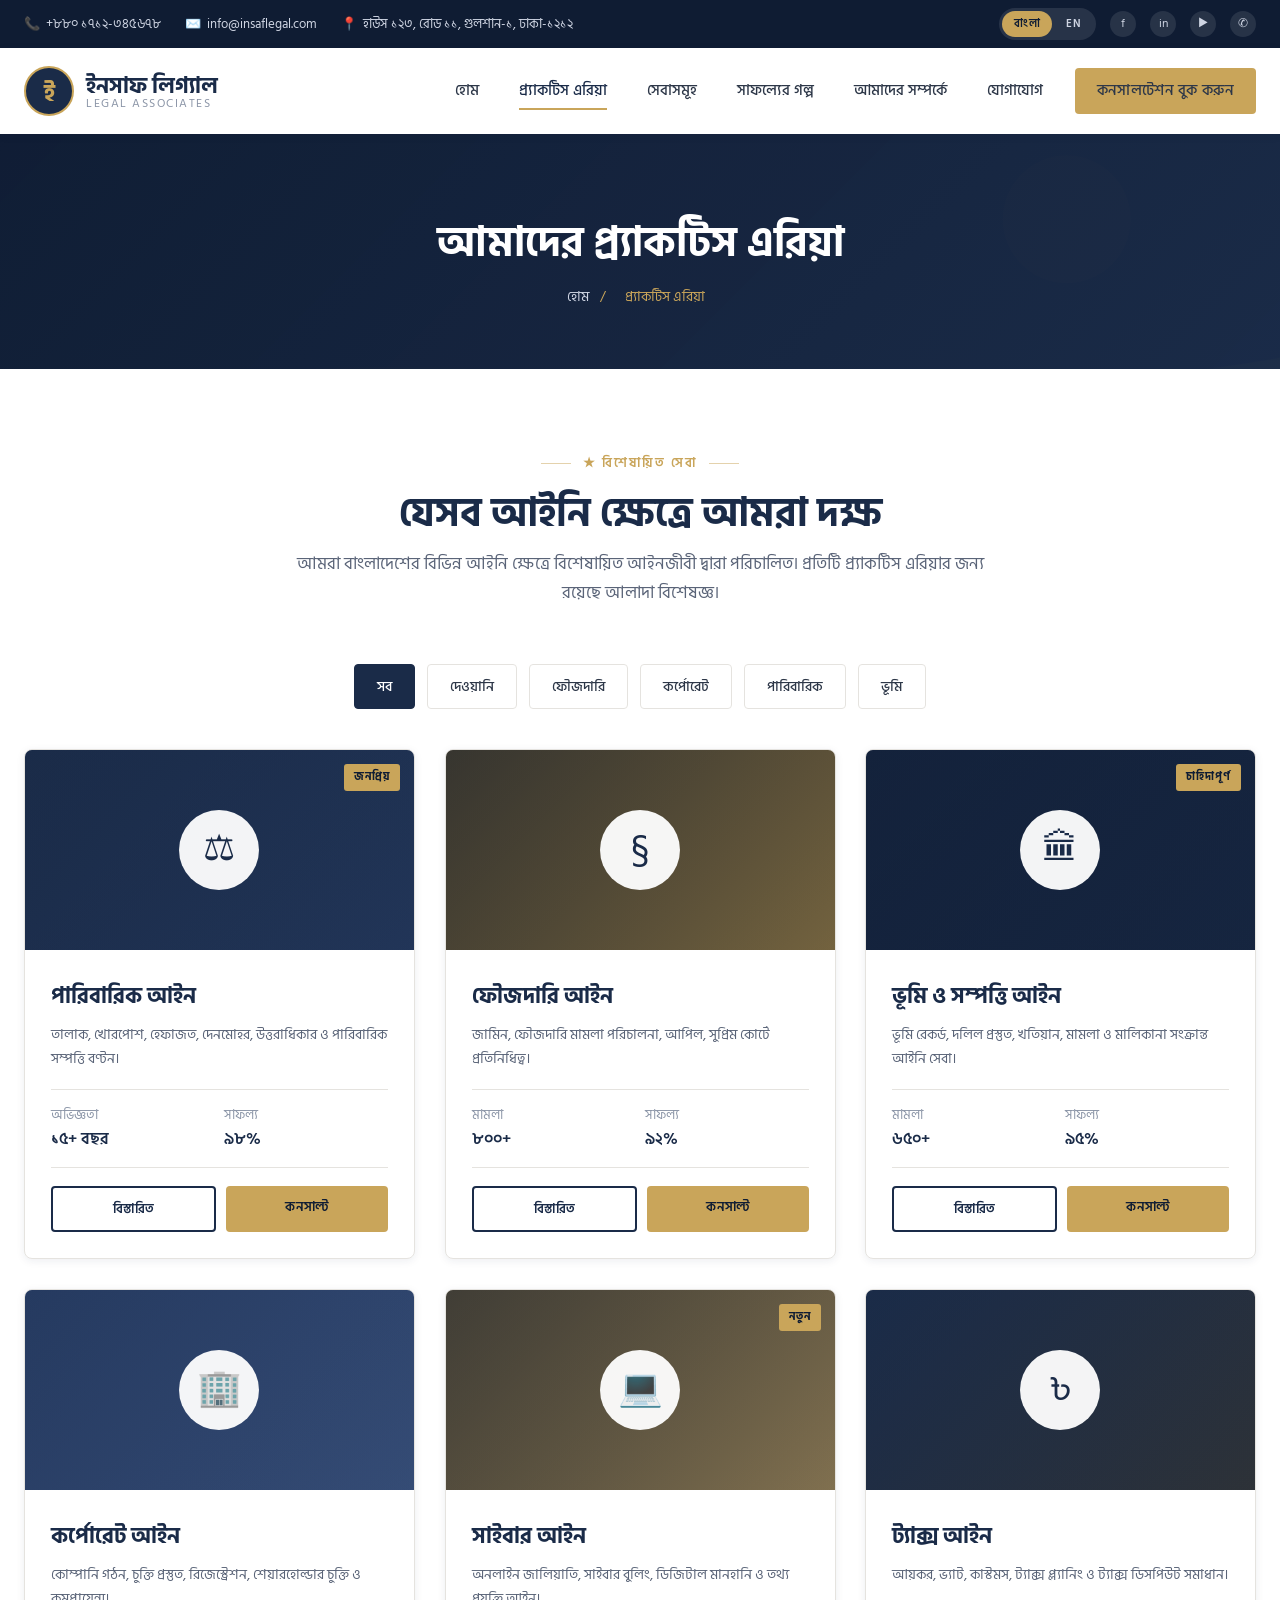
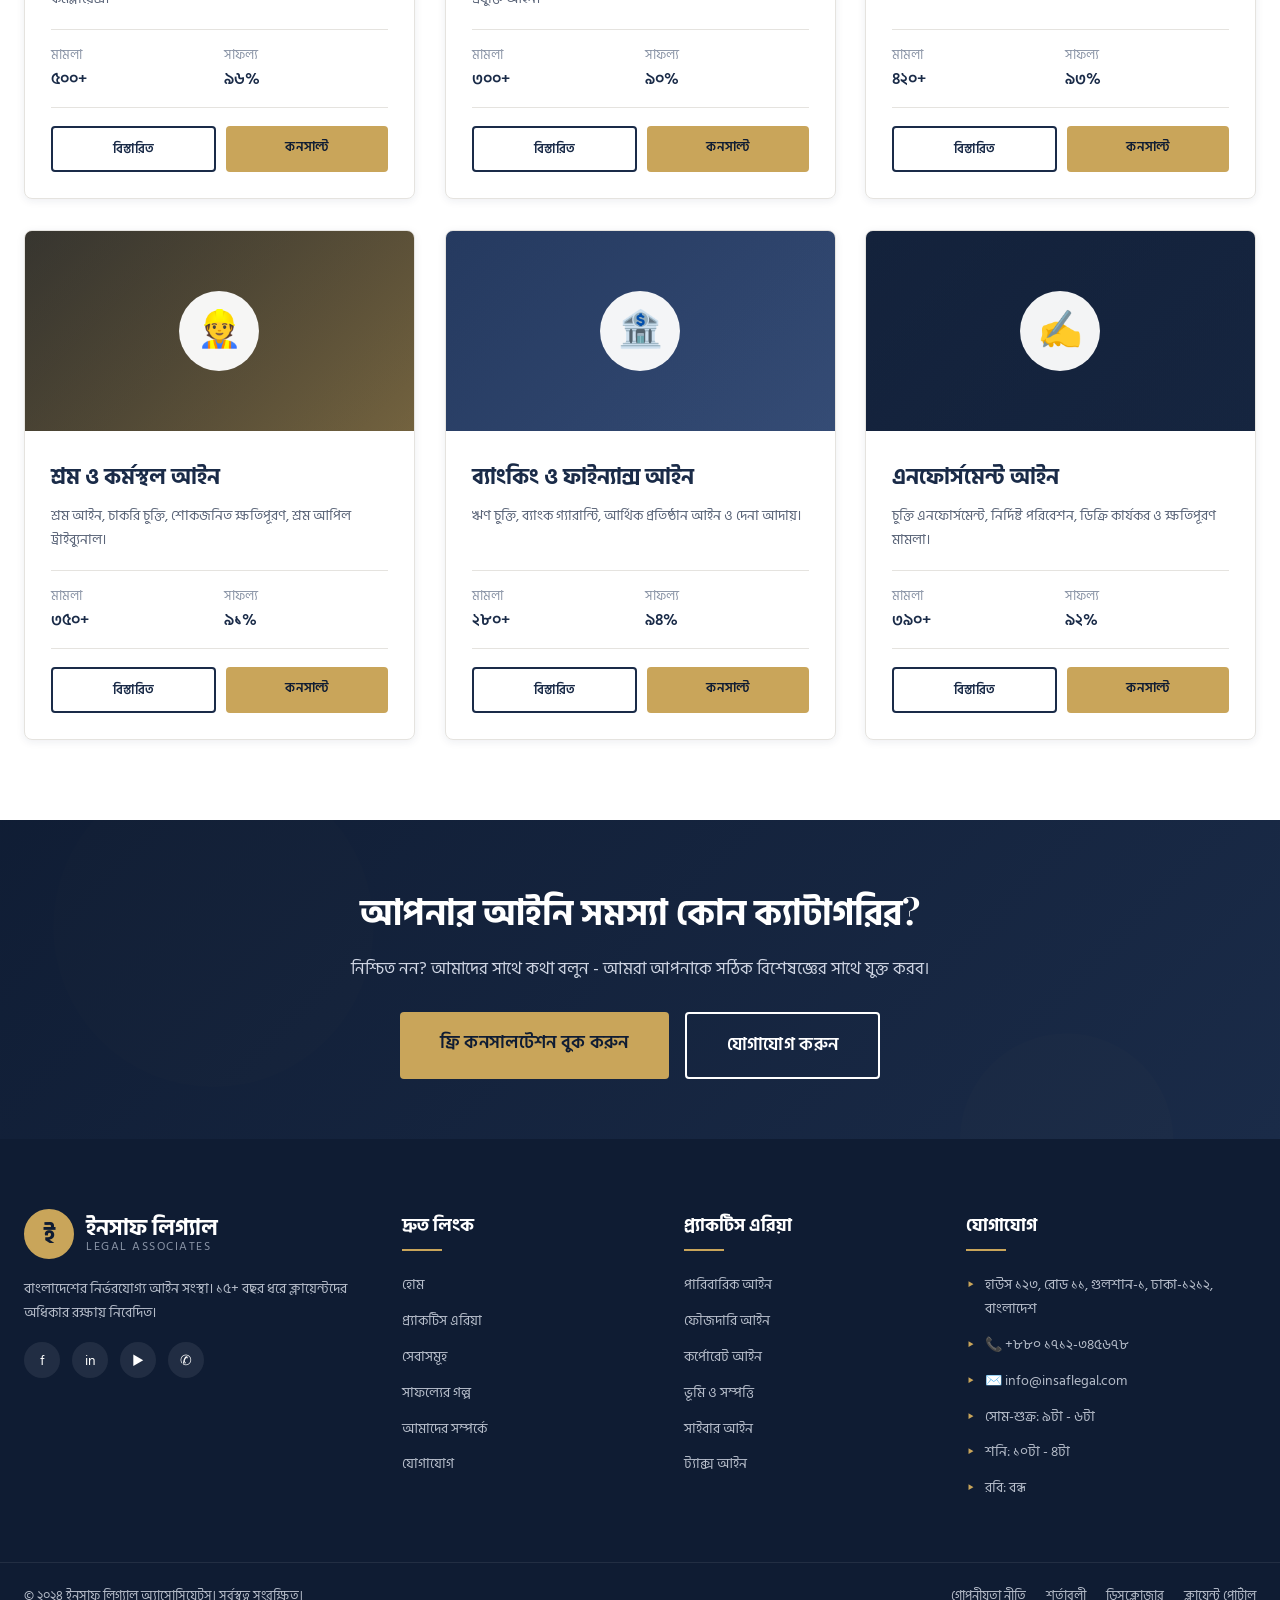
<file: practice-areas.html>
<!DOCTYPE html>
<html lang="bn">
<head>
  <meta charset="UTF-8">
  <meta name="viewport" content="width=device-width, initial-scale=1.0">
  <title data-bn="প্র্যাকটিস এরিয়া | ইনসাফ লিগ্যাল অ্যাসোসিয়েটস" data-en="Practice Areas | Insaf Legal Associates">প্র্যাকটিস এরিয়া | ইনসাফ লিগ্যাল অ্যাসোসিয়েটস</title>
  <meta name="description" content="পারিবারিক, ফৌজদারি, কর্পোরেট, ভূমি, সাইবার, ট্যাক্স, শ্রম ও ব্যাংকিং আইনে আমাদের বিশেষায়িত আইনি সেবা।">
  <link rel="preconnect" href="https://fonts.googleapis.com">
  <link rel="preconnect" href="https://fonts.gstatic.com" crossorigin>
  <link href="https://fonts.googleapis.com/css2?family=Hind+Siliguri:wght@400;500;600;700&family=Playfair+Display:wght@600;700&family=Inter:wght@400;500;600;700&display=swap" rel="stylesheet">
  <link rel="stylesheet" href="css/style.css">
</head>
<body class="lang-bn">

  <div class="topbar">
    <div class="container">
      <div class="topbar-info">
        <span><span class="tb-icon">📞</span> <a href="tel:+8801712345678">+৮৮০ ১৭১২-৩৪৫৬৭৮</a></span>
        <span><span class="tb-icon">✉️</span> <a href="mailto:info@insaflegal.com">info@insaflegal.com</a></span>
        <span><span class="tb-icon">📍</span> হাউস ১২৩, রোড ১১, গুলশান-১, ঢাকা-১২১২</span>
      </div>
      <div style="display:flex; align-items:center; gap:14px;">
        <div class="lang-toggle">
          <button class="active" data-lang="bn">বাংলা</button>
          <button data-lang="en">EN</button>
        </div>
        <div class="topbar-social"><a href="#">f</a><a href="#">in</a><a href="#">▶</a><a href="#">✆</a></div>
      </div>
    </div>
  </div>

  <header class="header">
    <div class="container">
      <div class="header-inner">
        <a href="index.html" class="logo">
          <div class="logo-mark">ই</div>
          <div class="logo-text">
            <span class="name">ইনসাফ লিগ্যাল</span>
            <span class="tagline">LEGAL ASSOCIATES</span>
          </div>
        </a>
        <div class="mobile-actions">
          <div class="lang-toggle lang-toggle-mobile">
            <button class="active" data-lang="bn">বাংলা</button>
            <button data-lang="en">EN</button>
          </div>
          <button class="nav-toggle" aria-label="Menu"><span></span><span></span><span></span></button>
        </div>
        <nav class="nav">
          <a href="index.html" data-bn="হোম" data-en="Home">হোম</a>
          <a href="practice-areas.html" data-bn="প্র্যাকটিস এরিয়া" data-en="Practice Areas">প্র্যাকটিস এরিয়া</a>
          <a href="services.html" data-bn="সেবাসমূহ" data-en="Services">সেবাসমূহ</a>
          <a href="case-results.html" data-bn="সাফল্যের গল্প" data-en="Case Results">সাফল্যের গল্প</a>
          <a href="about.html" data-bn="আমাদের সম্পর্কে" data-en="About Us">আমাদের সম্পর্কে</a>
          <a href="contact.html" data-bn="যোগাযোগ" data-en="Contact">যোগাযোগ</a>
          <a href="#" class="btn btn-accent" data-modal="consult" data-bn="কনসালটেশন বুক করুন" data-en="Book Consultation">কনসালটেশন বুক করুন</a>
        </nav>
      </div>
    </div>
  </header>

  <section class="page-banner">
    <div class="container">
      <h1 data-bn="আমাদের প্র্যাকটিস এরিয়া" data-en="Our Practice Areas">আমাদের প্র্যাকটিস এরিয়া</h1>
      <div class="breadcrumb">
        <a href="index.html" data-bn="হোম" data-en="Home">হোম</a> <span>/</span> <span data-bn="প্র্যাকটিস এরিয়া" data-en="Practice Areas">প্র্যাকটিস এরিয়া</span>
      </div>
    </div>
  </section>

  <section class="section">
    <div class="container">
      <div class="section-head" data-reveal="fade-up">
        <span class="eyebrow" data-bn="★ বিশেষায়িত সেবা" data-en="★ SPECIALIZED SERVICE">★ বিশেষায়িত সেবা</span>
        <h2 data-bn="যেসব আইনি ক্ষেত্রে আমরা দক্ষ" data-en="Areas of Law Where We Excel">যেসব আইনি ক্ষেত্রে আমরা দক্ষ</h2>
        <p data-bn="আমরা বাংলাদেশের বিভিন্ন আইনি ক্ষেত্রে বিশেষায়িত আইনজীবী দ্বারা পরিচালিত। প্রতিটি প্র্যাকটিস এরিয়ার জন্য রয়েছে আলাদা বিশেষজ্ঞ।" data-en="We are led by specialized lawyers in various legal fields in Bangladesh. Each practice area has its own expert.">আমরা বাংলাদেশের বিভিন্ন আইনি ক্ষেত্রে বিশেষায়িত আইনজীবী দ্বারা পরিচালিত। প্রতিটি প্র্যাকটিস এরিয়ার জন্য রয়েছে আলাদা বিশেষজ্ঞ।</p>
      </div>

      <div class="filter-bar" data-reveal="fade-up">
        <button class="filter-btn active" data-filter="all" data-bn="সব" data-en="All">সব</button>
        <button class="filter-btn" data-filter="civil" data-bn="দেওয়ানি" data-en="Civil">দেওয়ানি</button>
        <button class="filter-btn" data-filter="criminal" data-bn="ফৌজদারি" data-en="Criminal">ফৌজদারি</button>
        <button class="filter-btn" data-filter="corporate" data-bn="কর্পোরেট" data-en="Corporate">কর্পোরেট</button>
        <button class="filter-btn" data-filter="family" data-bn="পারিবারিক" data-en="Family">পারিবারিক</button>
        <button class="filter-btn" data-filter="land" data-bn="ভূমি" data-en="Land">ভূমি</button>
      </div>

      <div class="cards-grid">

        <div class="practice-card" data-category="family" data-reveal="fade-up" data-delay="1">
          <div class="practice-card-img bg-grad-1">
            <span class="tag" data-bn="জনপ্রিয়" data-en="POPULAR">জনপ্রিয়</span>
            <div class="icon">⚖</div>
          </div>
          <div class="practice-card-body">
            <h3 data-bn="পারিবারিক আইন" data-en="Family Law">পারিবারিক আইন</h3>
            <p data-bn="তালাক, খোরপোশ, হেফাজত, দেনমোহর, উত্তরাধিকার ও পারিবারিক সম্পত্তি বণ্টন।" data-en="Divorce, alimony, custody, dower, inheritance, and family property distribution.">তালাক, খোরপোশ, হেফাজত, দেনমোহর, উত্তরাধিকার ও পারিবারিক সম্পত্তি বণ্টন।</p>
            <div class="specs">
              <div data-bn="অভিজ্ঞতা" data-en="Experience"><strong data-bn="১৫+ বছর" data-en="15+ years">১৫+ বছর</strong></div>
              <div data-bn="সাফল্য" data-en="Success"><strong data-bn="৯৮%" data-en="98%">৯৮%</strong></div>
            </div>
            <div class="card-actions">
              <a href="#" class="btn btn-outline btn-sm" data-modal="consult" data-bn="বিস্তারিত" data-en="Details">বিস্তারিত</a>
              <a href="#" class="btn btn-accent btn-sm" data-modal="consult" data-bn="কনসাল্ট" data-en="Consult">কনসাল্ট</a>
            </div>
          </div>
        </div>

        <div class="practice-card" data-category="criminal" data-reveal="fade-up" data-delay="2">
          <div class="practice-card-img bg-grad-2">
            <div class="icon">§</div>
          </div>
          <div class="practice-card-body">
            <h3 data-bn="ফৌজদারি আইন" data-en="Criminal Law">ফৌজদারি আইন</h3>
            <p data-bn="জামিন, ফৌজদারি মামলা পরিচালনা, আপিল, সুপ্রিম কোর্টে প্রতিনিধিত্ব।" data-en="Bail, criminal case management, appeals, Supreme Court representation.">জামিন, ফৌজদারি মামলা পরিচালনা, আপিল, সুপ্রিম কোর্টে প্রতিনিধিত্ব।</p>
            <div class="specs">
              <div data-bn="মামলা" data-en="Cases"><strong data-bn="৮০০+" data-en="800+">৮০০+</strong></div>
              <div data-bn="সাফল্য" data-en="Success"><strong data-bn="৯২%" data-en="92%">৯২%</strong></div>
            </div>
            <div class="card-actions">
              <a href="#" class="btn btn-outline btn-sm" data-modal="consult" data-bn="বিস্তারিত" data-en="Details">বিস্তারিত</a>
              <a href="#" class="btn btn-accent btn-sm" data-modal="consult" data-bn="কনসাল্ট" data-en="Consult">কনসাল্ট</a>
            </div>
          </div>
        </div>

        <div class="practice-card" data-category="land" data-reveal="fade-up" data-delay="3">
          <div class="practice-card-img bg-grad-3">
            <span class="tag" data-bn="চাহিদাপূর্ণ" data-en="HIGH DEMAND">চাহিদাপূর্ণ</span>
            <div class="icon">🏛</div>
          </div>
          <div class="practice-card-body">
            <h3 data-bn="ভূমি ও সম্পত্তি আইন" data-en="Land & Property Law">ভূমি ও সম্পত্তি আইন</h3>
            <p data-bn="ভূমি রেকর্ড, দলিল প্রস্তুত, খতিয়ান, মামলা ও মালিকানা সংক্রান্ত আইনি সেবা।" data-en="Land records, deed preparation, khatian, disputes, and ownership-related legal services.">ভূমি রেকর্ড, দলিল প্রস্তুত, খতিয়ান, মামলা ও মালিকানা সংক্রান্ত আইনি সেবা।</p>
            <div class="specs">
              <div data-bn="মামলা" data-en="Cases"><strong data-bn="৬৫০+" data-en="650+">৬৫০+</strong></div>
              <div data-bn="সাফল্য" data-en="Success"><strong data-bn="৯৫%" data-en="95%">৯৫%</strong></div>
            </div>
            <div class="card-actions">
              <a href="#" class="btn btn-outline btn-sm" data-modal="consult" data-bn="বিস্তারিত" data-en="Details">বিস্তারিত</a>
              <a href="#" class="btn btn-accent btn-sm" data-modal="consult" data-bn="কনসাল্ট" data-en="Consult">কনসাল্ট</a>
            </div>
          </div>
        </div>

        <div class="practice-card" data-category="corporate" data-reveal="fade-up" data-delay="1">
          <div class="practice-card-img bg-grad-4">
            <div class="icon">🏢</div>
          </div>
          <div class="practice-card-body">
            <h3 data-bn="কর্পোরেট আইন" data-en="Corporate Law">কর্পোরেট আইন</h3>
            <p data-bn="কোম্পানি গঠন, চুক্তি প্রস্তুত, রিজেস্ট্রেশন, শেয়ারহোল্ডার চুক্তি ও কমপ্লায়েন্স।" data-en="Company formation, contract preparation, registration, shareholder agreements, and compliance.">কোম্পানি গঠন, চুক্তি প্রস্তুত, রিজেস্ট্রেশন, শেয়ারহোল্ডার চুক্তি ও কমপ্লায়েন্স।</p>
            <div class="specs">
              <div data-bn="মামলা" data-en="Cases"><strong data-bn="৫০০+" data-en="500+">৫০০+</strong></div>
              <div data-bn="সাফল্য" data-en="Success"><strong data-bn="৯৬%" data-en="96%">৯৬%</strong></div>
            </div>
            <div class="card-actions">
              <a href="#" class="btn btn-outline btn-sm" data-modal="consult" data-bn="বিস্তারিত" data-en="Details">বিস্তারিত</a>
              <a href="#" class="btn btn-accent btn-sm" data-modal="consult" data-bn="কনসাল্ট" data-en="Consult">কনসাল্ট</a>
            </div>
          </div>
        </div>

        <div class="practice-card" data-category="civil" data-reveal="fade-up" data-delay="2">
          <div class="practice-card-img bg-grad-5">
            <span class="tag" data-bn="নতুন" data-en="NEW">নতুন</span>
            <div class="icon">💻</div>
          </div>
          <div class="practice-card-body">
            <h3 data-bn="সাইবার আইন" data-en="Cyber Law">সাইবার আইন</h3>
            <p data-bn="অনলাইন জালিয়াতি, সাইবার বুলিং, ডিজিটাল মানহানি ও তথ্য প্রযুক্তি আইন।" data-en="Online fraud, cyberbullying, digital defamation, and information technology law.">অনলাইন জালিয়াতি, সাইবার বুলিং, ডিজিটাল মানহানি ও তথ্য প্রযুক্তি আইন।</p>
            <div class="specs">
              <div data-bn="মামলা" data-en="Cases"><strong data-bn="৩০০+" data-en="300+">৩০০+</strong></div>
              <div data-bn="সাফল্য" data-en="Success"><strong data-bn="৯০%" data-en="90%">৯০%</strong></div>
            </div>
            <div class="card-actions">
              <a href="#" class="btn btn-outline btn-sm" data-modal="consult" data-bn="বিস্তারিত" data-en="Details">বিস্তারিত</a>
              <a href="#" class="btn btn-accent btn-sm" data-modal="consult" data-bn="কনসাল্ট" data-en="Consult">কনসাল্ট</a>
            </div>
          </div>
        </div>

        <div class="practice-card" data-category="civil" data-reveal="fade-up" data-delay="3">
          <div class="practice-card-img bg-grad-6">
            <div class="icon">৳</div>
          </div>
          <div class="practice-card-body">
            <h3 data-bn="ট্যাক্স আইন" data-en="Tax Law">ট্যাক্স আইন</h3>
            <p data-bn="আয়কর, ভ্যাট, কাস্টমস, ট্যাক্স প্ল্যানিং ও ট্যাক্স ডিসপিউট সমাধান।" data-en="Income tax, VAT, customs, tax planning, and tax dispute resolution.">আয়কর, ভ্যাট, কাস্টমস, ট্যাক্স প্ল্যানিং ও ট্যাক্স ডিসপিউট সমাধান।</p>
            <div class="specs">
              <div data-bn="মামলা" data-en="Cases"><strong data-bn="৪২০+" data-en="420+">৪২০+</strong></div>
              <div data-bn="সাফল্য" data-en="Success"><strong data-bn="৯৩%" data-en="93%">৯৩%</strong></div>
            </div>
            <div class="card-actions">
              <a href="#" class="btn btn-outline btn-sm" data-modal="consult" data-bn="বিস্তারিত" data-en="Details">বিস্তারিত</a>
              <a href="#" class="btn btn-accent btn-sm" data-modal="consult" data-bn="কনসাল্ট" data-en="Consult">কনসাল্ট</a>
            </div>
          </div>
        </div>

        <div class="practice-card" data-category="civil" data-reveal="fade-up" data-delay="1">
          <div class="practice-card-img bg-grad-2">
            <div class="icon">👷</div>
          </div>
          <div class="practice-card-body">
            <h3 data-bn="শ্রম ও কর্মস্থল আইন" data-en="Labor & Employment Law">শ্রম ও কর্মস্থল আইন</h3>
            <p data-bn="শ্রম আইন, চাকরি চুক্তি, শোকজনিত ক্ষতিপূরণ, শ্রম আপিল ট্রাইব্যুনাল।" data-en="Labor law, employment contracts, compensation for wrongful termination, labor appeal tribunal.">শ্রম আইন, চাকরি চুক্তি, শোকজনিত ক্ষতিপূরণ, শ্রম আপিল ট্রাইব্যুনাল।</p>
            <div class="specs">
              <div data-bn="মামলা" data-en="Cases"><strong data-bn="৩৫০+" data-en="350+">৩৫০+</strong></div>
              <div data-bn="সাফল্য" data-en="Success"><strong data-bn="৯১%" data-en="91%">৯১%</strong></div>
            </div>
            <div class="card-actions">
              <a href="#" class="btn btn-outline btn-sm" data-modal="consult" data-bn="বিস্তারিত" data-en="Details">বিস্তারিত</a>
              <a href="#" class="btn btn-accent btn-sm" data-modal="consult" data-bn="কনসাল্ট" data-en="Consult">কনসাল্ট</a>
            </div>
          </div>
        </div>

        <div class="practice-card" data-category="corporate" data-reveal="fade-up" data-delay="2">
          <div class="practice-card-img bg-grad-4">
            <div class="icon">🏦</div>
          </div>
          <div class="practice-card-body">
            <h3 data-bn="ব্যাংকিং ও ফাইন্যান্স আইন" data-en="Banking & Finance Law">ব্যাংকিং ও ফাইন্যান্স আইন</h3>
            <p data-bn="ঋণ চুক্তি, ব্যাংক গ্যারান্টি, আর্থিক প্রতিষ্ঠান আইন ও দেনা আদায়।" data-en="Loan agreements, bank guarantees, financial institution law, and debt recovery.">ঋণ চুক্তি, ব্যাংক গ্যারান্টি, আর্থিক প্রতিষ্ঠান আইন ও দেনা আদায়।</p>
            <div class="specs">
              <div data-bn="মামলা" data-en="Cases"><strong data-bn="২৮০+" data-en="280+">২৮০+</strong></div>
              <div data-bn="সাফল্য" data-en="Success"><strong data-bn="৯৪%" data-en="94%">৯৪%</strong></div>
            </div>
            <div class="card-actions">
              <a href="#" class="btn btn-outline btn-sm" data-modal="consult" data-bn="বিস্তারিত" data-en="Details">বিস্তারিত</a>
              <a href="#" class="btn btn-accent btn-sm" data-modal="consult" data-bn="কনসাল্ট" data-en="Consult">কনসাল্ট</a>
            </div>
          </div>
        </div>

        <div class="practice-card" data-category="civil" data-reveal="fade-up" data-delay="3">
          <div class="practice-card-img bg-grad-3">
            <div class="icon">✍</div>
          </div>
          <div class="practice-card-body">
            <h3 data-bn="এনফোর্সমেন্ট আইন" data-en="Enforcement Law">এনফোর্সমেন্ট আইন</h3>
            <p data-bn="চুক্তি এনফোর্সমেন্ট, নির্দিষ্ট পরিবেশন, ডিক্রি কার্যকর ও ক্ষতিপূরণ মামলা।" data-en="Contract enforcement, specific performance, decree execution, and compensation cases.">চুক্তি এনফোর্সমেন্ট, নির্দিষ্ট পরিবেশন, ডিক্রি কার্যকর ও ক্ষতিপূরণ মামলা।</p>
            <div class="specs">
              <div data-bn="মামলা" data-en="Cases"><strong data-bn="৩৯০+" data-en="390+">৩৯০+</strong></div>
              <div data-bn="সাফল্য" data-en="Success"><strong data-bn="৯২%" data-en="92%">৯২%</strong></div>
            </div>
            <div class="card-actions">
              <a href="#" class="btn btn-outline btn-sm" data-modal="consult" data-bn="বিস্তারিত" data-en="Details">বিস্তারিত</a>
              <a href="#" class="btn btn-accent btn-sm" data-modal="consult" data-bn="কনসাল্ট" data-en="Consult">কনসাল্ট</a>
            </div>
          </div>
        </div>

      </div>
    </div>
  </section>

  <section class="cta-banner">
    <div class="container" data-reveal="zoom-in">
      <h2 data-bn="আপনার আইনি সমস্যা কোন ক্যাটাগরির?" data-en="Which Category Does Your Legal Problem Fall In?">আপনার আইনি সমস্যা কোন ক্যাটাগরির?</h2>
      <p data-bn="নিশ্চিত নন? আমাদের সাথে কথা বলুন - আমরা আপনাকে সঠিক বিশেষজ্ঞের সাথে যুক্ত করব।" data-en="Not sure? Talk to us - we'll connect you with the right expert.">নিশ্চিত নন? আমাদের সাথে কথা বলুন - আমরা আপনাকে সঠিক বিশেষজ্ঞের সাথে যুক্ত করব।</p>
      <div class="hero-cta">
        <a href="#" class="btn btn-primary btn-lg" data-modal="consult" data-bn="ফ্রি কনসালটেশন বুক করুন" data-en="Book Free Consultation">ফ্রি কনসালটেশন বুক করুন</a>
        <a href="contact.html" class="btn btn-secondary btn-lg" data-bn="যোগাযোগ করুন" data-en="Contact Us">যোগাযোগ করুন</a>
      </div>
    </div>
  </section>

  <footer class="footer">
    <div class="container">
      <div class="footer-grid">
        <div class="footer-col">
          <a href="index.html" class="logo">
            <div class="logo-mark">ই</div>
            <div class="logo-text">
              <span class="name">ইনসাফ লিগ্যাল</span>
              <span class="tagline">LEGAL ASSOCIATES</span>
            </div>
          </a>
          <p data-bn="বাংলাদেশের নির্ভরযোগ্য আইন সংস্থা। ১৫+ বছর ধরে ক্লায়েন্টদের অধিকার রক্ষায় নিবেদিত।" data-en="Bangladesh's trusted law firm. Dedicated to protecting clients' rights for 15+ years.">বাংলাদেশের নির্ভরযোগ্য আইন সংস্থা। ১৫+ বছর ধরে ক্লায়েন্টদের অধিকার রক্ষায় নিবেদিত।</p>
          <div class="footer-social"><a href="#">f</a><a href="#">in</a><a href="#">▶</a><a href="#">✆</a></div>
        </div>
        <div class="footer-col">
          <h4 data-bn="দ্রুত লিংক" data-en="Quick Links">দ্রুত লিংক</h4>
          <ul>
            <li><a href="index.html" data-bn="হোম" data-en="Home">হোম</a></li>
            <li><a href="practice-areas.html" data-bn="প্র্যাকটিস এরিয়া" data-en="Practice Areas">প্র্যাকটিস এরিয়া</a></li>
            <li><a href="services.html" data-bn="সেবাসমূহ" data-en="Services">সেবাসমূহ</a></li>
            <li><a href="case-results.html" data-bn="সাফল্যের গল্প" data-en="Case Results">সাফল্যের গল্প</a></li>
            <li><a href="about.html" data-bn="আমাদের সম্পর্কে" data-en="About Us">আমাদের সম্পর্কে</a></li>
            <li><a href="contact.html" data-bn="যোগাযোগ" data-en="Contact">যোগাযোগ</a></li>
          </ul>
        </div>
        <div class="footer-col">
          <h4 data-bn="প্র্যাকটিস এরিয়া" data-en="Practice Areas">প্র্যাকটিস এরিয়া</h4>
          <ul>
            <li><a href="practice-areas.html" data-bn="পারিবারিক আইন" data-en="Family Law">পারিবারিক আইন</a></li>
            <li><a href="practice-areas.html" data-bn="ফৌজদারি আইন" data-en="Criminal Law">ফৌজদারি আইন</a></li>
            <li><a href="practice-areas.html" data-bn="কর্পোরেট আইন" data-en="Corporate Law">কর্পোরেট আইন</a></li>
            <li><a href="practice-areas.html" data-bn="ভূমি ও সম্পত্তি" data-en="Land & Property">ভূমি ও সম্পত্তি</a></li>
            <li><a href="practice-areas.html" data-bn="সাইবার আইন" data-en="Cyber Law">সাইবার আইন</a></li>
            <li><a href="practice-areas.html" data-bn="ট্যাক্স আইন" data-en="Tax Law">ট্যাক্স আইন</a></li>
          </ul>
        </div>
        <div class="footer-col">
          <h4 data-bn="যোগাযোগ" data-en="Contact">যোগাযোগ</h4>
          <ul class="footer-contact">
            <li data-bn="হাউস ১২৩, রোড ১১, গুলশান-১, ঢাকা-১২১২, বাংলাদেশ" data-en="House 123, Road 11, Gulshan-1, Dhaka-1212, Bangladesh">হাউস ১২৩, রোড ১১, গুলশান-১, ঢাকা-১২১২, বাংলাদেশ</li>
            <li><a href="tel:+8801712345678">📞 +৮৮০ ১৭১২-৩৪৫৬৭৮</a></li>
            <li><a href="mailto:info@insaflegal.com">✉️ info@insaflegal.com</a></li>
            <li data-bn="সোম-শুক্র: ৯টা - ৬টা" data-en="Mon-Fri: 9AM - 6PM">সোম-শুক্র: ৯টা - ৬টা</li>
            <li data-bn="শনি: ১০টা - ৪টা" data-en="Sat: 10AM - 4PM">শনি: ১০টা - ৪টা</li>
            <li data-bn="রবি: বন্ধ" data-en="Sun: Closed">রবি: বন্ধ</li>
          </ul>
        </div>
      </div>
    </div>
    <div class="footer-bottom">
      <div class="container" style="display: flex; justify-content: space-between; align-items: center; flex-wrap: wrap; gap: 14px; width: 100%;">
        <span data-bn="© ২০২৪ ইনসাফ লিগ্যাল অ্যাসোসিয়েটস। সর্বস্বত্ব সংরক্ষিত।" data-en="© 2024 Insaf Legal Associates. All Rights Reserved.">© ২০২৪ ইনসাফ লিগ্যাল অ্যাসোসিয়েটস। সর্বস্বত্ব সংরক্ষিত।</span>
        <div class="footer-bottom-links">
          <a href="#" data-bn="গোপনীয়তা নীতি" data-en="Privacy Policy">গোপনীয়তা নীতি</a>
          <a href="#" data-bn="শর্তাবলী" data-en="Terms">শর্তাবলী</a>
          <a href="#" data-bn="ডিসক্লোজার" data-en="Disclosures">ডিসক্লোজার</a>
          <a href="#" data-bn="ক্লায়েন্ট পোর্টাল" data-en="Client Portal">ক্লায়েন্ট পোর্টাল</a>
        </div>
      </div>
    </div>
  </footer>

  <div class="modal-overlay" id="consultModal">
    <div class="modal">
      <button class="modal-close">✕</button>
      <h3 data-bn="ফ্রি কনসালটেশন বুক করুন" data-en="Book Free Consultation">ফ্রি কনসালটেশন বুক করুন</h3>
      <p data-bn="নিচের ফর্ম পূরণ করুন, আমরা ২৪ ঘণ্টার মধ্যে যোগাযোগ করব।" data-en="Fill out the form below, we'll contact you within 24 hours.">নিচের ফর্ম পূরণ করুন, আমরা ২৪ ঘণ্টার মধ্যে যোগাযোগ করব।</p>
      <form id="modalForm">
        <div class="form-field">
          <label data-bn="নাম" data-en="Name">নাম <span class="req">*</span></label>
          <input type="text" name="name" required data-placeholder-bn="আপনার পূর্ণ নাম" data-placeholder-en="Your full name" placeholder="আপনার পূর্ণ নাম">
        </div>
        <div class="form-row">
          <div class="form-field">
            <label data-bn="ফোন" data-en="Phone">ফোন <span class="req">*</span></label>
            <input type="tel" name="phone" required data-placeholder-bn="০১XXX-XXXXXX" data-placeholder-en="01XXX-XXXXXX" placeholder="০১XXX-XXXXXX">
          </div>
          <div class="form-field">
            <label data-bn="ইমেইল" data-en="Email">ইমেইল</label>
            <input type="email" name="email" data-placeholder-bn="আপনার ইমেইল" data-placeholder-en="Your email" placeholder="আপনার ইমেইল">
          </div>
        </div>
        <div class="form-field">
          <label data-bn="প্র্যাকটিস এরিয়া" data-en="Practice Area">প্র্যাকটিস এরিয়া</label>
          <select name="practice">
            <option data-bn="পারিবারিক আইন" data-en="Family Law">পারিবারিক আইন</option>
            <option data-bn="ফৌজদারি আইন" data-en="Criminal Law">ফৌজদারি আইন</option>
            <option data-bn="কর্পোরেট আইন" data-en="Corporate Law">কর্পোরেট আইন</option>
            <option data-bn="ভূমি ও সম্পত্তি" data-en="Land & Property">ভূমি ও সম্পত্তি</option>
            <option data-bn="সাইবার আইন" data-en="Cyber Law">সাইবার আইন</option>
            <option data-bn="ট্যাক্স আইন" data-en="Tax Law">ট্যাক্স আইন</option>
            <option data-bn="অন্যান্য" data-en="Other">অন্যান্য</option>
          </select>
        </div>
        <div class="form-field">
          <label data-bn="সংক্ষেপে সমস্যা" data-en="Brief Problem">সংক্ষেপে সমস্যা</label>
          <textarea name="message" data-placeholder-bn="আপনার আইনি সমস্যা সংক্ষেপে লিখুন" data-placeholder-en="Briefly describe your legal problem" placeholder="আপনার আইনি সমস্যা সংক্ষেপে লিখুন"></textarea>
        </div>
        <button type="submit" class="btn btn-accent btn-lg" style="width: 100%;" data-bn="বুক করুন" data-en="Book Now">বুক করুন</button>
      </form>
    </div>
  </div>

  <script src="js/script.js"></script>
</body>
</html>
</file>
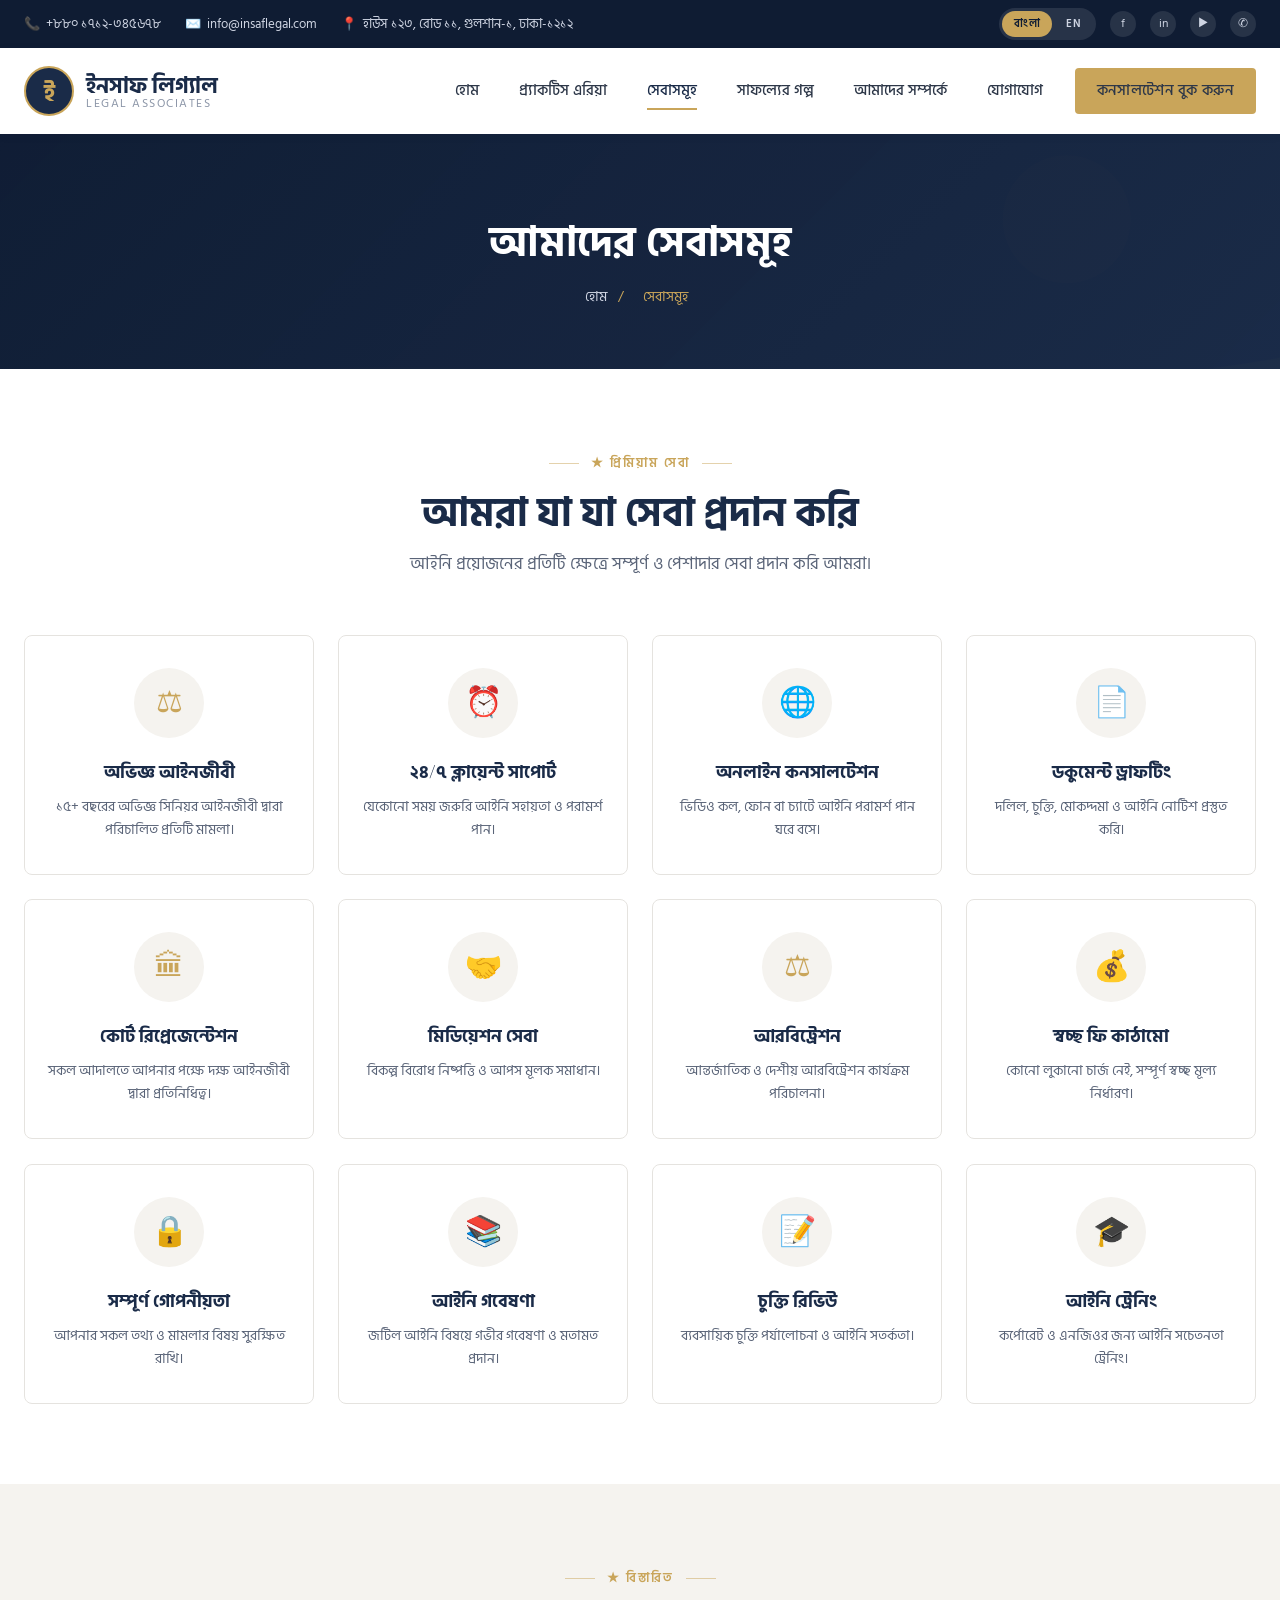
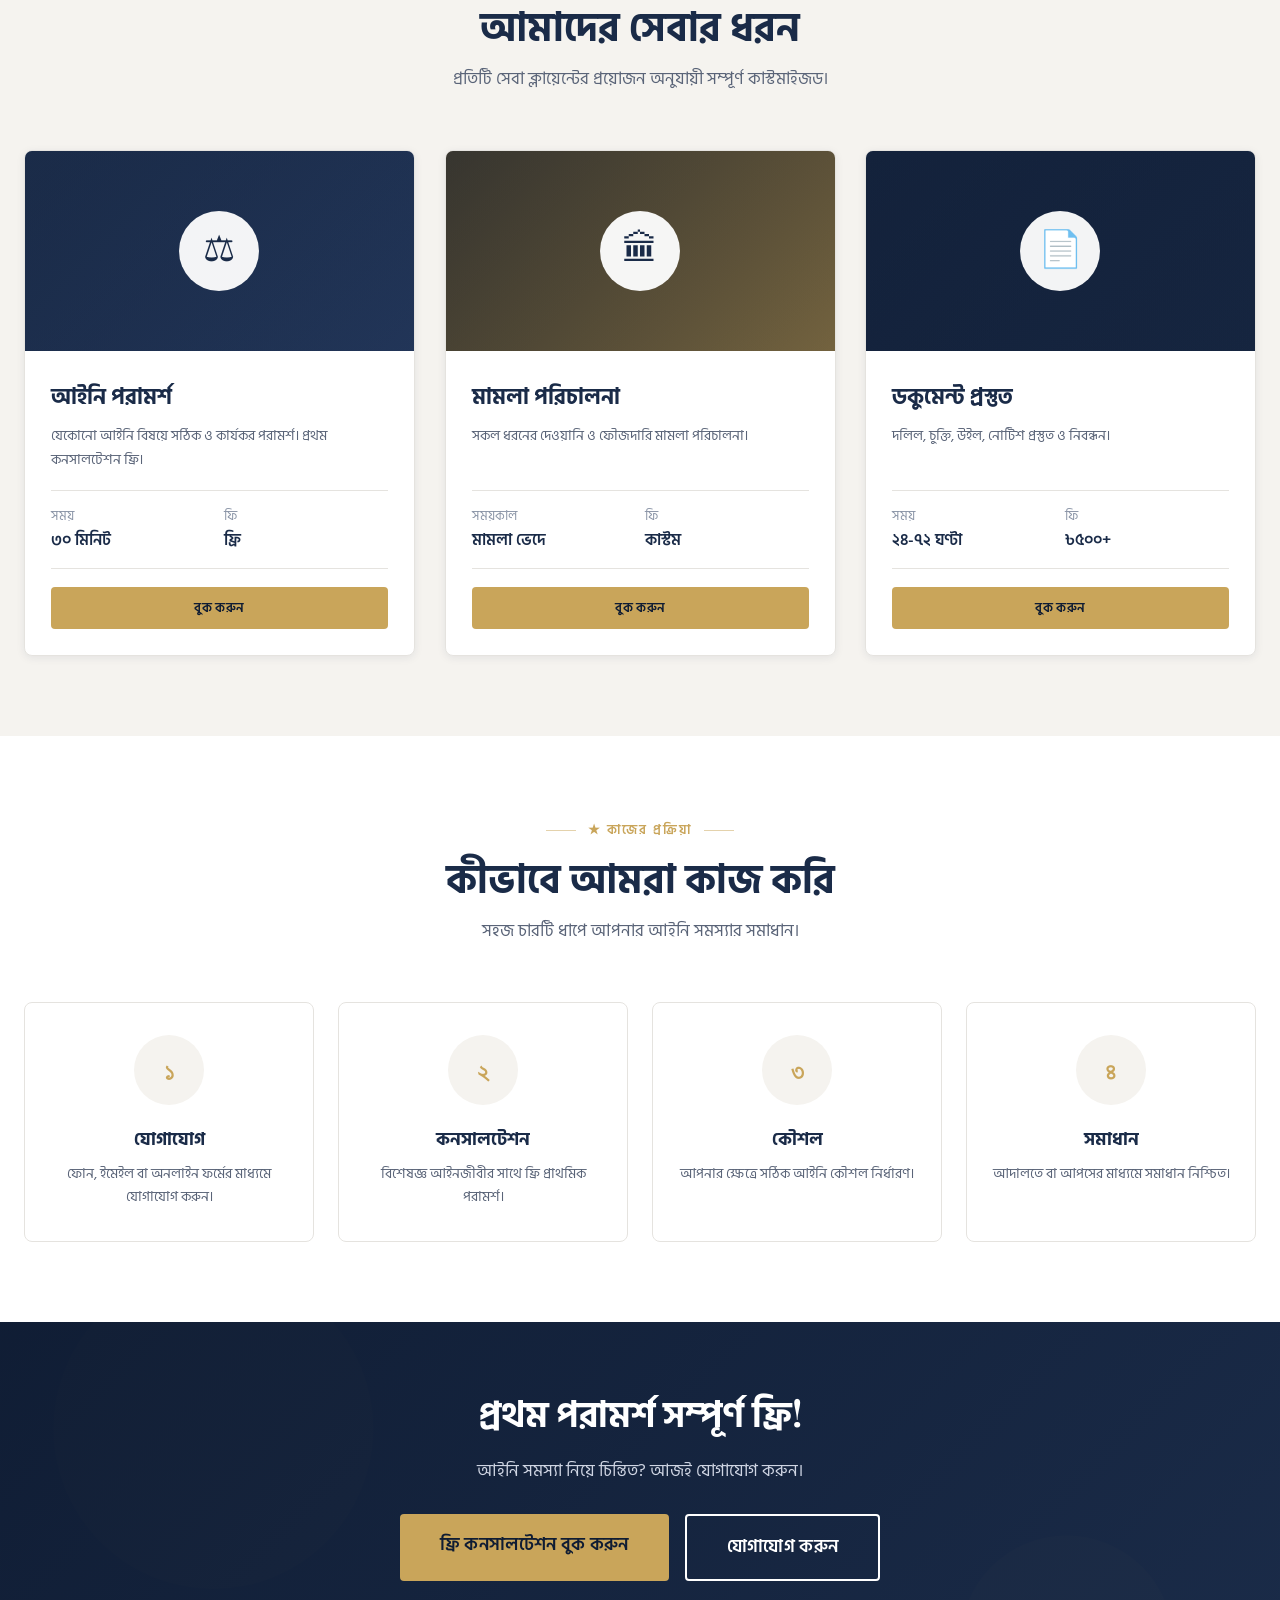
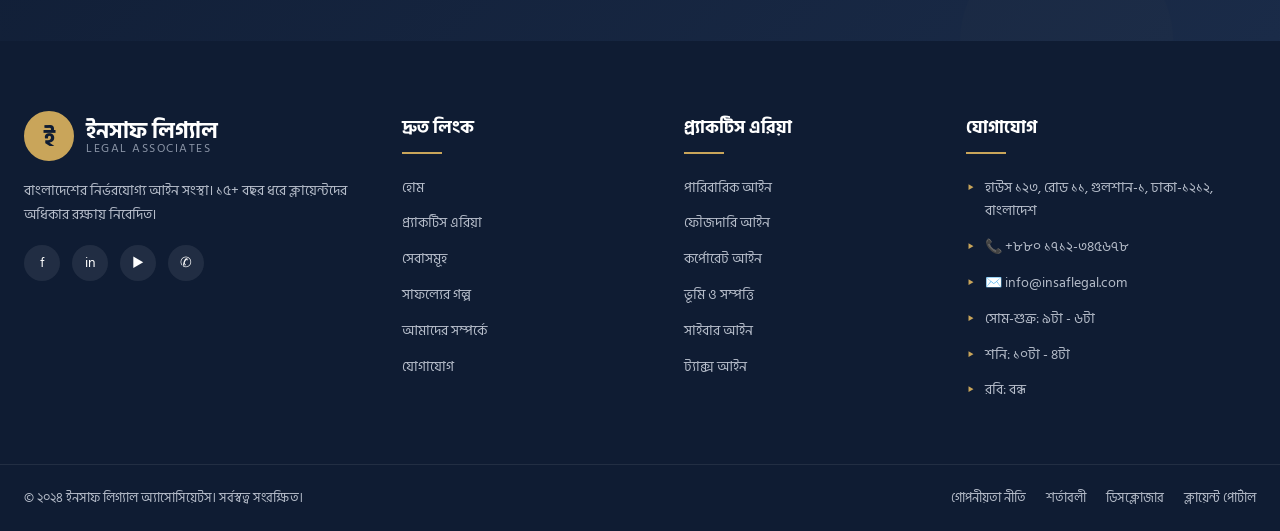
<file: services.html>
<!DOCTYPE html>
<html lang="bn">
<head>
  <meta charset="UTF-8">
  <meta name="viewport" content="width=device-width, initial-scale=1.0">
  <title data-bn="সেবাসমূহ | ইনসাফ লিগ্যাল অ্যাসোসিয়েটস" data-en="Services | Insaf Legal Associates">সেবাসমূহ | ইনসাফ লিগ্যাল অ্যাসোসিয়েটস</title>
  <meta name="description" content="কনসালটেশন, ডকুমেন্ট প্রস্তুত, কোর্ট রিপ্রেজেন্টেশন, মিডিয়েশন, আরবিট্রেশন ও আইনি গবেষণা সেবা।">
  <link rel="preconnect" href="https://fonts.googleapis.com">
  <link rel="preconnect" href="https://fonts.gstatic.com" crossorigin>
  <link href="https://fonts.googleapis.com/css2?family=Hind+Siliguri:wght@400;500;600;700&family=Playfair+Display:wght@600;700&family=Inter:wght@400;500;600;700&display=swap" rel="stylesheet">
  <link rel="stylesheet" href="css/style.css">
</head>
<body class="lang-bn">

  <div class="topbar">
    <div class="container">
      <div class="topbar-info">
        <span><span class="tb-icon">📞</span> <a href="tel:+8801712345678">+৮৮০ ১৭১২-৩৪৫৬৭৮</a></span>
        <span><span class="tb-icon">✉️</span> <a href="mailto:info@insaflegal.com">info@insaflegal.com</a></span>
        <span><span class="tb-icon">📍</span> হাউস ১২৩, রোড ১১, গুলশান-১, ঢাকা-১২১২</span>
      </div>
      <div style="display:flex; align-items:center; gap:14px;">
        <div class="lang-toggle">
          <button class="active" data-lang="bn">বাংলা</button>
          <button data-lang="en">EN</button>
        </div>
        <div class="topbar-social"><a href="#">f</a><a href="#">in</a><a href="#">▶</a><a href="#">✆</a></div>
      </div>
    </div>
  </div>

  <header class="header">
    <div class="container">
      <div class="header-inner">
        <a href="index.html" class="logo">
          <div class="logo-mark">ই</div>
          <div class="logo-text">
            <span class="name">ইনসাফ লিগ্যাল</span>
            <span class="tagline">LEGAL ASSOCIATES</span>
          </div>
        </a>
        <div class="mobile-actions">
          <div class="lang-toggle lang-toggle-mobile">
            <button class="active" data-lang="bn">বাংলা</button>
            <button data-lang="en">EN</button>
          </div>
          <button class="nav-toggle" aria-label="Menu"><span></span><span></span><span></span></button>
        </div>
        <nav class="nav">
          <a href="index.html" data-bn="হোম" data-en="Home">হোম</a>
          <a href="practice-areas.html" data-bn="প্র্যাকটিস এরিয়া" data-en="Practice Areas">প্র্যাকটিস এরিয়া</a>
          <a href="services.html" data-bn="সেবাসমূহ" data-en="Services">সেবাসমূহ</a>
          <a href="case-results.html" data-bn="সাফল্যের গল্প" data-en="Case Results">সাফল্যের গল্প</a>
          <a href="about.html" data-bn="আমাদের সম্পর্কে" data-en="About Us">আমাদের সম্পর্কে</a>
          <a href="contact.html" data-bn="যোগাযোগ" data-en="Contact">যোগাযোগ</a>
          <a href="#" class="btn btn-accent" data-modal="consult" data-bn="কনসালটেশন বুক করুন" data-en="Book Consultation">কনসালটেশন বুক করুন</a>
        </nav>
      </div>
    </div>
  </header>

  <section class="page-banner">
    <div class="container">
      <h1 data-bn="আমাদের সেবাসমূহ" data-en="Our Services">আমাদের সেবাসমূহ</h1>
      <div class="breadcrumb">
        <a href="index.html" data-bn="হোম" data-en="Home">হোম</a> <span>/</span> <span data-bn="সেবাসমূহ" data-en="Services">সেবাসমূহ</span>
      </div>
    </div>
  </section>

  <!-- All Services -->
  <section class="section">
    <div class="container">
      <div class="section-head" data-reveal="fade-up">
        <span class="eyebrow" data-bn="★ প্রিমিয়াম সেবা" data-en="★ PREMIUM SERVICES">★ প্রিমিয়াম সেবা</span>
        <h2 data-bn="আমরা যা যা সেবা প্রদান করি" data-en="Services We Provide">আমরা যা যা সেবা প্রদান করি</h2>
        <p data-bn="আইনি প্রয়োজনের প্রতিটি ক্ষেত্রে সম্পূর্ণ ও পেশাদার সেবা প্রদান করি আমরা।" data-en="We provide complete and professional services for every legal need.">আইনি প্রয়োজনের প্রতিটি ক্ষেত্রে সম্পূর্ণ ও পেশাদার সেবা প্রদান করি আমরা।</p>
      </div>
      <div class="amenities-grid">
        <div class="amenity-item" data-reveal="fade-up" data-delay="1">
          <div class="icon-circle">⚖</div>
          <h4 data-bn="অভিজ্ঞ আইনজীবী" data-en="Experienced Lawyers">অভিজ্ঞ আইনজীবী</h4>
          <p data-bn="১৫+ বছরের অভিজ্ঞ সিনিয়র আইনজীবী দ্বারা পরিচালিত প্রতিটি মামলা।" data-en="Each case led by senior lawyers with 15+ years experience.">১৫+ বছরের অভিজ্ঞ সিনিয়র আইনজীবী দ্বারা পরিচালিত প্রতিটি মামলা।</p>
        </div>
        <div class="amenity-item" data-reveal="fade-up" data-delay="2">
          <div class="icon-circle">⏰</div>
          <h4 data-bn="২৪/৭ ক্লায়েন্ট সাপোর্ট" data-en="24/7 Client Support">২৪/৭ ক্লায়েন্ট সাপোর্ট</h4>
          <p data-bn="যেকোনো সময় জরুরি আইনি সহায়তা ও পরামর্শ পান।" data-en="Emergency legal assistance and advice anytime.">যেকোনো সময় জরুরি আইনি সহায়তা ও পরামর্শ পান।</p>
        </div>
        <div class="amenity-item" data-reveal="fade-up" data-delay="3">
          <div class="icon-circle">🌐</div>
          <h4 data-bn="অনলাইন কনসালটেশন" data-en="Online Consultation">অনলাইন কনসালটেশন</h4>
          <p data-bn="ভিডিও কল, ফোন বা চ্যাটে আইনি পরামর্শ পান ঘরে বসে।" data-en="Get legal advice via video call, phone, or chat from home.">ভিডিও কল, ফোন বা চ্যাটে আইনি পরামর্শ পান ঘরে বসে।</p>
        </div>
        <div class="amenity-item" data-reveal="fade-up" data-delay="4">
          <div class="icon-circle">📄</div>
          <h4 data-bn="ডকুমেন্ট ড্রাফটিং" data-en="Document Drafting">ডকুমেন্ট ড্রাফটিং</h4>
          <p data-bn="দলিল, চুক্তি, মোকদ্দমা ও আইনি নোটিশ প্রস্তুত করি।" data-en="We prepare deeds, contracts, lawsuits, and legal notices.">দলিল, চুক্তি, মোকদ্দমা ও আইনি নোটিশ প্রস্তুত করি।</p>
        </div>
        <div class="amenity-item" data-reveal="fade-up" data-delay="1">
          <div class="icon-circle">🏛</div>
          <h4 data-bn="কোর্ট রিপ্রেজেন্টেশন" data-en="Court Representation">কোর্ট রিপ্রেজেন্টেশন</h4>
          <p data-bn="সকল আদালতে আপনার পক্ষে দক্ষ আইনজীবী দ্বারা প্রতিনিধিত্ব।" data-en="Representation by skilled lawyers on your behalf in all courts.">সকল আদালতে আপনার পক্ষে দক্ষ আইনজীবী দ্বারা প্রতিনিধিত্ব।</p>
        </div>
        <div class="amenity-item" data-reveal="fade-up" data-delay="2">
          <div class="icon-circle">🤝</div>
          <h4 data-bn="মিডিয়েশন সেবা" data-en="Mediation Service">মিডিয়েশন সেবা</h4>
          <p data-bn="বিকল্প বিরোধ নিষ্পত্তি ও আপস মূলক সমাধান।" data-en="Alternative dispute resolution and settlement.">বিকল্প বিরোধ নিষ্পত্তি ও আপস মূলক সমাধান।</p>
        </div>
        <div class="amenity-item" data-reveal="fade-up" data-delay="3">
          <div class="icon-circle">⚖</div>
          <h4 data-bn="আরবিট্রেশন" data-en="Arbitration">আরবিট্রেশন</h4>
          <p data-bn="আন্তর্জাতিক ও দেশীয় আরবিট্রেশন কার্যক্রম পরিচালনা।" data-en="International and domestic arbitration proceedings.">আন্তর্জাতিক ও দেশীয় আরবিট্রেশন কার্যক্রম পরিচালনা।</p>
        </div>
        <div class="amenity-item" data-reveal="fade-up" data-delay="4">
          <div class="icon-circle">💰</div>
          <h4 data-bn="স্বচ্ছ ফি কাঠামো" data-en="Transparent Fee Structure">স্বচ্ছ ফি কাঠামো</h4>
          <p data-bn="কোনো লুকানো চার্জ নেই, সম্পূর্ণ স্বচ্ছ মূল্য নির্ধারণ।" data-en="No hidden charges, fully transparent pricing.">কোনো লুকানো চার্জ নেই, সম্পূর্ণ স্বচ্ছ মূল্য নির্ধারণ।</p>
        </div>
        <div class="amenity-item" data-reveal="fade-up" data-delay="1">
          <div class="icon-circle">🔒</div>
          <h4 data-bn="সম্পূর্ণ গোপনীয়তা" data-en="Complete Confidentiality">সম্পূর্ণ গোপনীয়তা</h4>
          <p data-bn="আপনার সকল তথ্য ও মামলার বিষয় সুরক্ষিত রাখি।" data-en="We keep all your information and case details protected.">আপনার সকল তথ্য ও মামলার বিষয় সুরক্ষিত রাখি।</p>
        </div>
        <div class="amenity-item" data-reveal="fade-up" data-delay="2">
          <div class="icon-circle">📚</div>
          <h4 data-bn="আইনি গবেষণা" data-en="Legal Research">আইনি গবেষণা</h4>
          <p data-bn="জটিল আইনি বিষয়ে গভীর গবেষণা ও মতামত প্রদান।" data-en="Deep research and legal opinion on complex issues.">জটিল আইনি বিষয়ে গভীর গবেষণা ও মতামত প্রদান।</p>
        </div>
        <div class="amenity-item" data-reveal="fade-up" data-delay="3">
          <div class="icon-circle">📝</div>
          <h4 data-bn="চুক্তি রিভিউ" data-en="Contract Review">চুক্তি রিভিউ</h4>
          <p data-bn="ব্যবসায়িক চুক্তি পর্যালোচনা ও আইনি সতর্কতা।" data-en="Business contract review and legal caution.">ব্যবসায়িক চুক্তি পর্যালোচনা ও আইনি সতর্কতা।</p>
        </div>
        <div class="amenity-item" data-reveal="fade-up" data-delay="4">
          <div class="icon-circle">🎓</div>
          <h4 data-bn="আইনি ট্রেনিং" data-en="Legal Training">আইনি ট্রেনিং</h4>
          <p data-bn="কর্পোরেট ও এনজিওর জন্য আইনি সচেতনতা ট্রেনিং।" data-en="Legal awareness training for corporate and NGOs.">কর্পোরেট ও এনজিওর জন্য আইনি সচেতনতা ট্রেনিং।</p>
        </div>
      </div>
    </div>
  </section>

  <!-- Detailed Service Listing -->
  <section class="section section-light">
    <div class="container">
      <div class="section-head" data-reveal="fade-up">
        <span class="eyebrow" data-bn="★ বিস্তারিত" data-en="★ DETAILED">★ বিস্তারিত</span>
        <h2 data-bn="আমাদের সেবার ধরন" data-en="Our Service Types">আমাদের সেবার ধরন</h2>
        <p data-bn="প্রতিটি সেবা ক্লায়েন্টের প্রয়োজন অনুযায়ী সম্পূর্ণ কাস্টমাইজড।" data-en="Each service is fully customized to the client's needs.">প্রতিটি সেবা ক্লায়েন্টের প্রয়োজন অনুযায়ী সম্পূর্ণ কাস্টমাইজড।</p>
      </div>
      <div class="cards-grid">
        <div class="practice-card" data-reveal="fade-up" data-delay="1">
          <div class="practice-card-img bg-grad-1">
            <div class="icon">⚖</div>
          </div>
          <div class="practice-card-body">
            <h3 data-bn="আইনি পরামর্শ" data-en="Legal Advice">আইনি পরামর্শ</h3>
            <p data-bn="যেকোনো আইনি বিষয়ে সঠিক ও কার্যকর পরামর্শ। প্রথম কনসালটেশন ফ্রি।" data-en="Correct and effective advice on any legal matter. First consultation free.">যেকোনো আইনি বিষয়ে সঠিক ও কার্যকর পরামর্শ। প্রথম কনসালটেশন ফ্রি।</p>
            <div class="specs">
              <div data-bn="সময়" data-en="Duration"><strong data-bn="৩০ মিনিট" data-en="30 minutes">৩০ মিনিট</strong></div>
              <div data-bn="ফি" data-en="Fee"><strong data-bn="ফ্রি" data-en="Free">ফ্রি</strong></div>
            </div>
            <div class="card-actions">
              <a href="#" class="btn btn-accent btn-sm" data-modal="consult" data-bn="বুক করুন" data-en="Book Now">বুক করুন</a>
            </div>
          </div>
        </div>

        <div class="practice-card" data-reveal="fade-up" data-delay="2">
          <div class="practice-card-img bg-grad-2">
            <div class="icon">🏛</div>
          </div>
          <div class="practice-card-body">
            <h3 data-bn="মামলা পরিচালনা" data-en="Case Management">মামলা পরিচালনা</h3>
            <p data-bn="সকল ধরনের দেওয়ানি ও ফৌজদারি মামলা পরিচালনা।" data-en="Management of all types of civil and criminal cases.">সকল ধরনের দেওয়ানি ও ফৌজদারি মামলা পরিচালনা।</p>
            <div class="specs">
              <div data-bn="সময়কাল" data-en="Duration"><strong data-bn="মামলা ভেদে" data-en="Case dependent">মামলা ভেদে</strong></div>
              <div data-bn="ফি" data-en="Fee"><strong data-bn="কাস্টম" data-en="Custom">কাস্টম</strong></div>
            </div>
            <div class="card-actions">
              <a href="#" class="btn btn-accent btn-sm" data-modal="consult" data-bn="বুক করুন" data-en="Book Now">বুক করুন</a>
            </div>
          </div>
        </div>

        <div class="practice-card" data-reveal="fade-up" data-delay="3">
          <div class="practice-card-img bg-grad-3">
            <div class="icon">📄</div>
          </div>
          <div class="practice-card-body">
            <h3 data-bn="ডকুমেন্ট প্রস্তুত" data-en="Document Preparation">ডকুমেন্ট প্রস্তুত</h3>
            <p data-bn="দলিল, চুক্তি, উইল, নোটিশ প্রস্তুত ও নিবন্ধন।" data-en="Preparation and registration of deeds, contracts, wills, notices.">দলিল, চুক্তি, উইল, নোটিশ প্রস্তুত ও নিবন্ধন।</p>
            <div class="specs">
              <div data-bn="সময়" data-en="Duration"><strong data-bn="২৪-৭২ ঘণ্টা" data-en="24-72 hours">২৪-৭২ ঘণ্টা</strong></div>
              <div data-bn="ফি" data-en="Fee"><strong data-bn="৳৫০০+" data-en="৳500+">৳৫০০+</strong></div>
            </div>
            <div class="card-actions">
              <a href="#" class="btn btn-accent btn-sm" data-modal="consult" data-bn="বুক করুন" data-en="Book Now">বুক করুন</a>
            </div>
          </div>
        </div>
      </div>
    </div>
  </section>

  <!-- Process Section -->
  <section class="section">
    <div class="container">
      <div class="section-head" data-reveal="fade-up">
        <span class="eyebrow" data-bn="★ কাজের প্রক্রিয়া" data-en="★ WORK PROCESS">★ কাজের প্রক্রিয়া</span>
        <h2 data-bn="কীভাবে আমরা কাজ করি" data-en="How We Work">কীভাবে আমরা কাজ করি</h2>
        <p data-bn="সহজ চারটি ধাপে আপনার আইনি সমস্যার সমাধান।" data-en="Easy four-step solution to your legal problem.">সহজ চারটি ধাপে আপনার আইনি সমস্যার সমাধান।</p>
      </div>
      <div class="amenities-grid">
        <div class="amenity-item" data-reveal="fade-up" data-delay="1">
          <div class="icon-circle" style="font-family: 'Playfair Display', serif; font-size: 24px; font-weight:700;" data-bn="১" data-en="1">১</div>
          <h4 data-bn="যোগাযোগ" data-en="Contact">যোগাযোগ</h4>
          <p data-bn="ফোন, ইমেইল বা অনলাইন ফর্মের মাধ্যমে যোগাযোগ করুন।" data-en="Contact us via phone, email, or online form.">ফোন, ইমেইল বা অনলাইন ফর্মের মাধ্যমে যোগাযোগ করুন।</p>
        </div>
        <div class="amenity-item" data-reveal="fade-up" data-delay="2">
          <div class="icon-circle" style="font-family: 'Playfair Display', serif; font-size: 24px; font-weight:700;" data-bn="২" data-en="2">২</div>
          <h4 data-bn="কনসালটেশন" data-en="Consultation">কনসালটেশন</h4>
          <p data-bn="বিশেষজ্ঞ আইনজীবীর সাথে ফ্রি প্রাথমিক পরামর্শ।" data-en="Free initial consultation with expert lawyer.">বিশেষজ্ঞ আইনজীবীর সাথে ফ্রি প্রাথমিক পরামর্শ।</p>
        </div>
        <div class="amenity-item" data-reveal="fade-up" data-delay="3">
          <div class="icon-circle" style="font-family: 'Playfair Display', serif; font-size: 24px; font-weight:700;" data-bn="৩" data-en="3">৩</div>
          <h4 data-bn="কৌশল" data-en="Strategy">কৌশল</h4>
          <p data-bn="আপনার ক্ষেত্রে সঠিক আইনি কৌশল নির্ধারণ।" data-en="Determine the right legal strategy for your case.">আপনার ক্ষেত্রে সঠিক আইনি কৌশল নির্ধারণ।</p>
        </div>
        <div class="amenity-item" data-reveal="fade-up" data-delay="4">
          <div class="icon-circle" style="font-family: 'Playfair Display', serif; font-size: 24px; font-weight:700;" data-bn="৪" data-en="4">৪</div>
          <h4 data-bn="সমাধান" data-en="Solution">সমাধান</h4>
          <p data-bn="আদালতে বা আপসের মাধ্যমে সমাধান নিশ্চিত।" data-en="Solution ensured through court or settlement.">আদালতে বা আপসের মাধ্যমে সমাধান নিশ্চিত।</p>
        </div>
      </div>
    </div>
  </section>

  <section class="cta-banner">
    <div class="container" data-reveal="zoom-in">
      <h2 data-bn="প্রথম পরামর্শ সম্পূর্ণ ফ্রি!" data-en="First Consultation Completely FREE!">প্রথম পরামর্শ সম্পূর্ণ ফ্রি!</h2>
      <p data-bn="আইনি সমস্যা নিয়ে চিন্তিত? আজই যোগাযোগ করুন।" data-en="Worried about legal problem? Contact us today.">আইনি সমস্যা নিয়ে চিন্তিত? আজই যোগাযোগ করুন।</p>
      <div class="hero-cta">
        <a href="#" class="btn btn-primary btn-lg" data-modal="consult" data-bn="ফ্রি কনসালটেশন বুক করুন" data-en="Book Free Consultation">ফ্রি কনসালটেশন বুক করুন</a>
        <a href="contact.html" class="btn btn-secondary btn-lg" data-bn="যোগাযোগ করুন" data-en="Contact Us">যোগাযোগ করুন</a>
      </div>
    </div>
  </section>

  <footer class="footer">
    <div class="container">
      <div class="footer-grid">
        <div class="footer-col">
          <a href="index.html" class="logo">
            <div class="logo-mark">ই</div>
            <div class="logo-text">
              <span class="name">ইনসাফ লিগ্যাল</span>
              <span class="tagline">LEGAL ASSOCIATES</span>
            </div>
          </a>
          <p data-bn="বাংলাদেশের নির্ভরযোগ্য আইন সংস্থা। ১৫+ বছর ধরে ক্লায়েন্টদের অধিকার রক্ষায় নিবেদিত।" data-en="Bangladesh's trusted law firm. Dedicated to protecting clients' rights for 15+ years.">বাংলাদেশের নির্ভরযোগ্য আইন সংস্থা। ১৫+ বছর ধরে ক্লায়েন্টদের অধিকার রক্ষায় নিবেদিত।</p>
          <div class="footer-social"><a href="#">f</a><a href="#">in</a><a href="#">▶</a><a href="#">✆</a></div>
        </div>
        <div class="footer-col">
          <h4 data-bn="দ্রুত লিংক" data-en="Quick Links">দ্রুত লিংক</h4>
          <ul>
            <li><a href="index.html" data-bn="হোম" data-en="Home">হোম</a></li>
            <li><a href="practice-areas.html" data-bn="প্র্যাকটিস এরিয়া" data-en="Practice Areas">প্র্যাকটিস এরিয়া</a></li>
            <li><a href="services.html" data-bn="সেবাসমূহ" data-en="Services">সেবাসমূহ</a></li>
            <li><a href="case-results.html" data-bn="সাফল্যের গল্প" data-en="Case Results">সাফল্যের গল্প</a></li>
            <li><a href="about.html" data-bn="আমাদের সম্পর্কে" data-en="About Us">আমাদের সম্পর্কে</a></li>
            <li><a href="contact.html" data-bn="যোগাযোগ" data-en="Contact">যোগাযোগ</a></li>
          </ul>
        </div>
        <div class="footer-col">
          <h4 data-bn="প্র্যাকটিস এরিয়া" data-en="Practice Areas">প্র্যাকটিস এরিয়া</h4>
          <ul>
            <li><a href="practice-areas.html" data-bn="পারিবারিক আইন" data-en="Family Law">পারিবারিক আইন</a></li>
            <li><a href="practice-areas.html" data-bn="ফৌজদারি আইন" data-en="Criminal Law">ফৌজদারি আইন</a></li>
            <li><a href="practice-areas.html" data-bn="কর্পোরেট আইন" data-en="Corporate Law">কর্পোরেট আইন</a></li>
            <li><a href="practice-areas.html" data-bn="ভূমি ও সম্পত্তি" data-en="Land & Property">ভূমি ও সম্পত্তি</a></li>
            <li><a href="practice-areas.html" data-bn="সাইবার আইন" data-en="Cyber Law">সাইবার আইন</a></li>
            <li><a href="practice-areas.html" data-bn="ট্যাক্স আইন" data-en="Tax Law">ট্যাক্স আইন</a></li>
          </ul>
        </div>
        <div class="footer-col">
          <h4 data-bn="যোগাযোগ" data-en="Contact">যোগাযোগ</h4>
          <ul class="footer-contact">
            <li data-bn="হাউস ১২৩, রোড ১১, গুলশান-১, ঢাকা-১২১২, বাংলাদেশ" data-en="House 123, Road 11, Gulshan-1, Dhaka-1212, Bangladesh">হাউস ১২৩, রোড ১১, গুলশান-১, ঢাকা-১২১২, বাংলাদেশ</li>
            <li><a href="tel:+8801712345678">📞 +৮৮০ ১৭১২-৩৪৫৬৭৮</a></li>
            <li><a href="mailto:info@insaflegal.com">✉️ info@insaflegal.com</a></li>
            <li data-bn="সোম-শুক্র: ৯টা - ৬টা" data-en="Mon-Fri: 9AM - 6PM">সোম-শুক্র: ৯টা - ৬টা</li>
            <li data-bn="শনি: ১০টা - ৪টা" data-en="Sat: 10AM - 4PM">শনি: ১০টা - ৪টা</li>
            <li data-bn="রবি: বন্ধ" data-en="Sun: Closed">রবি: বন্ধ</li>
          </ul>
        </div>
      </div>
    </div>
    <div class="footer-bottom">
      <div class="container" style="display: flex; justify-content: space-between; align-items: center; flex-wrap: wrap; gap: 14px; width: 100%;">
        <span data-bn="© ২০২৪ ইনসাফ লিগ্যাল অ্যাসোসিয়েটস। সর্বস্বত্ব সংরক্ষিত।" data-en="© 2024 Insaf Legal Associates. All Rights Reserved.">© ২০২৪ ইনসাফ লিগ্যাল অ্যাসোসিয়েটস। সর্বস্বত্ব সংরক্ষিত।</span>
        <div class="footer-bottom-links">
          <a href="#" data-bn="গোপনীয়তা নীতি" data-en="Privacy Policy">গোপনীয়তা নীতি</a>
          <a href="#" data-bn="শর্তাবলী" data-en="Terms">শর্তাবলী</a>
          <a href="#" data-bn="ডিসক্লোজার" data-en="Disclosures">ডিসক্লোজার</a>
          <a href="#" data-bn="ক্লায়েন্ট পোর্টাল" data-en="Client Portal">ক্লায়েন্ট পোর্টাল</a>
        </div>
      </div>
    </div>
  </footer>

  <div class="modal-overlay" id="consultModal">
    <div class="modal">
      <button class="modal-close">✕</button>
      <h3 data-bn="ফ্রি কনসালটেশন বুক করুন" data-en="Book Free Consultation">ফ্রি কনসালটেশন বুক করুন</h3>
      <p data-bn="নিচের ফর্ম পূরণ করুন, আমরা ২৪ ঘণ্টার মধ্যে যোগাযোগ করব।" data-en="Fill out the form below, we'll contact you within 24 hours.">নিচের ফর্ম পূরণ করুন, আমরা ২৪ ঘণ্টার মধ্যে যোগাযোগ করব।</p>
      <form id="modalForm">
        <div class="form-field">
          <label data-bn="নাম" data-en="Name">নাম <span class="req">*</span></label>
          <input type="text" name="name" required data-placeholder-bn="আপনার পূর্ণ নাম" data-placeholder-en="Your full name" placeholder="আপনার পূর্ণ নাম">
        </div>
        <div class="form-row">
          <div class="form-field">
            <label data-bn="ফোন" data-en="Phone">ফোন <span class="req">*</span></label>
            <input type="tel" name="phone" required data-placeholder-bn="০১XXX-XXXXXX" data-placeholder-en="01XXX-XXXXXX" placeholder="০১XXX-XXXXXX">
          </div>
          <div class="form-field">
            <label data-bn="ইমেইল" data-en="Email">ইমেইল</label>
            <input type="email" name="email" data-placeholder-bn="আপনার ইমেইল" data-placeholder-en="Your email" placeholder="আপনার ইমেইল">
          </div>
        </div>
        <div class="form-field">
          <label data-bn="প্র্যাকটিস এরিয়া" data-en="Practice Area">প্র্যাকটিস এরিয়া</label>
          <select name="practice">
            <option data-bn="পারিবারিক আইন" data-en="Family Law">পারিবারিক আইন</option>
            <option data-bn="ফৌজদারি আইন" data-en="Criminal Law">ফৌজদারি আইন</option>
            <option data-bn="কর্পোরেট আইন" data-en="Corporate Law">কর্পোরেট আইন</option>
            <option data-bn="ভূমি ও সম্পত্তি" data-en="Land & Property">ভূমি ও সম্পত্তি</option>
            <option data-bn="সাইবার আইন" data-en="Cyber Law">সাইবার আইন</option>
            <option data-bn="ট্যাক্স আইন" data-en="Tax Law">ট্যাক্স আইন</option>
            <option data-bn="অন্যান্য" data-en="Other">অন্যান্য</option>
          </select>
        </div>
        <div class="form-field">
          <label data-bn="সংক্ষেপে সমস্যা" data-en="Brief Problem">সংক্ষেপে সমস্যা</label>
          <textarea name="message" data-placeholder-bn="আপনার আইনি সমস্যা সংক্ষেপে লিখুন" data-placeholder-en="Briefly describe your legal problem" placeholder="আপনার আইনি সমস্যা সংক্ষেপে লিখুন"></textarea>
        </div>
        <button type="submit" class="btn btn-accent btn-lg" style="width: 100%;" data-bn="বুক করুন" data-en="Book Now">বুক করুন</button>
      </form>
    </div>
  </div>

  <script src="js/script.js"></script>
</body>
</html>
</file>
<file: css/style.css>
/* ========================================
   Insaf Legal Associates - Main Stylesheet
   Color Palette: Navy Blue + Gold
   ======================================== */

:root {
  --primary: #1a2b48;
  --primary-dark: #0f1c33;
  --primary-light: #2d4470;
  --accent: #c9a55a;
  --accent-light: #d9b878;
  --accent-dark: #a8853f;
  --bg: #ffffff;
  --bg-light: #f5f3ef;
  --bg-cream: #faf8f4;
  --text: #2d3748;
  --text-light: #5a6478;
  --text-muted: #8b95a7;
  --border: #e5e3df;
  --success: #2d7d46;
  --shadow-sm: 0 2px 8px rgba(26, 43, 72, 0.08);
  --shadow-md: 0 4px 20px rgba(26, 43, 72, 0.12);
  --shadow-lg: 0 12px 40px rgba(26, 43, 72, 0.18);
  --transition: all 0.3s ease;
  --font-bn: 'Hind Siliguri', 'Noto Sans Bengali', sans-serif;
  --font-en: 'Inter', sans-serif;
  --font-head: 'Playfair Display', 'Hind Siliguri', serif;
}

/* Reset */
* { margin: 0; padding: 0; box-sizing: border-box; }
html { scroll-behavior: smooth; overflow-x: hidden; overflow-x: clip; }
body {
  font-family: var(--font-bn);
  color: var(--text);
  background: var(--bg);
  line-height: 1.7;
  overflow-x: hidden;
  overflow-x: clip;
}
body.lang-en { font-family: var(--font-en); }
body.lang-en h1, body.lang-en h2, body.lang-en h3, body.lang-en h4,
body.lang-en .logo-text .name,
body.lang-en .practice-card-body h3,
body.lang-en .welcome-content h2,
body.lang-en .section-head h2,
body.lang-en .hero-content h1,
body.lang-en .page-banner h1,
body.lang-en .team-card h4,
body.lang-en .amenity-item h4,
body.lang-en .footer-col h4,
body.lang-en .area-info-card h3,
body.lang-en .hero-promo h3,
body.lang-en .modal h3,
body.lang-en .contact-form h3,
body.lang-en .cta-banner h2,
body.lang-en .offers-strip h3,
body.lang-en .office-hours h4 {
  font-family: 'Playfair Display', serif;
}

img { max-width: 100%; height: auto; display: block; }
a { text-decoration: none; color: inherit; transition: var(--transition); }
ul { list-style: none; }
button { font-family: inherit; cursor: pointer; border: none; background: none; }

/* ===== Container ===== */
.container {
  max-width: 1280px;
  margin: 0 auto;
  padding: 0 24px;
}

/* ===== Buttons ===== */
.btn {
  display: inline-block;
  padding: 14px 32px;
  font-size: 16px;
  font-weight: 600;
  text-align: center;
  border-radius: 4px;
  transition: var(--transition);
  cursor: pointer;
  letter-spacing: 0.3px;
}
.btn-primary {
  background: var(--accent);
  color: var(--primary-dark);
}
.btn-primary:hover {
  background: var(--accent-dark);
  color: #fff;
  transform: translateY(-2px);
  box-shadow: var(--shadow-md);
}
.btn-secondary {
  background: transparent;
  color: #fff;
  border: 2px solid #fff;
}
.btn-secondary:hover {
  background: #fff;
  color: var(--primary);
}
.btn-outline {
  background: transparent;
  color: var(--primary);
  border: 2px solid var(--primary);
}
.btn-outline:hover {
  background: var(--primary);
  color: #fff;
}
.btn-accent {
  background: var(--accent);
  color: var(--primary-dark);
  font-weight: 600;
}
.btn-accent:hover {
  background: var(--accent-dark);
  color: #fff;
  transform: translateY(-2px);
}
.btn-lg { padding: 16px 40px; font-size: 18px; }
.btn-sm { padding: 10px 20px; font-size: 14px; }

/* ===== Top Bar ===== */
.topbar {
  background: var(--primary-dark);
  color: #cfd5e3;
  font-size: 13px;
  padding: 8px 0;
}
.topbar .container {
  display: flex;
  justify-content: space-between;
  align-items: center;
  flex-wrap: wrap;
  gap: 12px;
}
.topbar-info { display: flex; gap: 24px; flex-wrap: wrap; }
.topbar-info span { display: inline-flex; align-items: center; gap: 6px; }
/* Emoji icon as flex item - vertically centers against its text */
.topbar-info .tb-icon { font-size: 13px; line-height: 1; }
.topbar-info a:hover { color: var(--accent); }
.topbar-social { display: flex; gap: 14px; }
.topbar-social a {
  width: 26px; height: 26px;
  display: inline-flex; align-items: center; justify-content: center;
  background: rgba(255,255,255,0.1);
  border-radius: 50%;
  font-size: 12px;
}
.topbar-social a:hover { background: var(--accent); color: var(--primary-dark); }

/* ===== Header / Navigation ===== */
.header {
  background: #fff;
  position: sticky;
  top: 0;
  z-index: 1000;
  box-shadow: var(--shadow-sm);
  transition: var(--transition);
}
.header-inner {
  display: flex;
  justify-content: space-between;
  align-items: center;
  padding: 18px 0;
}
.logo {
  display: flex;
  align-items: center;
  gap: 12px;
  flex-shrink: 0;
}
.logo-mark {
  width: 50px; height: 50px;
  background: var(--primary);
  color: var(--accent);
  border-radius: 50%;
  display: flex; align-items: center; justify-content: center;
  font-family: var(--font-head);
  font-size: 24px;
  font-weight: 700;
  border: 2px solid var(--accent);
}
.logo-text { display: flex; flex-direction: column; line-height: 1.2; }
.logo-text .name {
  font-family: var(--font-head);
  font-size: 22px;
  font-weight: 700;
  color: var(--primary);
  white-space: nowrap;
}
.logo-text .tagline {
  font-size: 12px;
  color: var(--text-muted);
  letter-spacing: 1.5px;
  white-space: nowrap;
}

.nav { display: flex; align-items: center; gap: 8px; }
.nav a {
  padding: 10px 16px;
  font-size: 15px;
  font-weight: 500;
  color: var(--text);
  position: relative;
}
.nav a::after {
  content: '';
  position: absolute;
  bottom: 4px; left: 16px; right: 16px;
  height: 2px;
  background: var(--accent);
  transform: scaleX(0);
  transition: var(--transition);
}
.nav a:hover::after,
.nav a.active::after { transform: scaleX(1); }
.nav a:hover,
.nav a.active { color: var(--primary); }
.nav .btn { margin-left: 8px; padding: 10px 22px; }

.nav-toggle {
  display: none;
  flex-direction: column;
  gap: 5px;
  padding: 8px;
}
.nav-toggle span {
  width: 26px; height: 3px;
  background: var(--primary);
  transition: var(--transition);
}
.nav-toggle.active span:nth-child(1) { transform: translateY(8px) rotate(45deg); }
.nav-toggle.active span:nth-child(2) { opacity: 0; }
.nav-toggle.active span:nth-child(3) { transform: translateY(-8px) rotate(-45deg); }

/* ===== Hero ===== */
.hero {
  position: relative;
  min-height: 620px;
  display: flex;
  align-items: center;
  color: #fff;
  background:
    linear-gradient(135deg, rgba(15, 28, 51, 0.88) 0%, rgba(26, 43, 72, 0.78) 100%),
    url("data:image/svg+xml,%3Csvg xmlns='http://www.w3.org/2000/svg' viewBox='0 0 1200 800'%3E%3Crect fill='%231a2b48' width='1200' height='800'/%3E%3Cpath d='M0,600 Q300,500 600,580 T1200,550 L1200,800 L0,800 Z' fill='%230f1c33'/%3E%3Cpath d='M0,650 Q300,580 600,630 T1200,620 L1200,800 L0,800 Z' fill='%23c9a55a' opacity='0.15'/%3E%3Ccircle cx='900' cy='200' r='80' fill='%23c9a55a' opacity='0.1'/%3E%3Ccircle cx='200' cy='300' r='120' fill='%23c9a55a' opacity='0.08'/%3E%3C/svg%3E");
  background-size: cover;
  background-position: center;
}
.hero::before {
  content: '';
  position: absolute;
  top: 0; left: 0; right: 0;
  height: 4px;
  background: linear-gradient(90deg, var(--accent) 0%, transparent 100%);
}
.hero-inner {
  display: grid;
  grid-template-columns: 1.5fr 1fr;
  gap: 40px;
  align-items: center;
  padding: 60px 0;
}
.hero-content h1 {
  font-family: var(--font-head);
  font-size: clamp(26px, 3.5vw, 42px);
  line-height: 1.2;
  font-weight: 700;
  margin-bottom: 20px;
}
.hero-content h1 .hero-line {
  display: block;
  white-space: nowrap;
}
.hero-content h1 .accent { color: var(--accent); }
.hero-content p {
  font-size: 18px;
  color: #d6d9e0;
  margin-bottom: 28px;
  max-width: 560px;
}
.hero-cta { display: flex; gap: 16px; flex-wrap: wrap; }
.hero-phone {
  display: inline-flex;
  align-items: center;
  gap: 10px;
  margin-top: 24px;
  font-size: 22px;
  font-weight: 600;
  color: var(--accent);
}

/* Hero promo card */
.hero-promo {
  background: rgba(255, 255, 255, 0.08);
  backdrop-filter: blur(10px);
  border: 1px solid rgba(201, 165, 90, 0.3);
  border-radius: 10px;
  padding: 32px;
}
.hero-promo .badge {
  display: inline-block;
  background: var(--accent);
  color: var(--primary-dark);
  font-size: 12px;
  font-weight: 700;
  letter-spacing: 1px;
  padding: 6px 14px;
  border-radius: 4px;
  margin-bottom: 18px;
}
.hero-promo h3 {
  font-family: var(--font-head);
  font-size: 28px;
  margin-bottom: 12px;
  line-height: 1.3;
}
.hero-promo p {
  font-size: 15px;
  color: #cfd5e3;
  margin-bottom: 20px;
}
.hero-promo .features-mini {
  display: flex; flex-direction: column; gap: 10px;
  margin-bottom: 24px;
}
.hero-promo .features-mini li {
  display: flex;
  align-items: center;
  gap: 10px;
  font-size: 14px;
  color: #e6e8ed;
}
.hero-promo .features-mini li::before {
  content: '✓';
  color: var(--accent);
  font-weight: 700;
}

/* ===== Section Heading ===== */
.section {
  padding: 80px 0;
}
.section-light { background: var(--bg-light); }
.section-cream { background: var(--bg-cream); }
.section-dark { background: var(--primary-dark); color: #d6d9e0; }

.section-head {
  text-align: center;
  max-width: 720px;
  margin: 0 auto 56px;
}
.section-head .eyebrow {
  display: inline-block;
  color: var(--accent);
  font-size: 13px;
  font-weight: 600;
  letter-spacing: 2px;
  text-transform: uppercase;
  margin-bottom: 12px;
}
.section-head h2 {
  font-family: var(--font-head);
  font-size: 40px;
  color: var(--primary);
  line-height: 1.2;
  margin-bottom: 16px;
}
.section-dark .section-head h2 { color: #fff; }
.section-head p {
  font-size: 17px;
  color: var(--text-light);
}
.section-dark .section-head p { color: #b5bcc9; }

.section-head.left { text-align: left; margin-left: 0; }

/* ===== Welcome Section ===== */
.welcome {
  display: grid;
  grid-template-columns: 1fr 1fr;
  gap: 60px;
  align-items: center;
}
.welcome-img {
  position: relative;
  border-radius: 8px;
  overflow: hidden;
  box-shadow: var(--shadow-lg);
  aspect-ratio: 4/3;
  background:
    linear-gradient(135deg, rgba(26, 43, 72, 0.4), rgba(201, 165, 90, 0.2)),
    url("data:image/svg+xml,%3Csvg xmlns='http://www.w3.org/2000/svg' viewBox='0 0 600 450'%3E%3Crect fill='%231a2b48' width='600' height='450'/%3E%3Cpath d='M150,200 L250,100 L350,200 L350,350 L150,350 Z' fill='%23ffffff' opacity='0.1'/%3E%3Crect x='200' y='250' width='100' height='100' fill='%23c9a55a' opacity='0.3'/%3E%3Ccircle cx='300' cy='200' r='40' fill='%23c9a55a' opacity='0.2'/%3E%3Cpath d='M0,400 L600,400 L600,450 L0,450 Z' fill='%230f1c33'/%3E%3C/svg%3E");
  background-size: cover;
}
.welcome-img::after {
  content: '';
  position: absolute;
  bottom: -20px; left: -20px;
  width: 120px; height: 120px;
  border: 4px solid var(--accent);
  border-radius: 8px;
  z-index: -1;
}
.welcome-content .eyebrow {
  color: var(--accent);
  font-weight: 600;
  letter-spacing: 2px;
  font-size: 13px;
  text-transform: uppercase;
  margin-bottom: 12px;
  display: block;
}
.welcome-content h2 {
  font-family: var(--font-head);
  font-size: 38px;
  color: var(--primary);
  line-height: 1.2;
  margin-bottom: 20px;
}
.welcome-content > p {
  color: var(--text-light);
  font-size: 16px;
  margin-bottom: 24px;
}
.welcome-features {
  display: grid;
  grid-template-columns: 1fr 1fr;
  gap: 14px;
  margin: 24px 0 32px;
}
.welcome-features li {
  display: flex;
  align-items: flex-start;
  gap: 10px;
  font-size: 15px;
  color: var(--text);
}
.welcome-features li::before {
  content: '✓';
  color: var(--accent);
  font-weight: 700;
  flex-shrink: 0;
}
.welcome-cta { display: flex; gap: 14px; flex-wrap: wrap; }

/* ===== Practice Area Cards (Floor Plans equivalent) ===== */
.cards-grid {
  display: grid;
  grid-template-columns: repeat(3, 1fr);
  gap: 30px;
}
.practice-card {
  background: #fff;
  border-radius: 8px;
  overflow: hidden;
  box-shadow: var(--shadow-sm);
  transition: var(--transition);
  border: 1px solid var(--border);
  display: flex;
  flex-direction: column;
}
.practice-card:hover {
  transform: translateY(-6px);
  box-shadow: var(--shadow-lg);
}
.practice-card-img {
  height: 200px;
  position: relative;
  overflow: hidden;
}
.practice-card-img::before {
  content: '';
  position: absolute; inset: 0;
  background: linear-gradient(135deg, rgba(26,43,72,0.4), rgba(26,43,72,0.2));
}
.practice-card .icon {
  position: absolute;
  top: 50%; left: 50%;
  transform: translate(-50%, -50%);
  width: 80px; height: 80px;
  background: rgba(255,255,255,0.95);
  border-radius: 50%;
  display: flex; align-items: center; justify-content: center;
  font-size: 36px;
  color: var(--primary);
  z-index: 2;
}
.practice-card .tag {
  position: absolute;
  top: 14px; right: 14px;
  background: var(--accent);
  color: var(--primary-dark);
  font-size: 11px;
  font-weight: 700;
  letter-spacing: 1px;
  padding: 4px 10px;
  border-radius: 3px;
  z-index: 2;
}
.practice-card-body {
  padding: 26px;
  flex: 1;
  display: flex;
  flex-direction: column;
}
.practice-card-body h3 {
  font-family: var(--font-head);
  font-size: 22px;
  color: var(--primary);
  margin-bottom: 10px;
}
.practice-card-body p {
  color: var(--text-light);
  font-size: 14px;
  margin-bottom: 18px;
  flex: 1;
}
.practice-card .specs {
  display: grid;
  grid-template-columns: 1fr 1fr;
  gap: 10px;
  padding: 14px 0;
  border-top: 1px solid var(--border);
  border-bottom: 1px solid var(--border);
  margin-bottom: 18px;
  font-size: 13px;
}
.practice-card .specs div { color: var(--text-muted); }
.practice-card .specs div strong {
  display: block;
  color: var(--primary);
  font-size: 16px;
  font-weight: 600;
}
.practice-card .card-actions {
  display: flex;
  gap: 10px;
}
.practice-card .card-actions .btn { flex: 1; padding: 10px 14px; font-size: 13px; }

/* color variants for cards background image */
.bg-grad-1 { background: linear-gradient(135deg, #1a2b48 0%, #2d4470 100%); }
.bg-grad-2 { background: linear-gradient(135deg, #4a3c1f 0%, #c9a55a 100%); }
.bg-grad-3 { background: linear-gradient(135deg, #0f1c33 0%, #1a2b48 100%); }
.bg-grad-4 { background: linear-gradient(135deg, #2d4470 0%, #4a6491 100%); }
.bg-grad-5 { background: linear-gradient(135deg, #5a4a2a 0%, #d9b878 100%); }
.bg-grad-6 { background: linear-gradient(135deg, #1a2b48 0%, #4a3c1f 100%); }

/* ===== Amenities / Services Grid ===== */
.amenities-grid {
  display: grid;
  grid-template-columns: repeat(4, 1fr);
  gap: 24px;
}
.amenity-item {
  text-align: center;
  padding: 32px 20px;
  background: #fff;
  border-radius: 8px;
  border: 1px solid var(--border);
  transition: var(--transition);
}
.amenity-item:hover {
  transform: translateY(-4px);
  box-shadow: var(--shadow-md);
  border-color: var(--accent);
}
.amenity-item .icon-circle {
  width: 70px; height: 70px;
  background: var(--bg-light);
  border-radius: 50%;
  margin: 0 auto 18px;
  display: flex; align-items: center; justify-content: center;
  font-size: 30px;
  color: var(--accent);
  transition: var(--transition);
}
.amenity-item:hover .icon-circle {
  background: var(--primary);
  color: var(--accent);
}
.amenity-item h4 {
  font-family: var(--font-head);
  font-size: 18px;
  color: var(--primary);
  margin-bottom: 8px;
}
.amenity-item p {
  font-size: 14px;
  color: var(--text-light);
}

/* ===== The Area / About Section ===== */
.area-grid {
  display: grid;
  grid-template-columns: 1.2fr 1fr;
  gap: 50px;
  align-items: start;
}
.area-tabs {
  display: flex;
  flex-wrap: wrap;
  gap: 8px;
  margin-bottom: 24px;
  border-bottom: 2px solid var(--border);
}
.area-tab {
  padding: 10px 18px;
  font-size: 14px;
  font-weight: 500;
  color: var(--text-muted);
  border-bottom: 3px solid transparent;
  margin-bottom: -2px;
  cursor: pointer;
  transition: var(--transition);
}
.area-tab.active,
.area-tab:hover {
  color: var(--primary);
  border-color: var(--accent);
}
.area-panel { display: none; }
.area-panel.active { display: block; animation: fadeIn 0.5s; }
.area-panel h4 {
  font-family: var(--font-head);
  font-size: 20px;
  color: var(--primary);
  margin-bottom: 14px;
}
.area-panel ul { display: grid; grid-template-columns: 1fr 1fr; gap: 10px; margin-top: 14px; }
.area-panel li {
  display: flex;
  align-items: center;
  gap: 8px;
  font-size: 14px;
  color: var(--text-light);
}
.area-panel li::before {
  content: '◆';
  color: var(--accent);
  font-size: 10px;
}

.area-info-card {
  background: var(--primary);
  color: #d6d9e0;
  padding: 36px;
  border-radius: 8px;
  position: relative;
  overflow: hidden;
}
.area-info-card::before {
  content: '';
  position: absolute;
  top: -50px; right: -50px;
  width: 200px; height: 200px;
  background: var(--accent);
  opacity: 0.1;
  border-radius: 50%;
}
.area-info-card h3 {
  font-family: var(--font-head);
  font-size: 24px;
  color: #fff;
  margin-bottom: 14px;
}
.area-info-card p {
  font-size: 14px;
  margin-bottom: 20px;
  color: #b5bcc9;
}
.area-info-card .info-row {
  display: flex;
  justify-content: space-between;
  padding: 12px 0;
  border-bottom: 1px solid rgba(255,255,255,0.1);
  font-size: 14px;
}
.area-info-card .info-row:last-of-type { border-bottom: none; }
.area-info-card .info-row strong { color: var(--accent); }

/* ===== CTA Banner ===== */
.cta-banner {
  background:
    linear-gradient(135deg, rgba(15, 28, 51, 0.92), rgba(26, 43, 72, 0.85)),
    url("data:image/svg+xml,%3Csvg xmlns='http://www.w3.org/2000/svg' viewBox='0 0 1200 400'%3E%3Crect fill='%231a2b48' width='1200' height='400'/%3E%3Ccircle cx='200' cy='100' r='150' fill='%23c9a55a' opacity='0.1'/%3E%3Ccircle cx='1000' cy='300' r='100' fill='%23c9a55a' opacity='0.1'/%3E%3C/svg%3E");
  background-size: cover;
  color: #fff;
  padding: 60px 0;
  text-align: center;
}
.cta-banner h2 {
  font-family: var(--font-head);
  font-size: 36px;
  margin-bottom: 14px;
}
.cta-banner p {
  font-size: 17px;
  color: #cfd5e3;
  margin-bottom: 28px;
  max-width: 600px;
  margin-left: auto;
  margin-right: auto;
}
.cta-banner .hero-cta { justify-content: center; }

/* ===== Special Offers Strip ===== */
.offers-strip {
  background: var(--accent);
  color: var(--primary-dark);
  padding: 32px 0;
}
.offers-inner {
  display: grid;
  grid-template-columns: 2fr 1fr;
  gap: 30px;
  align-items: center;
}
.offers-strip h3 {
  font-family: var(--font-head);
  font-size: 26px;
  margin-bottom: 6px;
}
.offers-strip p { font-size: 15px; }
.offers-strip .btn { background: var(--primary); color: #fff; }
.offers-strip .btn:hover { background: var(--primary-dark); }

/* ===== Footer ===== */
.footer {
  background: var(--primary-dark);
  color: #b5bcc9;
  padding: 70px 0 0;
}
.footer-grid {
  display: grid;
  grid-template-columns: 1.4fr 1fr 1fr 1.2fr;
  gap: 40px;
  margin-bottom: 50px;
}
.footer-col h4 {
  color: #fff;
  font-family: var(--font-head);
  font-size: 18px;
  margin-bottom: 22px;
  position: relative;
  padding-bottom: 12px;
}
.footer-col h4::after {
  content: '';
  position: absolute;
  bottom: 0; left: 0;
  width: 40px; height: 2px;
  background: var(--accent);
}
.footer-col p,
.footer-col li {
  font-size: 14px;
  margin-bottom: 12px;
  color: #b5bcc9;
}
.footer-col li a:hover { color: var(--accent); }
.footer-contact li {
  display: flex;
  align-items: flex-start;
  gap: 10px;
}
.footer-contact li::before {
  content: '▸';
  color: var(--accent);
  flex-shrink: 0;
}
.footer .logo-text .name { color: #fff; }
.footer .logo { margin-bottom: 18px; }
.footer .logo-mark { background: var(--accent); color: var(--primary-dark); }
.footer-social {
  display: flex;
  gap: 12px;
  margin-top: 18px;
}
.footer-social a {
  width: 36px; height: 36px;
  background: rgba(255,255,255,0.08);
  border-radius: 50%;
  display: flex; align-items: center; justify-content: center;
  color: #fff;
  font-size: 14px;
}
.footer-social a:hover { background: var(--accent); color: var(--primary-dark); }

.footer-bottom {
  border-top: 1px solid rgba(255,255,255,0.08);
  padding: 22px 0;
  display: flex;
  justify-content: space-between;
  align-items: center;
  flex-wrap: wrap;
  gap: 14px;
  font-size: 13px;
}
.footer-bottom-links { display: flex; gap: 20px; }
.footer-bottom-links a:hover { color: var(--accent); }

/* ===== Page Banner (subpages) ===== */
.page-banner {
  background:
    linear-gradient(135deg, rgba(15, 28, 51, 0.92), rgba(26, 43, 72, 0.88)),
    url("data:image/svg+xml,%3Csvg xmlns='http://www.w3.org/2000/svg' viewBox='0 0 1200 300'%3E%3Crect fill='%231a2b48' width='1200' height='300'/%3E%3Cpath d='M0,250 Q300,200 600,230 T1200,210 L1200,300 L0,300 Z' fill='%23c9a55a' opacity='0.15'/%3E%3Ccircle cx='1000' cy='80' r='60' fill='%23c9a55a' opacity='0.1'/%3E%3C/svg%3E");
  background-size: cover;
  color: #fff;
  padding: 70px 0 60px;
  text-align: center;
}
.page-banner h1 {
  font-family: var(--font-head);
  font-size: 42px;
  margin-bottom: 10px;
}
.page-banner .breadcrumb {
  font-size: 14px;
  color: #cfd5e3;
}
.page-banner .breadcrumb a:hover { color: var(--accent); }
.page-banner .breadcrumb span { color: var(--accent); margin: 0 8px; }

/* ===== Gallery / Case Results ===== */
.gallery-grid {
  display: grid;
  grid-template-columns: repeat(3, 1fr);
  gap: 24px;
}
.gallery-item {
  position: relative;
  border-radius: 8px;
  overflow: hidden;
  aspect-ratio: 4/3;
  cursor: pointer;
}
.gallery-item .placeholder {
  width: 100%; height: 100%;
  display: flex;
  align-items: center;
  justify-content: center;
  color: rgba(255,255,255,0.4);
  font-size: 60px;
  position: relative;
}
.gallery-item::after {
  content: '';
  position: absolute; inset: 0;
  background: linear-gradient(180deg, transparent 40%, rgba(15,28,51,0.85) 100%);
}
.gallery-item .caption {
  position: absolute;
  bottom: 20px; left: 20px; right: 20px;
  color: #fff;
  z-index: 2;
}
.gallery-item .caption h4 {
  font-family: var(--font-head);
  font-size: 20px;
  margin-bottom: 4px;
}
.gallery-item .caption .result {
  color: var(--accent);
  font-size: 13px;
  font-weight: 600;
}
.gallery-item .caption p {
  font-size: 13px;
  color: #cfd5e3;
  margin-top: 6px;
}
.gallery-item:hover .placeholder { transform: scale(1.05); transition: transform 0.4s; }

/* ===== Contact Page ===== */
.contact-grid {
  display: grid;
  grid-template-columns: 1.3fr 1fr;
  gap: 50px;
}
.contact-form {
  background: #fff;
  padding: 36px;
  border-radius: 8px;
  box-shadow: var(--shadow-md);
}
.contact-form h3 {
  font-family: var(--font-head);
  font-size: 26px;
  color: var(--primary);
  margin-bottom: 8px;
}
.contact-form p {
  color: var(--text-light);
  margin-bottom: 24px;
  font-size: 15px;
}
.form-row {
  display: grid;
  grid-template-columns: 1fr 1fr;
  gap: 18px;
  margin-bottom: 18px;
}
.form-field { margin-bottom: 18px; }
.form-field label {
  display: block;
  font-size: 14px;
  font-weight: 500;
  color: var(--text);
  margin-bottom: 6px;
}
.form-field label .req { color: #c43c3c; }
.form-field input,
.form-field select,
.form-field textarea {
  width: 100%;
  padding: 12px 14px;
  border: 1px solid var(--border);
  border-radius: 4px;
  font-family: inherit;
  font-size: 15px;
  color: var(--text);
  background: #fff;
  transition: var(--transition);
}
.form-field input:focus,
.form-field select:focus,
.form-field textarea:focus {
  outline: none;
  border-color: var(--accent);
  box-shadow: 0 0 0 3px rgba(201, 165, 90, 0.15);
}
.form-field textarea { resize: vertical; min-height: 120px; }
.form-success {
  display: none;
  background: #e8f5ec;
  color: var(--success);
  padding: 14px 18px;
  border-radius: 4px;
  border-left: 4px solid var(--success);
  margin-top: 14px;
  font-size: 14px;
}
.form-success.show { display: block; }

.contact-info-side {
  display: flex;
  flex-direction: column;
  gap: 20px;
}
.contact-card {
  background: var(--bg-light);
  padding: 24px;
  border-radius: 8px;
  border-left: 4px solid var(--accent);
}
.contact-card h4 {
  font-family: var(--font-head);
  font-size: 18px;
  color: var(--primary);
  margin-bottom: 8px;
  display: flex; align-items: center; gap: 10px;
}
.contact-card h4 .icon { color: var(--accent); }
.contact-card p { font-size: 14px; color: var(--text-light); }
.contact-card a { color: var(--primary); font-weight: 500; }
.contact-card a:hover { color: var(--accent); }

.office-hours {
  background: var(--primary);
  color: #d6d9e0;
  padding: 24px;
  border-radius: 8px;
}
.office-hours h4 {
  font-family: var(--font-head);
  font-size: 18px;
  color: #fff;
  margin-bottom: 14px;
}
.office-hours .day-row {
  display: flex;
  justify-content: space-between;
  padding: 8px 0;
  border-bottom: 1px solid rgba(255,255,255,0.08);
  font-size: 14px;
}
.office-hours .day-row:last-child { border-bottom: none; }
.office-hours .day-row .closed { color: #e07878; }
.office-hours .day-row .open { color: var(--accent); }

.map-embed {
  margin-top: 50px;
  border-radius: 8px;
  overflow: hidden;
  box-shadow: var(--shadow-md);
  background: var(--bg-light);
  height: 380px;
  position: relative;
}
.map-placeholder {
  width: 100%; height: 100%;
  background:
    linear-gradient(135deg, rgba(26,43,72,0.1), rgba(201,165,90,0.1)),
    repeating-linear-gradient(45deg, #e8e5e0 0, #e8e5e0 10px, #ddd9d3 10px, #ddd9d3 20px);
  display: flex;
  align-items: center;
  justify-content: center;
  flex-direction: column;
  color: var(--primary);
}
.map-placeholder .pin {
  font-size: 50px;
  color: var(--accent);
  margin-bottom: 10px;
}
.map-placeholder h4 { font-family: var(--font-head); font-size: 22px; }
.map-placeholder p { font-size: 14px; color: var(--text-light); margin-top: 6px; }

/* ===== Team Section ===== */
.team-grid {
  display: grid;
  grid-template-columns: repeat(4, 1fr);
  gap: 24px;
}
.team-card {
  background: #fff;
  border-radius: 8px;
  overflow: hidden;
  box-shadow: var(--shadow-sm);
  transition: var(--transition);
  text-align: center;
}
.team-card:hover {
  transform: translateY(-4px);
  box-shadow: var(--shadow-md);
}
.team-card .avatar {
  height: 220px;
  display: flex;
  align-items: center;
  justify-content: center;
  font-family: var(--font-head);
  font-size: 60px;
  color: #fff;
  font-weight: 700;
}
.team-card .avatar-1 { background: linear-gradient(135deg, #1a2b48, #2d4470); }
.team-card .avatar-2 { background: linear-gradient(135deg, #4a3c1f, #c9a55a); }
.team-card .avatar-3 { background: linear-gradient(135deg, #0f1c33, #1a2b48); }
.team-card .avatar-4 { background: linear-gradient(135deg, #2d4470, #4a6491); }
.team-card .body { padding: 22px 16px; }
.team-card h4 {
  font-family: var(--font-head);
  font-size: 19px;
  color: var(--primary);
  margin-bottom: 4px;
}
.team-card .title {
  font-size: 13px;
  color: var(--accent);
  font-weight: 600;
  margin-bottom: 10px;
}
.team-card .bio {
  font-size: 13px;
  color: var(--text-light);
}

/* ===== Practice Area Detail Page ===== */
.filter-bar {
  display: flex;
  gap: 12px;
  flex-wrap: wrap;
  justify-content: center;
  margin-bottom: 40px;
}
.filter-btn {
  padding: 10px 22px;
  font-size: 14px;
  font-weight: 500;
  color: var(--text);
  background: #fff;
  border: 1px solid var(--border);
  border-radius: 4px;
  cursor: pointer;
  transition: var(--transition);
}
.filter-btn:hover,
.filter-btn.active {
  background: var(--primary);
  color: #fff;
  border-color: var(--primary);
}

/* ===== Stats Counter ===== */
.stats-row {
  display: grid;
  grid-template-columns: repeat(4, 1fr);
  gap: 30px;
  text-align: center;
}
.stat-item .number {
  font-family: var(--font-head);
  font-size: 48px;
  color: var(--accent);
  font-weight: 700;
  line-height: 1;
}
.stat-item .label {
  font-size: 14px;
  color: #b5bcc9;
  margin-top: 8px;
}

/* ===== Modal ===== */
.modal-overlay {
  position: fixed;
  inset: 0;
  background: rgba(15, 28, 51, 0.8);
  display: none;
  align-items: center;
  justify-content: center;
  z-index: 2000;
  padding: 20px;
}
.modal-overlay.active { display: flex; }
.modal {
  background: #fff;
  border-radius: 8px;
  max-width: 500px;
  width: 100%;
  padding: 36px;
  position: relative;
  animation: modalSlide 0.3s;
}
.modal-close {
  position: absolute;
  top: 14px; right: 14px;
  width: 32px; height: 32px;
  background: var(--bg-light);
  border-radius: 50%;
  display: flex; align-items: center; justify-content: center;
  font-size: 18px;
  color: var(--text);
}
.modal-close:hover { background: var(--primary); color: #fff; }
.modal h3 {
  font-family: var(--font-head);
  font-size: 24px;
  color: var(--primary);
  margin-bottom: 8px;
}
.modal p {
  color: var(--text-light);
  font-size: 14px;
  margin-bottom: 20px;
}

@keyframes modalSlide {
  from { transform: translateY(-30px); opacity: 0; }
  to { transform: translateY(0); opacity: 1; }
}
@keyframes fadeIn {
  from { opacity: 0; }
  to { opacity: 1; }
}

/* ===== Responsive ===== */
/* ===== Tablet & Mobile: slide-in drawer menu =====
   (BN/EN toggle moves from topbar into the header on these widths) */
@media (max-width: 1080px) {
  .nav {
    position: fixed;
    top: 0; right: -100%;
    width: 280px;
    height: 100vh;
    height: 100dvh;
    background: #fff;
    flex-direction: column;
    align-items: stretch;
    padding: 80px 24px 24px;
    box-shadow: -4px 0 20px rgba(0,0,0,0.15);
    transition: right 0.3s;
    overflow-y: auto;
    overscroll-behavior: contain;
    z-index: 1000;
  }
  .nav.open { right: 0; }
  .nav a { display: block; padding: 14px 0; border-bottom: 1px solid var(--border); }
  .nav a::after { display: none; }
  .nav .btn { margin: 12px 0 0; }
  .nav-toggle { display: flex; z-index: 1001; }
  /* Pin the close (X) icon to the menu panel's top-right corner when open,
     so it stays aligned with the fixed panel regardless of scroll position */
  .nav-toggle.active {
    position: fixed;
    top: 26px;
    right: 26px;
    z-index: 1002;
  }
  .topbar .lang-toggle { display: none; }
  .topbar-social { display: none; }
  .header .mobile-actions { display: flex; }
}

@media (max-width: 992px) {
  .hero-inner { grid-template-columns: 1fr; }
  .hero-content h1 { font-size: clamp(22px, 4.5vw, 38px); }
  .welcome { grid-template-columns: 1fr; }
  .area-grid { grid-template-columns: 1fr; }
  .cards-grid { grid-template-columns: repeat(2, 1fr); }
  .amenities-grid { grid-template-columns: repeat(2, 1fr); }
  .gallery-grid { grid-template-columns: repeat(2, 1fr); }
  .team-grid { grid-template-columns: repeat(2, 1fr); }
  .contact-grid { grid-template-columns: 1fr; }
  .footer-grid { grid-template-columns: 1fr 1fr; }
  .stats-row { grid-template-columns: repeat(2, 1fr); }
  .section-head h2 { font-size: 32px; }
}

@media (max-width: 768px) {
  /* Topbar: phone + email on the first row, address on the second row;
     both rows share the same left edge (consistent alignment) */
  .topbar-info {
    font-size: 12px;
    gap: 7px 18px;
    justify-content: flex-start;
  }
  .topbar .container { justify-content: flex-start; }

  .hero-content h1 { font-size: clamp(18px, 4.8vw, 24px); }
  .hero-promo { padding: 24px; }
  
  .section { padding: 60px 0; }
  .section-head h2 { font-size: 26px; }
  
  .welcome-features { grid-template-columns: 1fr; }
  .cards-grid { grid-template-columns: 1fr; }
  .amenities-grid { grid-template-columns: 1fr; }
  .gallery-grid { grid-template-columns: 1fr; }
  .team-grid { grid-template-columns: 1fr; }
  .footer-grid { grid-template-columns: 1fr; }
  .stats-row { grid-template-columns: 1fr 1fr; gap: 20px; }
  
  .form-row { grid-template-columns: 1fr; }
  .offers-inner { grid-template-columns: 1fr; text-align: center; }
  .area-panel ul { grid-template-columns: 1fr; }
  
  .footer-bottom { flex-direction: column; text-align: center; }
}

@media (max-width: 480px) {
  .hero-content h1 { font-size: clamp(16px, 5.2vw, 20px); }
  .hero-promo h3 { font-size: 22px; }
  .stats-row { grid-template-columns: 1fr; }
  .stat-item .number { font-size: 38px; }
  .page-banner h1 { font-size: 30px; }
  /* Compact logo so BN/EN toggle + hamburger always stay on one line */
  .logo { gap: 10px; }
  .logo-mark { width: 42px; height: 42px; font-size: 20px; }
  .logo-text .name { font-size: 18px; }
  .logo-text .tagline { font-size: 9px; letter-spacing: 1px; }
}

@media (max-width: 360px) {
  .topbar-info { font-size: 11px; gap: 4px 12px; }
  .logo-mark { width: 36px; height: 36px; font-size: 17px; }
  .logo-text .name { font-size: 14px; }
  .logo-text .tagline { font-size: 8px; }
  .mobile-actions { gap: 8px; }
  .mobile-actions .lang-toggle button { padding: 4px 8px; }
}

/* ========================================
   LANGUAGE TOGGLE
   ======================================== */
.lang-toggle {
  display: inline-flex;
  align-items: center;
  background: rgba(255,255,255,0.1);
  border-radius: 20px;
  padding: 3px;
  gap: 2px;
}
.lang-toggle button {
  padding: 4px 12px;
  font-size: 11px;
  font-weight: 600;
  letter-spacing: 0.5px;
  color: #cfd5e3;
  border-radius: 16px;
  transition: var(--transition);
}
.lang-toggle button.active {
  background: var(--accent);
  color: var(--primary-dark);
}
.header .lang-toggle {
  background: var(--bg-light);
  margin-left: 8px;
}
.header .lang-toggle button { color: var(--text-muted); }
.header .lang-toggle button.active { color: #fff; background: var(--primary); }

/* Mobile actions (lang toggle + nav toggle) - hidden on desktop */
.mobile-actions { display: none; align-items: center; gap: 12px; flex-shrink: 0; }

/* ========================================
   SCROLL TO TOP BUTTON
   ======================================== */
.scroll-top {
  position: fixed;
  bottom: 30px;
  right: 30px;
  width: 50px;
  height: 50px;
  background: var(--primary);
  color: #fff;
  border: 2px solid var(--accent);
  border-radius: 50%;
  display: flex;
  align-items: center;
  justify-content: center;
  font-size: 22px;
  cursor: pointer;
  opacity: 0;
  visibility: hidden;
  transform: translateY(20px) scale(0.8);
  transition: all 0.4s cubic-bezier(0.4, 0, 0.2, 1);
  z-index: 999;
  box-shadow: var(--shadow-md);
}
.scroll-top.show {
  opacity: 1;
  visibility: visible;
  transform: translateY(0) scale(1);
  animation: pulseBtn 2s infinite;
}
.scroll-top:hover {
  background: var(--accent);
  color: var(--primary-dark);
  transform: translateY(-4px) scale(1.05);
  box-shadow: 0 8px 24px rgba(201, 165, 90, 0.4);
}
@keyframes pulseBtn {
  0%, 100% { box-shadow: 0 4px 20px rgba(26,43,72,0.3), 0 0 0 0 rgba(201,165,90,0.5); }
  50% { box-shadow: 0 4px 20px rgba(26,43,72,0.3), 0 0 0 12px rgba(201,165,90,0); }
}

/* ========================================
   SCROLL REVEAL ANIMATIONS
   ======================================== */
[data-reveal] {
  opacity: 0;
  transition: opacity 0.8s ease, transform 0.8s cubic-bezier(0.16, 1, 0.3, 1);
  will-change: opacity, transform;
}
[data-reveal="fade-up"]    { transform: translateY(50px); }
[data-reveal="fade-down"]  { transform: translateY(-50px); }
[data-reveal="fade-left"]  { transform: translateX(60px); }
[data-reveal="fade-right"] { transform: translateX(-60px); }
[data-reveal="zoom-in"]    { transform: scale(0.85); }
[data-reveal="rotate"]     { transform: rotate(-3deg) scale(0.9); }
[data-reveal="flip"]       { transform: perspective(1000px) rotateY(20deg); }

[data-reveal].revealed {
  opacity: 1;
  transform: none;
}

/* Stagger delay utility */
[data-delay="1"] { transition-delay: 0.1s; }
[data-delay="2"] { transition-delay: 0.2s; }
[data-delay="3"] { transition-delay: 0.3s; }
[data-delay="4"] { transition-delay: 0.4s; }
[data-delay="5"] { transition-delay: 0.5s; }
[data-delay="6"] { transition-delay: 0.6s; }
[data-delay="7"] { transition-delay: 0.7s; }
[data-delay="8"] { transition-delay: 0.8s; }

/* ========================================
   HERO ANIMATIONS
   ======================================== */
.hero-content > * {
  opacity: 0;
  animation: heroIn 0.8s ease forwards;
}
.hero-content > *:nth-child(1) { animation-delay: 0.2s; }
.hero-content > *:nth-child(2) { animation-delay: 0.4s; }
.hero-content > *:nth-child(3) { animation-delay: 0.6s; }
.hero-content > *:nth-child(4) { animation-delay: 0.8s; }
@keyframes heroIn {
  from { opacity: 0; transform: translateY(30px); }
  to   { opacity: 1; transform: translateY(0); }
}

.hero-promo {
  opacity: 0;
  animation: promoIn 1s ease 0.5s forwards;
}
@keyframes promoIn {
  from { opacity: 0; transform: translateY(40px) scale(0.95); }
  to   { opacity: 1; transform: translateY(0) scale(1); }
}

.hero::before {
  animation: shimmerLine 4s ease-in-out infinite;
}
@keyframes shimmerLine {
  0%, 100% { opacity: 0.5; }
  50% { opacity: 1; }
}

/* Floating animation for hero shapes */
.hero-promo .badge {
  animation: floatBadge 3s ease-in-out infinite;
}
@keyframes floatBadge {
  0%, 100% { transform: translateY(0); }
  50% { transform: translateY(-4px); }
}

/* ========================================
   ENHANCED CARD HOVER EFFECTS
   ======================================== */
.practice-card {
  position: relative;
  overflow: hidden;
}
.practice-card::before {
  content: '';
  position: absolute;
  top: 0; left: -100%;
  width: 100%; height: 100%;
  background: linear-gradient(90deg, transparent, rgba(201,165,90,0.15), transparent);
  transition: left 0.7s ease;
  z-index: 3;
  pointer-events: none;
}
.practice-card:hover::before {
  left: 100%;
}
.practice-card:hover .practice-card-img .icon {
  transform: translate(-50%, -50%) scale(1.15) rotate(8deg);
  transition: transform 0.5s cubic-bezier(0.16, 1, 0.3, 1);
}
.practice-card-img .icon {
  transition: transform 0.5s cubic-bezier(0.16, 1, 0.3, 1);
}

/* Amenity icon hover rotate */
.amenity-item:hover .icon-circle {
  transform: rotateY(180deg);
}
.amenity-item .icon-circle {
  transition: transform 0.6s cubic-bezier(0.4, 0, 0.2, 1);
}

/* Team card hover */
.team-card .avatar {
  transition: transform 0.5s ease, filter 0.5s ease;
}
.team-card:hover .avatar {
  transform: scale(1.02);
  filter: brightness(1.1);
}

/* Gallery item hover - zoom + reveal */
.gallery-item .placeholder {
  transition: transform 0.6s cubic-bezier(0.16, 1, 0.3, 1);
}
.gallery-item:hover .placeholder {
  transform: scale(1.12);
}
.gallery-item .caption {
  transform: translateY(15px);
  transition: transform 0.4s ease;
}
.gallery-item:hover .caption {
  transform: translateY(0);
}

/* ========================================
   BUTTON ENHANCEMENTS
   ======================================== */
.btn {
  position: relative;
  overflow: hidden;
}
.btn-primary::after,
.btn-accent::after {
  content: '';
  position: absolute;
  top: 50%; left: 50%;
  width: 0; height: 0;
  background: rgba(255,255,255,0.3);
  border-radius: 50%;
  transform: translate(-50%, -50%);
  transition: width 0.6s ease, height 0.6s ease;
}
.btn-primary:hover::after,
.btn-accent:hover::after {
  width: 200%;
  height: 200%;
}

/* CTA pulse animation */
.cta-banner .btn-primary {
  animation: ctaPulse 2.5s ease-in-out infinite;
}
@keyframes ctaPulse {
  0%, 100% { box-shadow: 0 0 0 0 rgba(201, 165, 90, 0.5); }
  50% { box-shadow: 0 0 0 12px rgba(201, 165, 90, 0); }
}

/* ========================================
   NAV ANIMATIONS
   ======================================== */
.nav a {
  position: relative;
}
.nav a::after {
  transform-origin: left;
}
.logo:hover .logo-mark {
  transform: rotate(360deg);
  transition: transform 0.6s ease;
}
.logo-mark {
  transition: transform 0.6s cubic-bezier(0.4, 0, 0.2, 1);
}

/* ========================================
   STATS NUMBER GLOW
   ======================================== */
.stat-item .number {
  text-shadow: 0 0 30px rgba(201, 165, 90, 0.3);
  transition: text-shadow 0.4s ease;
}
.stat-item:hover .number {
  text-shadow: 0 0 50px rgba(201, 165, 90, 0.6);
}

/* ========================================
   PAGE BANNER ANIMATION
   ======================================== */
.page-banner h1 {
  animation: bannerIn 0.8s ease 0.1s both;
}
.page-banner .breadcrumb {
  animation: bannerIn 0.8s ease 0.3s both;
}
@keyframes bannerIn {
  from { opacity: 0; transform: translateY(20px); }
  to   { opacity: 1; transform: translateY(0); }
}

/* ========================================
   SECTION HEADING DECORATION
   ======================================== */
.section-head .eyebrow {
  position: relative;
  display: inline-block;
}
.section-head .eyebrow::before,
.section-head .eyebrow::after {
  content: '';
  position: absolute;
  top: 50%;
  width: 30px;
  height: 1px;
  background: var(--accent);
  opacity: 0.5;
}
.section-head .eyebrow::before { right: 100%; margin-right: 12px; }
.section-head .eyebrow::after  { left: 100%; margin-left: 12px; }

/* ========================================
   PROGRESS BAR (top of page)
   ======================================== */
.scroll-progress {
  position: fixed;
  top: 0; left: 0;
  height: 3px;
  background: linear-gradient(90deg, var(--accent), var(--accent-light));
  z-index: 9999;
  width: 0;
  transition: width 0.1s ease;
  box-shadow: 0 0 10px rgba(201,165,90,0.5);
}

/* ========================================
   FLOATING ANIMATION FOR WELCOME IMAGE
   ======================================== */
.welcome-img {
  animation: floatImg 6s ease-in-out infinite;
}
@keyframes floatImg {
  0%, 100% { transform: translateY(0); }
  50% { transform: translateY(-10px); }
}

/* ========================================
   AREA TAB ANIMATIONS
   ======================================== */
.area-tab {
  position: relative;
  transition: all 0.3s ease;
}
.area-tab::after {
  content: '';
  position: absolute;
  bottom: -2px;
  left: 0;
  width: 0;
  height: 3px;
  background: var(--accent);
  transition: width 0.3s ease;
}
.area-tab.active::after,
.area-tab:hover::after { width: 100%; }

/* ========================================
   OFFERS STRIP SHINE
   ======================================== */
.offers-strip {
  position: relative;
  overflow: hidden;
}
.offers-strip::before {
  content: '';
  position: absolute;
  top: 0; left: -100%;
  width: 50%; height: 100%;
  background: linear-gradient(90deg, transparent, rgba(255,255,255,0.3), transparent);
  animation: shine 4s infinite;
}
@keyframes shine {
  0% { left: -100%; }
  50%, 100% { left: 200%; }
}

/* ========================================
   FORM FIELD FOCUS ANIMATION
   ======================================== */
.form-field {
  position: relative;
}
.form-field input,
.form-field select,
.form-field textarea {
  transition: all 0.3s ease;
}
.form-field input:focus,
.form-field select:focus,
.form-field textarea:focus {
  transform: translateY(-2px);
}

/* ========================================
   FOOTER ANIMATION
   ======================================== */
.footer-col {
  opacity: 0;
  transform: translateY(30px);
  transition: opacity 0.6s ease, transform 0.6s ease;
}
.footer-col.revealed {
  opacity: 1;
  transform: translateY(0);
}
.footer-col h4::after {
  transition: width 0.4s ease;
}
.footer-col:hover h4::after {
  width: 60px;
}

/* ========================================
   GRADIENT ANIMATED BACKGROUNDS
   ======================================== */
.bg-grad-1, .bg-grad-2, .bg-grad-3, .bg-grad-4, .bg-grad-5, .bg-grad-6 {
  background-size: 200% 200%;
  animation: gradientShift 8s ease infinite;
}
@keyframes gradientShift {
  0%, 100% { background-position: 0% 50%; }
  50% { background-position: 100% 50%; }
}

/* ========================================
   ANIMATED UNDERLINE LINKS
   ======================================== */
.footer-col li a,
.nav a {
  position: relative;
}
.footer-col li a::after {
  content: '';
  position: absolute;
  bottom: -2px;
  left: 0;
  width: 0;
  height: 1px;
  background: var(--accent);
  transition: width 0.3s ease;
}
.footer-col li a:hover::after {
  width: 100%;
}

/* ========================================
   ACCESSIBILITY - REDUCE MOTION
   ======================================== */
@media (prefers-reduced-motion: reduce) {
  *, *::before, *::after {
    animation-duration: 0.01ms !important;
    animation-iteration-count: 1 !important;
    transition-duration: 0.01ms !important;
  }
  [data-reveal] { opacity: 1; transform: none; }
}

/* ========================================
   SECTION DIVIDER WAVE
   ======================================== */
.section-divider {
  position: relative;
  height: 60px;
  background: var(--bg);
  overflow: hidden;
}
.section-divider svg {
  position: absolute;
  bottom: 0; left: 0;
  width: 100%; height: 100%;
}
</file>
